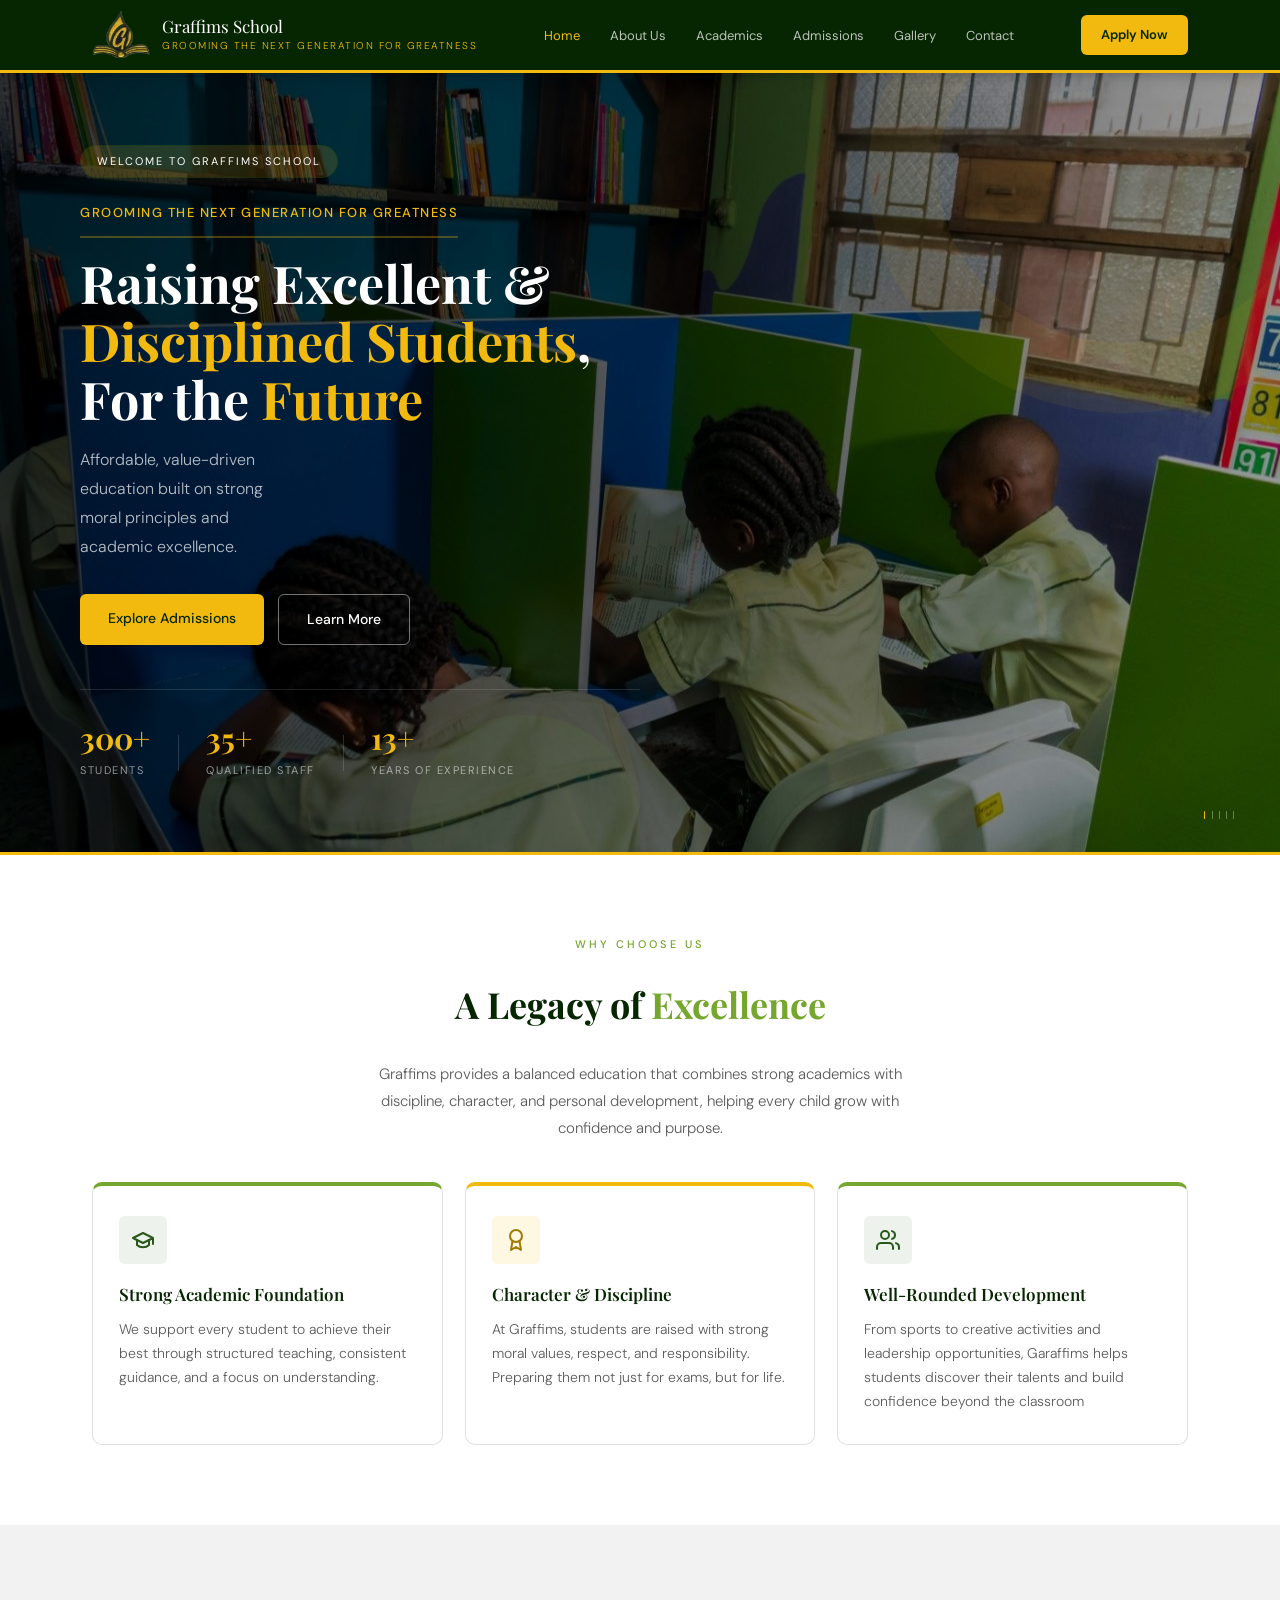
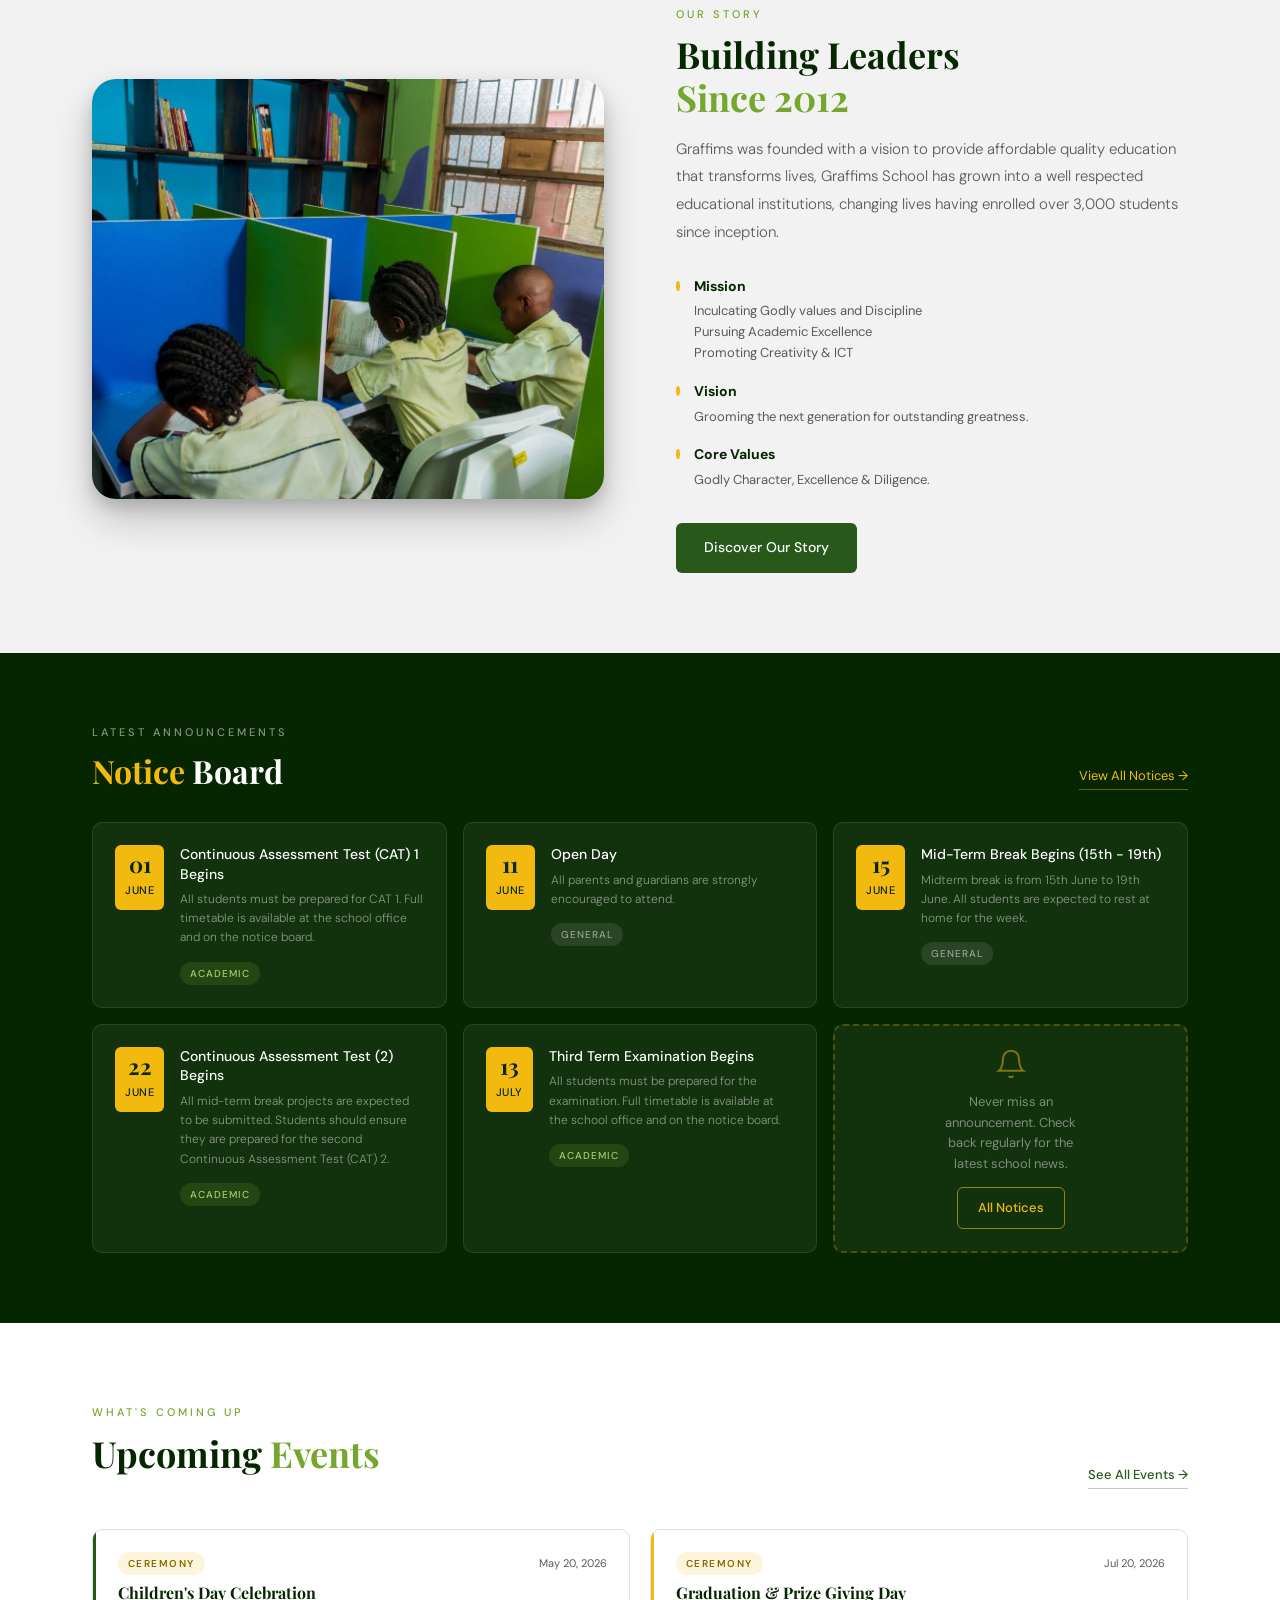
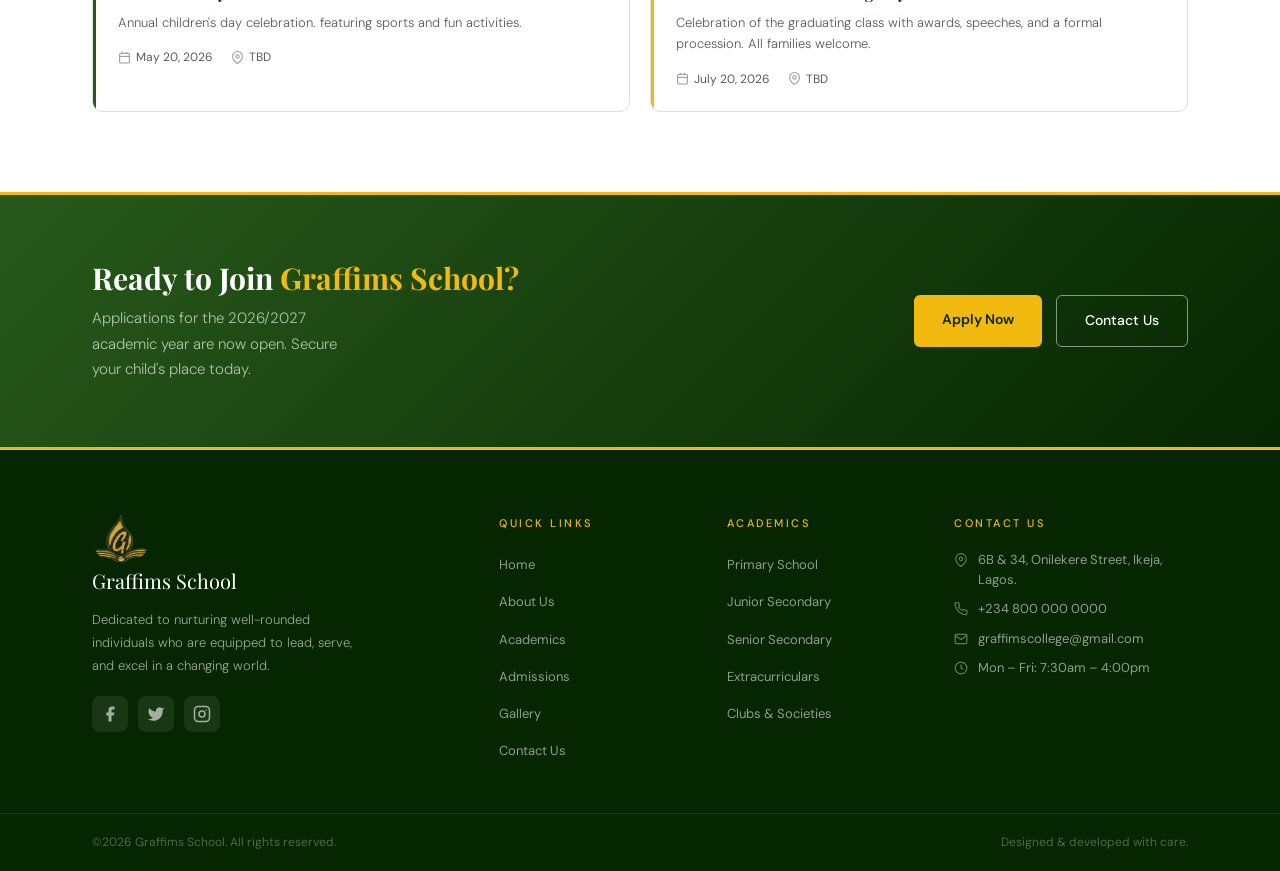
<file: index.html>
<!DOCTYPE html>
<html lang="en">

<head>
    <meta charset="UTF-8" />
    <meta name="viewport" content="width=device-width, initial-scale=1.0" />
    <meta name="description"
        content="Graffims School – Nurturing Minds, Building Futures. A premier school dedicated to academic excellence and holistic development." />
    <title>Graffims Schools| Home</title>

    <!-- Google Fonts -->
    <link rel="preconnect" href="https://fonts.googleapis.com" />
    <link rel="preconnect" href="https://fonts.gstatic.com" crossorigin />
    <link
        href="https://fonts.googleapis.com/css2?family=Playfair+Display:wght@600;700&family=DM+Sans:ital,wght@0,300;0,400;0,500;1,300&display=swap"
        rel="stylesheet" />

    <!-- Stylesheet -->
    <link rel="stylesheet" href="css/style.css" />
    <link rel="stylesheet" href="css/home.css" />
    <link rel="icon" type="image/png" href="images/logo/logo.png">
</head>

<body>

    <!-- ========== NAVIGATION ========== -->
    <header class="site-header">
        <nav class="navbar">
            <div class="nav-logo">
                <img src="images/logo/logo.png" alt="Graffims School Logo" class="logo-img" />
                <div class="logo-text">
                    <span class="logo-name">Graffims School</span>
                    <span class="logo-tagline">grooming the next generation for greatness</span>
                </div>
            </div>

            <ul class="nav-links" id="navLinks">
                <li><a href="index.html" class="active">Home</a></li>
                <li><a href="about.html">About Us</a></li>
                <li><a href="academics.html">Academics</a></li>
                <li><a href="admissions.html">Admissions</a></li>
                <li><a href="gallery.html">Gallery</a></li>
                <li><a href="contact.html">Contact</a></li>
            </ul>

            <a href="admissions.html" class="nav-cta">Apply Now</a>

            <!-- Hamburger for mobile -->
            <button class="hamburger" id="hamburger" aria-label="Toggle navigation">
                <span></span><span></span><span></span>
            </button>
        </nav>
    </header>


    <!-- ========== HERO SECTION ========== -->
    <!-- ========== HERO SECTION ========== -->
    <section class="hero" id="hero">

        <!-- ---- SLIDESHOW BACKGROUND ---- -->
        <!-- Add your own photos by replacing the src values below.
         Recommended size: 1600×900px or wider. 5 slides shown by default.
         You can add or remove slides freely — the JS handles any count. -->
        <div class="hero-slideshow" id="heroSlideshow" aria-hidden="true">
            <div class="hero-slide active" style="background-image: url('images/hero/slide-1.jpg');"></div>
            <div class="hero-slide" style="background-image: url('images/hero/slide-2.jpg');"></div>
            <div class="hero-slide" style="background-image: url('images/hero/slide-3.jpg');"></div>
            <div class="hero-slide" style="background-image: url('images/hero/slide-4.jpg');"></div>
            <div class="hero-slide" style="background-image: url('images/hero/slide-5.jpg');"></div>
        </div>

        <!-- Dark overlay so text stays readable over any photo -->
        <div class="hero-overlay" aria-hidden="true"></div>

        <!-- Decorative circles (sit above overlay, below content) -->
        <div class="hero-bg-circle hero-circle-1"></div>
        <div class="hero-bg-circle hero-circle-2"></div>

        <!-- ---- HERO CONTENT ---- -->
        <div class="hero-content">
            <div class="hero-badge">Welcome to Graffims School</div>
            <div class="hero-motto">grooming the next generation for greatness</div>
            <h1 class="hero-title">
                Raising Excellent & <span class="highlight">Disciplined Students</span>,<br />
                For the <span class="highlight">Future</span>
            </h1>
            <p class="hero-desc">
                Affordable, value-driven education built on strong moral principles and academic excellence.
            </p>
            <div class="hero-buttons">
                <a href="admissions.html" class="btn btn-primary">Explore Admissions</a>
                <a href="about.html" class="btn btn-outline">Learn More</a>
            </div>
            <div class="hero-stats">
                <div class="stat">
                    <strong>300+</strong>
                    <span>Students</span>
                </div>
                <div class="stat-divider"></div>
                <div class="stat">
                    <strong>35+</strong>
                    <span>Qualified Staff</span>
                </div>
                <div class="stat-divider"></div>
                <div class="stat">
                    <strong>13+</strong>
                    <span>Years of Experience</span>
                </div>
            </div>
        </div>

        <!-- ---- SLIDESHOW CONTROLS ---- -->
        <div class="hero-controls" aria-label="Slideshow controls">

            <!-- Prev / Next arrows -->
            <button class="hero-arrow hero-prev" id="heroPrev" aria-label="Previous slide">
                <svg width="20" height="20" viewBox="0 0 24 24" fill="none" stroke="currentColor" stroke-width="2.5">
                    <polyline points="15 18 9 12 15 6" />
                </svg>
            </button>
            <button class="hero-arrow hero-next" id="heroNext" aria-label="Next slide">
                <svg width="20" height="20" viewBox="0 0 24 24" fill="none" stroke="currentColor" stroke-width="2.5">
                    <polyline points="9 18 15 12 9 6" />
                </svg>
            </button>

            <!-- Dot indicators -->
            <div class="hero-dots" id="heroDots" role="tablist" aria-label="Slide indicators"></div>

            <!-- Play / Pause -->
            <button class="hero-playpause" id="heroPlayPause" aria-label="Pause slideshow">
                <!-- Pause icon (shown when playing) -->
                <svg class="icon-pause" width="16" height="16" viewBox="0 0 24 24" fill="currentColor">
                    <rect x="6" y="4" width="4" height="16" rx="1" />
                    <rect x="14" y="4" width="4" height="16" rx="1" />
                </svg>
                <!-- Play icon (shown when paused) -->
                <svg class="icon-play" width="16" height="16" viewBox="0 0 24 24" fill="currentColor"
                    style="display:none;">
                    <polygon points="5 3 19 12 5 21 5 3" />
                </svg>
            </button>

        </div>

        <!-- Progress bar at bottom of hero -->
        <div class="hero-progress-bar" aria-hidden="true">
            <div class="hero-progress-fill" id="heroProgressFill"></div>
        </div>

    </section>


    <!-- ========== WHY CHOOSE US ========== -->
    <section class="section section-light" id="why-us">
        <div class="container">
            <div class="section-header centered">
                <p class="section-label">Why Choose Us</p>
                <h2 class="section-title">A Legacy of <span class="text-green">Excellence</span></h2>
                <p class="section-sub">
                    Graffims provides a balanced education that combines strong academics with discipline, character, and personal development, helping every child grow with confidence and purpose.
                </p>
            </div>

            <div class="cards-grid three-col">

                <div class="feature-card">
                    <div class="feature-icon green-icon">
                        <svg width="24" height="24" viewBox="0 0 24 24" fill="none" stroke="currentColor"
                            stroke-width="2" stroke-linecap="round" stroke-linejoin="round">
                            <path d="M22 10v6M2 10l10-5 10 5-10 5z" />
                            <path d="M6 12v5c3 3 9 3 12 0v-5" />
                        </svg>
                    </div>
                    <h3>Strong Academic Foundation</h3>
                    <p>We support every student to achieve their best through structured teaching, consistent guidance, and a focus on understanding.</p>
                </div>

                <div class="feature-card featured">
                    <div class="feature-icon gold-icon">
                        <svg width="24" height="24" viewBox="0 0 24 24" fill="none" stroke="currentColor"
                            stroke-width="2" stroke-linecap="round" stroke-linejoin="round">
                            <circle cx="12" cy="8" r="6" />
                            <path d="M15.477 12.89L17 22l-5-3-5 3 1.523-9.11" />
                        </svg>
                    </div>
                    <h3>Character & Discipline</h3>
                    <p>At Graffims, students are raised with strong moral values, respect, and responsibility. Preparing them not just for exams, but for life.</p>
                </div>

                <div class="feature-card">
                    <div class="feature-icon green-icon">
                        <svg width="24" height="24" viewBox="0 0 24 24" fill="none" stroke="currentColor"
                            stroke-width="2" stroke-linecap="round" stroke-linejoin="round">
                            <path d="M17 21v-2a4 4 0 0 0-4-4H5a4 4 0 0 0-4 4v2" />
                            <circle cx="9" cy="7" r="4" />
                            <path d="M23 21v-2a4 4 0 0 0-3-3.87M16 3.13a4 4 0 0 1 0 7.75" />
                        </svg>
                    </div>
                    <h3>Well-Rounded Development</h3>
                    <p>From sports to creative activities and leadership opportunities, Garaffims helps students discover their talents and build confidence beyond the classroom</p>
                </div>

            </div>
        </div>
    </section>


    <!-- ========== ABOUT STRIP ========== -->
    <section class="section about-strip">
        <div class="container about-split">
            <div class="about-image-side">
                <img src="images/hero/about-strip.jpg" alt="Students at Graffims School" class="about-img" />
            </div>
            <div class="about-text-side">
                <p class="section-label">Our Story</p>
                <h2 class="section-title">Building Leaders<br /><span class="text-green">Since 2012</span></h2>
                <p class="about-desc">
                    Graffims was founded with a vision to provide affordable quality education that transforms lives, 
                    Graffims School has grown into a well respected educational institutions,
                    changing lives having enrolled over 3,000 students since inception.
                </p>
                <ul class="about-values">
                    <li>
                        <div class="value-dot"></div>
                        <div>
                            <strong>Mission</strong>
                            <p>
                                Inculcating Godly values and Discipline <br>
                                Pursuing Academic Excellence <br>
                                Promoting Creativity & ICT <br>
                            </p>
                        </div>
                    </li>
                    <li>
                        <div class="value-dot"></div>
                        <div>
                            <strong>Vision</strong>
                            <p>Grooming the next generation for outstanding greatness.</p>
                        </div>
                    </li>
                    <li>
                        <div class="value-dot"></div>
                        <div>
                            <strong>Core Values</strong>
                            <p>Godly Character, Excellence & Diligence.</p>
                        </div>
                    </li>
                </ul>
                <a href="about.html" class="btn btn-green">Discover Our Story</a>
            </div>
        </div>
    </section>


    <!-- ========== NOTICE BOARD ========== -->
    <section class="notice-board" id="notices">
        <div class="container">
            <div class="notice-header">
                <div>
                    <p class="section-label light-label">Latest Announcements</p>
                    <h2 class="notice-title"><span class="text-gold">Notice</span> Board</h2>
                </div>
                <a href="#notices" class="view-all-link">View All Notices &rarr;</a>
            </div>

            <div class="notices-grid">

                <div class="notice-item">
                    <div class="notice-date">
                        <strong>01</strong>
                        <span>June</span>
                    </div>
                    <div class="notice-body">
                        <h4>Continuous Assessment Test (CAT) 1 Begins </h4>
                        <p>
                            All students must be prepared for CAT 1. Full timetable is available at the school
                            office and on the notice board.
                        </p>
                        <span class="notice-tag academic-tag">Academic</span>
                    </div>
                </div>

                <div class="notice-item">
                    <div class="notice-date">
                        <strong>11</strong>
                        <span>June</span>
                    </div>
                    <div class="notice-body">
                        <h4>Open Day</h4>
                        <p> 
                            All parents and guardians are strongly
                            encouraged to attend.
                        </p>
                        <span class="notice-tag general-tag">General</span>
                    </div>
                </div>

                <div class="notice-item">
                    <div class="notice-date">
                        <strong>15</strong>
                        <span>June</span>
                    </div>
                    <div class="notice-body">
                        <h4> Mid-Term Break Begins (15th - 19th)</h4>
                        <p>
                            Midterm break is from 15th June to 19th June. All students are expected to rest
                            at home for the week.
                        </p>
                        <span class="notice-tag general-tag">General</span>
                    </div>
                </div>

                <div class="notice-item">
                    <div class="notice-date">
                        <strong>22</strong>
                        <span>June</span>
                    </div>
                    <div class="notice-body">
                        <h4>Continuous Assessment Test (2) Begins</h4>
                        <p>
                            All mid-term break projects are expected to be submitted.
                            Students should ensure they are prepared for the second Continuous Assessment Test (CAT) 2.
                        </p>
                        <span class="notice-tag academic-tag">Academic</span>
                    </div>
                </div>

                <div class="notice-item">
                    <div class="notice-date">
                        <strong>13</strong>
                        <span>July</span>
                    </div>
                    <div class="notice-body">
                        <h4>Third Term Examination Begins </h4>
                        <p>
                            All students must be prepared for the examination. Full timetable is available at the school
                            office and on the notice board.
                        </p>
                        <span class="notice-tag academic-tag">Academic</span>
                    </div>
                </div>

                <div class="notice-item notice-cta">
                    <div class="notice-cta-inner">
                        <div class="cta-bell">
                            <svg width="32" height="32" viewBox="0 0 24 24" fill="none" stroke="currentColor"
                                stroke-width="1.5">
                                <path d="M18 8A6 6 0 0 0 6 8c0 7-3 9-3 9h18s-3-2-3-9" />
                                <path d="M13.73 21a2 2 0 0 1-3.46 0" />
                            </svg>
                        </div>
                        <p>Never miss an announcement. Check back regularly for the latest school news.</p>
                        <a href="#" class="btn btn-gold-outline">All Notices</a>
                    </div>
                </div>

            </div>
        </div>
    </section>


    <!-- ========== UPCOMING EVENTS ========== -->
    <section class="section section-light" id="events">
        <div class="container">
            <div class="section-header">
                <div>
                    <p class="section-label">What's Coming Up</p>
                    <h2 class="section-title">Upcoming <span class="text-green">Events</span></h2>
                </div>
                <a href="#" class="view-all-btn">See All Events &rarr;</a>
            </div>

            <div class="events-grid">

                <div class="event-card">
                    <div class="event-stripe green-stripe"></div>
                    <div class="event-body">
                        <div class="event-top">
                            <span class="event-tag ceremony-tag">CEREMONY</span>
                            <span class="event-date-label">May 20, 2026</span>
                        </div>
                        <h4>Children's Day Celebration</h4>
                        <p>
                            Annual children's day celebration. featuring sports and fun activities.
                        </p>
                        <div class="event-meta">
                            <span>
                                <svg width="13" height="13" viewBox="0 0 24 24" fill="none" stroke="currentColor"
                                    stroke-width="2">
                                    <rect x="3" y="4" width="18" height="18" rx="2" />
                                    <line x1="16" y1="2" x2="16" y2="6" />
                                    <line x1="8" y1="2" x2="8" y2="6" />
                                    <line x1="3" y1="10" x2="21" y2="10" />
                                </svg>
                                May 20, 2026
                            </span>
                            <span>
                                <svg width="13" height="13" viewBox="0 0 24 24" fill="none" stroke="currentColor"
                                    stroke-width="2">
                                    <path d="M21 10c0 7-9 13-9 13s-9-6-9-13a9 9 0 0 1 18 0z" />
                                    <circle cx="12" cy="10" r="3" />
                                </svg>
                                TBD
                            </span>
                        </div>
                    </div>
                </div>

                <div class="event-card">
                    <div class="event-stripe gold-stripe"></div>
                    <div class="event-body">
                        <div class="event-top">
                            <span class="event-tag ceremony-tag">Ceremony</span>
                            <span class="event-date-label">Jul 20, 2026</span>
                        </div>
                        <h4>Graduation &amp; Prize Giving Day</h4>
                        <p>Celebration of the graduating class with awards, speeches, and a formal procession. All
                            families welcome.</p>
                        <div class="event-meta">
                            <span>
                                <svg width="13" height="13" viewBox="0 0 24 24" fill="none" stroke="currentColor"
                                    stroke-width="2">
                                    <rect x="3" y="4" width="18" height="18" rx="2" />
                                    <line x1="16" y1="2" x2="16" y2="6" />
                                    <line x1="8" y1="2" x2="8" y2="6" />
                                    <line x1="3" y1="10" x2="21" y2="10" />
                                </svg>
                                July 20, 2026
                            </span>
                            <span>
                                <svg width="13" height="13" viewBox="0 0 24 24" fill="none" stroke="currentColor"
                                    stroke-width="2">
                                    <path d="M21 10c0 7-9 13-9 13s-9-6-9-13a9 9 0 0 1 18 0z" />
                                    <circle cx="12" cy="10" r="3" />
                                </svg>
                                TBD
                            </span>
                        </div>
                    </div>
                </div>

            </div>
        </div>
    </section>


    <!-- ========== QUICK LINKS / CTA STRIP ========== -->
    <section class="cta-strip">
        <div class="container cta-inner">
            <div class="cta-text">
                <h2>Ready to Join <span>Graffims School?</span></h2>
                <p>Applications for the 2026/2027 academic year are now open. Secure your child's place today.</p>
            </div>
            <div class="cta-buttons">
                <a href="admissions.html" class="btn btn-gold">Apply Now</a>
                <a href="contact.html" class="btn btn-white-outline">Contact Us</a>
            </div>
        </div>
    </section>


    <!-- ========== FOOTER ========== -->
    <footer class="site-footer">
        <div class="container footer-grid">

            <div class="footer-brand">
                <img src="images/logo/logo.png" alt="Graffims School" class="footer-logo" />
                <div class="footer-school-name">Graffims School</div>
                <p>Dedicated to nurturing well-rounded individuals who are equipped to lead, serve, and excel in a
                    changing world.</p>
                <div class="footer-socials">
                    <!-- Replace # with real social media links -->
                    <a href="https://www.facebook.com/graffimsschoolinteernational" aria-label="Facebook" class="social-icon">
                        <svg width="18" height="18" viewBox="0 0 24 24" fill="currentColor">
                            <path d="M18 2h-3a5 5 0 0 0-5 5v3H7v4h3v8h4v-8h3l1-4h-4V7a1 1 0 0 1 1-1h3z" />
                        </svg>
                    </a>
                    <a href="" aria-label="Twitter" class="social-icon">
                        <svg width="18" height="18" viewBox="0 0 24 24" fill="currentColor">
                            <path
                                d="M23 3a10.9 10.9 0 0 1-3.14 1.53 4.48 4.48 0 0 0-7.86 3v1A10.66 10.66 0 0 1 3 4s-4 9 5 13a11.64 11.64 0 0 1-7 2c9 5 20 0 20-11.5a4.5 4.5 0 0 0-.08-.83A7.72 7.72 0 0 0 23 3z" />
                        </svg>
                    </a>
                    <a href="https://www.instagram.com/graffims_schools" aria-label="Instagram" class="social-icon">
                        <svg width="18" height="18" viewBox="0 0 24 24" fill="none" stroke="currentColor"
                            stroke-width="2">
                            <rect x="2" y="2" width="20" height="20" rx="5" />
                            <circle cx="12" cy="12" r="4" />
                            <circle cx="17.5" cy="6.5" r="1" fill="currentColor" stroke="none" />
                        </svg>
                    </a>
                </div>
            </div>

            <div class="footer-col">
                <h4>Quick Links</h4>
                <ul>
                    <li><a href="index.html">Home</a></li>
                    <li><a href="about.html">About Us</a></li>
                    <li><a href="academics.html">Academics</a></li>
                    <li><a href="admissions.html">Admissions</a></li>
                    <li><a href="gallery.html">Gallery</a></li>
                    <li><a href="contact.html">Contact Us</a></li>
                </ul>
            </div>

            <div class="footer-col">
                <h4>Academics</h4>
                <ul>
                    <li><a href="academics.html">Primary School</a></li>
                    <li><a href="academics.html">Junior Secondary</a></li>
                    <li><a href="academics.html">Senior Secondary</a></li>
                    <li><a href="academics.html">Extracurriculars</a></li>
                    <li><a href="academics.html">Clubs &amp; Societies</a></li>
                </ul>
            </div>

            <div class="footer-col">
                <h4>Contact Us</h4>
                <ul class="footer-contact-list">
                    <li>
                        <svg width="14" height="14" viewBox="0 0 24 24" fill="none" stroke="currentColor"
                            stroke-width="2">
                            <path d="M21 10c0 7-9 13-9 13s-9-6-9-13a9 9 0 0 1 18 0z" />
                            <circle cx="12" cy="10" r="3" />
                        </svg>
                        6B & 34, Onilekere Street, Ikeja, Lagos.
                    </li>
                    <li>
                        <svg width="14" height="14" viewBox="0 0 24 24" fill="none" stroke="currentColor"
                            stroke-width="2">
                            <path
                                d="M22 16.92v3a2 2 0 0 1-2.18 2 19.79 19.79 0 0 1-8.63-3.07A19.5 19.5 0 0 1 4.69 12 19.79 19.79 0 0 1 1.61 3.18 2 2 0 0 1 3.6 1h3a2 2 0 0 1 2 1.72c.127.96.361 1.903.7 2.81a2 2 0 0 1-.45 2.11L7.91 8.6a16 16 0 0 0 6.09 6.09l.97-.97a2 2 0 0 1 2.11-.45c.907.339 1.85.573 2.81.7A2 2 0 0 1 22 16.92z" />
                        </svg>
                        +234 800 000 0000
                    </li>
                    <li>
                        <svg width="14" height="14" viewBox="0 0 24 24" fill="none" stroke="currentColor"
                            stroke-width="2">
                            <path d="M4 4h16c1.1 0 2 .9 2 2v12c0 1.1-.9 2-2 2H4c-1.1 0-2-.9-2-2V6c0-1.1.9-2 2-2z" />
                            <polyline points="22,6 12,13 2,6" />
                        </svg>
                        graffimscollege@gmail.com
                    </li>
                    <li>
                        <svg width="14" height="14" viewBox="0 0 24 24" fill="none" stroke="currentColor"
                            stroke-width="2">
                            <circle cx="12" cy="12" r="10" />
                            <polyline points="12 6 12 12 16 14" />
                        </svg>
                        Mon – Fri: 7:30am – 4:00pm
                    </li>
                </ul>
            </div>

        </div>

        <div class="footer-bottom">
            <div class="container footer-bottom-inner">
                <p>&copy;2026 Graffims School. All rights reserved.</p>
                <p>Designed &amp; developed with care.</p>
            </div>
        </div>
    </footer>


    <!-- ========== JAVASCRIPT ========== -->
    <script src="javascript/main.js"></script>
</body>

</html>
</file>
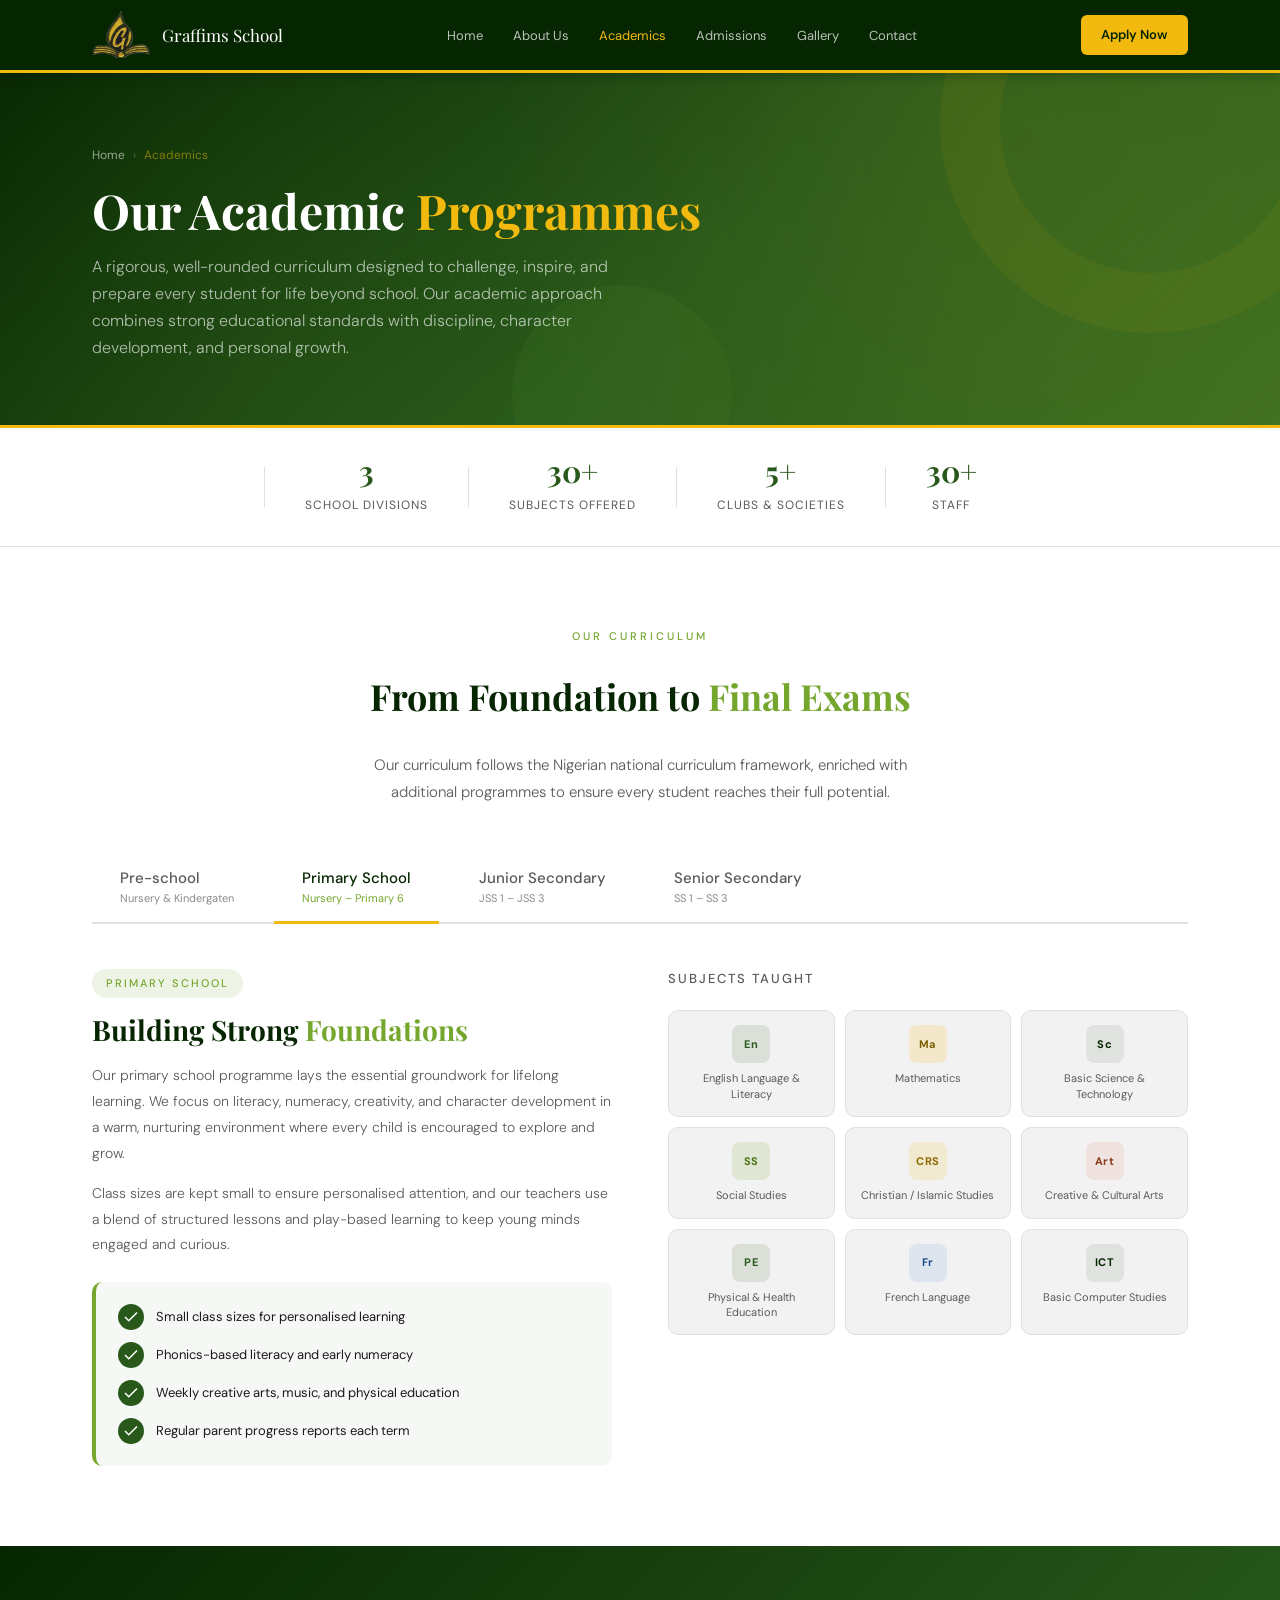
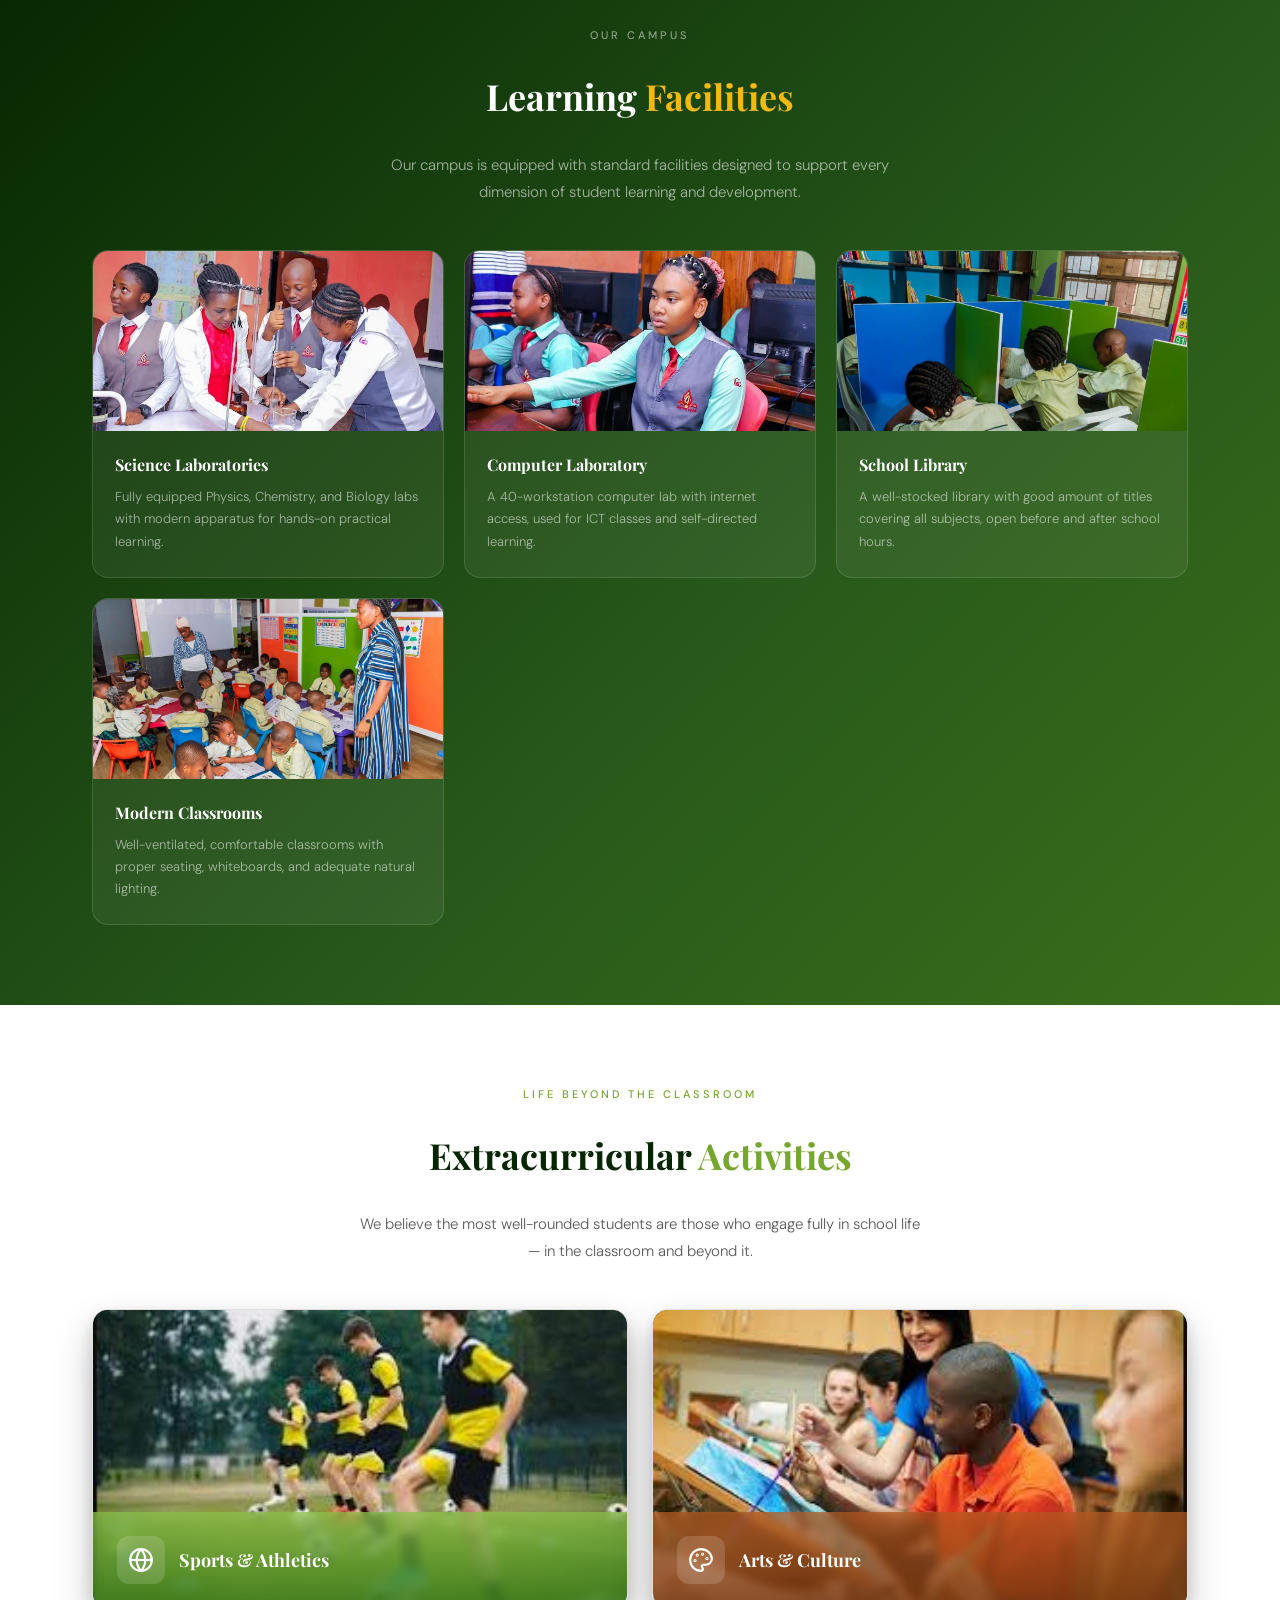
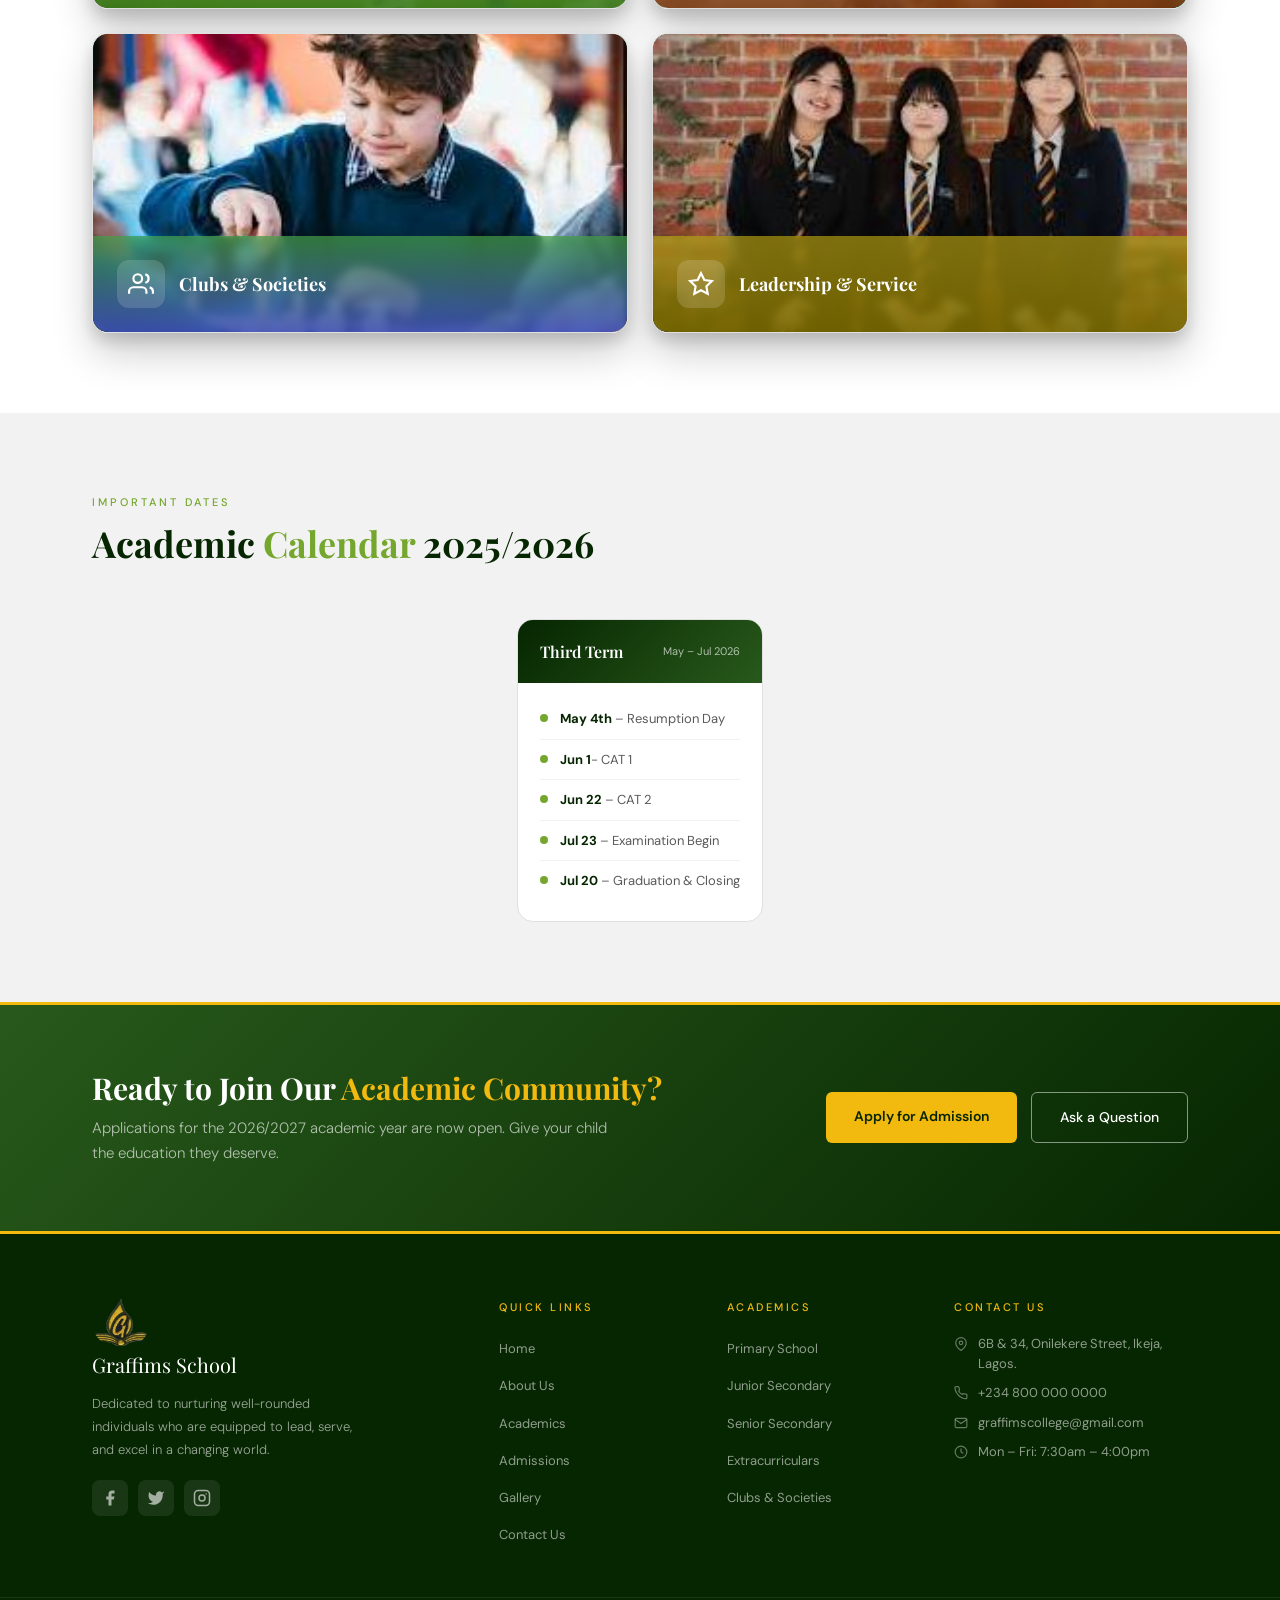
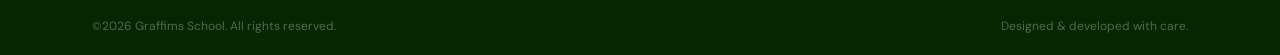
<file: academics.html>
<!DOCTYPE html>
<html lang="en">

<head>
    <meta charset="UTF-8" />
    <meta name="viewport" content="width=device-width, initial-scale=1.0" />
    <meta name="description"
        content="Explore Graffims School's academic programmes – Primary, Junior Secondary, Senior Secondary, and a rich range of extracurricular activities." />
    <title>Academics | Graffims School</title>

    <!-- Google Fonts -->
    <link rel="preconnect" href="https://fonts.googleapis.com" />
    <link rel="preconnect" href="https://fonts.gstatic.com" crossorigin />
    <link
        href="https://fonts.googleapis.com/css2?family=Playfair+Display:wght@600;700&family=DM+Sans:ital,wght@0,300;0,400;0,500;1,300&display=swap"
        rel="stylesheet" />

    <!-- Stylesheets -->
    <link rel="stylesheet" href="css/style.css" />
    <link rel="stylesheet" href="css/academics.css" />
    <link rel="icon" type="image/png" href="images/logo/logo.png">
</head>

<body>

    <!-- ========== NAVIGATION ========== -->
    <header class="site-header">
        <nav class="navbar">
            <div class="nav-logo">
                <img src="images/logo/logo.png" alt="Graffims School Logo" class="logo-img" />
                <div class="logo-text">
                    <span class="logo-name">Graffims School</span>
                </div>
            </div>

            <ul class="nav-links" id="navLinks">
                <li><a href="index.html">Home</a></li>
                <li><a href="about.html">About Us</a></li>
                <li><a href="academics.html" class="active">Academics</a></li>
                <li><a href="admissions.html">Admissions</a></li>
                <li><a href="gallery.html">Gallery</a></li>
                <li><a href="contact.html">Contact</a></li>
            </ul>

            <a href="admissions.html" class="nav-cta">Apply Now</a>

            <!-- Hamburger for mobile -->
            <button class="hamburger" id="hamburger" aria-label="Toggle navigation">
                <span></span><span></span><span></span>
            </button>
        </nav>
    </header>


    <!-- ========== PAGE HERO ========== -->
    <section class="page-hero">
        <div class="page-hero-bg"></div>
        <div class="container page-hero-content">
            <div class="breadcrumb">
                <a href="index.html">Home</a>
                <span>&rsaquo;</span>
                <span class="current">Academics</span>
            </div>
            <h1>Our Academic <span class="highlight">Programmes</span></h1>
            <p>A rigorous, well-rounded curriculum designed to challenge, inspire, and prepare every student for life beyond school.
               Our academic approach combines strong educational standards with discipline, character development, and personal growth.
            </p>
        </div>
        <div class="hero-deco-circle deco-1"></div>
        <div class="hero-deco-circle deco-2"></div>
    </section>


    <!-- ========== ACADEMICS OVERVIEW STATS ========== -->
    <section class="academics-stats-bar">
        <div class="container stats-bar-inner">
            <div class="astat-divider"></div>
            <div class="astat">
                <strong>3</strong>
                <span>School Divisions</span>
            </div>
            <div class="astat-divider"></div>
            <div class="astat">
                <strong>30+</strong>
                <span>Subjects Offered</span>
            </div>
            <div class="astat-divider"></div>
            <div class="astat">
                <strong>5+</strong>
                <span>Clubs &amp; Societies</span>
            </div>
            <div class="astat-divider"></div>
            <div class="astat">
                <strong>30+</strong>
                <span>Staff</span>
            </div>
        </div>
    </section>


    <!-- ========== CURRICULUM OVERVIEW ========== -->
    <section class="section section-light" id="curriculum">
        <div class="container">
            <div class="section-header centered">
                <p class="section-label">Our Curriculum</p>
                <h2 class="section-title">From Foundation to <span class="text-green">Final Exams</span></h2>
                <p class="section-sub">Our curriculum follows the Nigerian national curriculum framework, enriched with
                    additional programmes to ensure every student reaches their full potential.</p>
            </div>

            <!-- Programme Tabs -->
            <div class="prog-tabs" id="progTabs">
                <button class="prog-tab" data-target="preschool">
                    <span class="tab-label">Pre-school</span>
                    <span class="tab-sub">Nursery & Kindergaten</span>
                </button>
                <button class="prog-tab active" data-target="primary">
                    <span class="tab-label">Primary School</span>
                    <span class="tab-sub">Nursery – Primary 6</span>
                </button>
                <button class="prog-tab" data-target="junior">
                    <span class="tab-label">Junior Secondary</span>
                    <span class="tab-sub">JSS 1 – JSS 3</span>
                </button>
                <button class="prog-tab" data-target="senior">
                    <span class="tab-label">Senior Secondary</span>
                    <span class="tab-sub">SS 1 – SS 3</span>
                </button>
            </div>

            <!-- PRIMARY -->
            <div class="prog-panel active" id="prog-primary">
                <div class="prog-split">
                    <div class="prog-info">
                        <div class="prog-badge primary-badge">Primary School</div>
                        <h3>Building Strong <span class="text-green">Foundations</span></h3>
                        <p class="prog-desc">Our primary school programme lays the essential groundwork for lifelong
                            learning. We focus on literacy, numeracy, creativity, and character development in a warm,
                            nurturing environment where every child is encouraged to explore and grow.</p>
                        <p class="prog-desc">Class sizes are kept small to ensure personalised attention, and our
                            teachers use a blend of structured lessons and play-based learning to keep young minds
                            engaged and curious.</p>
                        <div class="prog-highlights">
                            <div class="prog-highlight-item">
                                <div class="phi-icon">
                                    <svg width="18" height="18" viewBox="0 0 24 24" fill="none" stroke="currentColor"
                                        stroke-width="2">
                                        <polyline points="20 6 9 17 4 12" />
                                    </svg>
                                </div>
                                <span>Small class sizes for personalised learning</span>
                            </div>
                            <div class="prog-highlight-item">
                                <div class="phi-icon">
                                    <svg width="18" height="18" viewBox="0 0 24 24" fill="none" stroke="currentColor"
                                        stroke-width="2">
                                        <polyline points="20 6 9 17 4 12" />
                                    </svg>
                                </div>
                                <span>Phonics-based literacy and early numeracy</span>
                            </div>
                            <div class="prog-highlight-item">
                                <div class="phi-icon">
                                    <svg width="18" height="18" viewBox="0 0 24 24" fill="none" stroke="currentColor"
                                        stroke-width="2">
                                        <polyline points="20 6 9 17 4 12" />
                                    </svg>
                                </div>
                                <span>Weekly creative arts, music, and physical education</span>
                            </div>
                            <div class="prog-highlight-item">
                                <div class="phi-icon">
                                    <svg width="18" height="18" viewBox="0 0 24 24" fill="none" stroke="currentColor"
                                        stroke-width="2">
                                        <polyline points="20 6 9 17 4 12" />
                                    </svg>
                                </div>
                                <span>Regular parent progress reports each term</span>
                            </div>
                        </div>
                    </div>
                    <div class="prog-subjects">
                        <h4>Subjects Taught</h4>
                        <div class="subjects-grid">
                            <div class="subject-card">
                                <div class="subj-icon eng-icon">En</div>
                                <span>English Language &amp; Literacy</span>
                            </div>
                            <div class="subject-card">
                                <div class="subj-icon math-icon">Ma</div>
                                <span>Mathematics</span>
                            </div>
                            <div class="subject-card">
                                <div class="subj-icon sci-icon">Sc</div>
                                <span>Basic Science &amp; Technology</span>
                            </div>
                            <div class="subject-card">
                                <div class="subj-icon soc-icon">SS</div>
                                <span>Social Studies</span>
                            </div>
                            <div class="subject-card">
                                <div class="subj-icon rel-icon">CRS</div>
                                <span>Christian / Islamic Studies</span>
                            </div>
                            <div class="subject-card">
                                <div class="subj-icon art-icon">Art</div>
                                <span>Creative &amp; Cultural Arts</span>
                            </div>
                            <div class="subject-card">
                                <div class="subj-icon pe-icon">PE</div>
                                <span>Physical &amp; Health Education</span>
                            </div>
                            <div class="subject-card">
                                <div class="subj-icon lang-icon">Fr</div>
                                <span>French Language</span>
                            </div>
                            <div class="subject-card">
                                <div class="subj-icon comp-icon">ICT</div>
                                <span>Basic Computer Studies</span>
                            </div>
                        </div>
                    </div>
                </div>
            </div>

            <!-- PRESCHOOL -->
            <div class="prog-panel" id="prog-preschool">
                <div class="prog-split">
                    <div class="prog-info">
                        <div class="prog-badge primary-badge">Pre-school</div>
                        <h3>Where Every <span class="text-green">Journey Begins </span></h3>
                        <p class="prog-desc">
                           Our Preschool programme creates a warm, joyful first experience of school life. We focus on nurturing curiosity, 
                           building confidence, and developing early social skills in a safe, play-centred environment where every child feels seen,
                           valued, and ready to learn.
                        </p>
                        <p class="prog-desc">
                            Our caregivers and teachers work closely with families to ensure a smooth transition
                            into school life, blending gentle structure
                            with imaginative, hands-on exploration to spark a lifelong love of learning.
                        </p>
                        <div class="prog-highlights">
                            <div class="prog-highlight-item">
                                <div class="phi-icon">
                                    <svg width="18" height="18" viewBox="0 0 24 24" fill="none" stroke="currentColor"
                                        stroke-width="2">
                                        <polyline points="20 6 9 17 4 12" />
                                    </svg>
                                </div>
                                <span>Play-based learning rooted in child development principles.</span>
                            </div>
                            <div class="prog-highlight-item">
                                <div class="phi-icon">
                                    <svg width="18" height="18" viewBox="0 0 24 24" fill="none" stroke="currentColor"
                                        stroke-width="2">
                                        <polyline points="20 6 9 17 4 12" />
                                    </svg>
                                </div>
                                <span>Early language, communication, and pre-literacy skills</span>
                            </div>
                            <div class="prog-highlight-item">
                                <div class="phi-icon">
                                    <svg width="18" height="18" viewBox="0 0 24 24" fill="none" stroke="currentColor"
                                        stroke-width="2">
                                        <polyline points="20 6 9 17 4 12" />
                                    </svg>
                                </div>
                                <span>Regular parent communication and developmental updates.</span>
                            </div>
                            <div class="prog-highlight-item">
                                <div class="phi-icon">
                                    <svg width="18" height="18" viewBox="0 0 24 24" fill="none" stroke="currentColor"
                                        stroke-width="2">
                                        <polyline points="20 6 9 17 4 12" />
                                    </svg>
                                </div>
                                <span>Creative arts, storytelling, music, and movement activities</span>
                            </div>
                        </div>
                    </div>
                    <div class="prog-subjects">
                        <h4>Subjects Taught</h4>
                        <div class="subjects-grid">
                            <div class="subject-card">
                                <div class="subj-icon eng-icon">LW</div>
                                <span>Letter Work</span>
                            </div>
                            <div class="subject-card">
                                <div class="subj-icon math-icon">NW</div>
                                <span>Number Work</span>
                            </div>
                            <div class="subject-card">
                                <div class="subj-icon sci-icon">S & R</div>
                                <span>Songs &amp; Rhymes</span>
                            </div>
                            <div class="subject-card">
                                <div class="subj-icon soc-icon">Sc</div>
                                <span>Science</span>
                            </div>
                            <div class="subject-card">
                                <div class="subj-icon rel-icon">CA</div>
                                <span>Creative Arts & Crafts</span>
                            </div>
                            <div class="subject-card">
                                <div class="subj-icon art-icon">HW</div>
                                <span>Hand Writing</span>
                            </div>
                        </div>
                    </div>
                </div>
            </div>

            <!-- JUNIOR SECONDARY -->
            <div class="prog-panel" id="prog-junior">
                <div class="prog-split">
                    <div class="prog-info">
                        <div class="prog-badge junior-badge">Junior Secondary</div>
                        <h3>Broadening <span class="text-green">Horizons</span></h3>
                        <p class="prog-desc">JSS builds on primary foundations with a broader, more structured
                            curriculum. Students begin to explore a wider range of subjects and develop the study
                            habits, critical thinking, and academic discipline that will carry them through senior
                            school.</p>
                        <p class="prog-desc">The three-year JSS programme culminates in the Basic Education Certificate
                            Examination (BECE), for which our students are rigorously prepared by experienced subject
                            specialists.</p>
                        <div class="prog-highlights">
                            <div class="prog-highlight-item">
                                <div class="phi-icon">
                                    <svg width="18" height="18" viewBox="0 0 24 24" fill="none" stroke="currentColor"
                                        stroke-width="2">
                                        <polyline points="20 6 9 17 4 12" />
                                    </svg>
                                </div>
                                <span>Subject specialist teachers for all core subjects</span>
                            </div>
                            <div class="prog-highlight-item">
                                <div class="phi-icon">
                                    <svg width="18" height="18" viewBox="0 0 24 24" fill="none" stroke="currentColor"
                                        stroke-width="2">
                                        <polyline points="20 6 9 17 4 12" />
                                    </svg>
                                </div>
                                <span>BECE preparation from JSS 2 onward</span>
                            </div>
                            <div class="prog-highlight-item">
                                <div class="phi-icon">
                                    <svg width="18" height="18" viewBox="0 0 24 24" fill="none" stroke="currentColor"
                                        stroke-width="2">
                                        <polyline points="20 6 9 17 4 12" />
                                    </svg>
                                </div>
                                <span>Introduction to laboratory science and ICT</span>
                            </div>
                            <div class="prog-highlight-item">
                                <div class="phi-icon">
                                    <svg width="18" height="18" viewBox="0 0 24 24" fill="none" stroke="currentColor"
                                        stroke-width="2">
                                        <polyline points="20 6 9 17 4 12" />
                                    </svg>
                                </div>
                                <span>Guided career exploration and subject counselling</span>
                            </div>
                        </div>
                    </div>
                    <div class="prog-subjects">
                        <h4>Subjects Taught</h4>
                        <div class="subjects-grid">
                            <div class="subject-card">
                                <div class="subj-icon eng-icon">En</div>
                                <span>English Language</span>
                            </div>
                            <div class="subject-card">
                                <div class="subj-icon math-icon">Ma</div>
                                <span>Mathematics</span>
                            </div>
                            <div class="subject-card">
                                <div class="subj-icon sci-icon">ISc</div>
                                <span>Integrated Science</span>
                            </div>
                            <div class="subject-card">
                                <div class="subj-icon soc-icon">SS</div>
                                <span>Social Studies</span>
                            </div>
                            <div class="subject-card">
                                <div class="subj-icon rel-icon">CRS</div>
                                <span>Christian / Islamic Studies</span>
                            </div>
                            <div class="subject-card">
                                <div class="subj-icon lang-icon">Fr</div>
                                <span>French Language</span>
                            </div>
                            <div class="subject-card">
                                <div class="subj-icon bus-icon">BS</div>
                                <span>Business Studies</span>
                            </div>
                            <div class="subject-card">
                                <div class="subj-icon art-icon">Art</div>
                                <span>Creative &amp; Cultural Arts</span>
                            </div>
                            <div class="subject-card">
                                <div class="subj-icon comp-icon">ICT</div>
                                <span>Computer Studies</span>
                            </div>
                            <div class="subject-card">
                                <div class="subj-icon civic-icon">Civ</div>
                                <span>Civic Education</span>
                            </div>
                            <div class="subject-card">
                                <div class="subj-icon pe-icon">PE</div>
                                <span>Physical Education</span>
                            </div>
                            <div class="subject-card">
                                <div class="subj-icon agric-icon">Ag</div>
                                <span>Agricultural Science</span>
                            </div>
                        </div>
                    </div>
                </div>
            </div>

            <!-- SENIOR SECONDARY -->
            <div class="prog-panel" id="prog-senior">
                <div class="prog-split">
                    <div class="prog-info">
                        <div class="prog-badge senior-badge">Senior Secondary</div>
                        <h3>Preparing for <span class="text-green">the World</span></h3>
                        <p class="prog-desc">Our SS programme is the most academically intensive phase of school life at
                            Graffims. Students choose from three specialisation tracks — Sciences, Arts, or
                            Commercials — and are prepared comprehensively for WAEC and NECO examinations.</p>
                        <p class="prog-desc">Our dedicated SS teachers focus on exam technique, deep subject mastery,
                            and university entrance preparation. Regular mock exams and personalised coaching ensure no
                            student is left behind.</p>
                        <div class="prog-highlights">
                            <div class="prog-highlight-item">
                                <div class="phi-icon">
                                    <svg width="18" height="18" viewBox="0 0 24 24" fill="none" stroke="currentColor"
                                        stroke-width="2">
                                        <polyline points="20 6 9 17 4 12" />
                                    </svg>
                                </div>
                                <span>Three specialisation tracks: Sciences, Arts, Commercials</span>
                            </div>
                            <div class="prog-highlight-item">
                                <div class="phi-icon">
                                    <svg width="18" height="18" viewBox="0 0 24 24" fill="none" stroke="currentColor"
                                        stroke-width="2">
                                        <polyline points="20 6 9 17 4 12" />
                                    </svg>
                                </div>
                                <span>Full WAEC &amp; NECO preparation and mock exams</span>
                            </div>
                            <div class="prog-highlight-item">
                                <div class="phi-icon">
                                    <svg width="18" height="18" viewBox="0 0 24 24" fill="none" stroke="currentColor"
                                        stroke-width="2">
                                        <polyline points="20 6 9 17 4 12" />
                                    </svg>
                                </div>
                                <span>University entrance (JAMB/UTME) coaching programme</span>
                            </div>
                            <div class="prog-highlight-item">
                                <div class="phi-icon">
                                    <svg width="18" height="18" viewBox="0 0 24 24" fill="none" stroke="currentColor"
                                        stroke-width="2">
                                        <polyline points="20 6 9 17 4 12" />
                                    </svg>
                                </div>
                                <span>Career counselling and post-school guidance</span>
                            </div>
                        </div>
                    </div>
                    <div class="prog-subjects">
                        <h4>Subjects by Track</h4>
                        <div class="track-tabs">
                            <button class="track-btn active" data-track="sciences">Sciences</button>
                            <button class="track-btn" data-track="arts">Arts</button>
                            <button class="track-btn" data-track="commercials">Commercials</button>
                        </div>
                        <div class="track-panel active" id="track-sciences">
                            <div class="subjects-grid">
                                <div class="subject-card">
                                    <div class="subj-icon eng-icon">En</div><span>English Language</span>
                                </div>
                                <div class="subject-card">
                                    <div class="subj-icon math-icon">Ma</div><span>Mathematics</span>
                                </div>
                                <div class="subject-card">
                                    <div class="subj-icon sci-icon">Phy</div><span>Physics</span>
                                </div>
                                <div class="subject-card">
                                    <div class="subj-icon sci-icon">Chem</div><span>Chemistry</span>
                                </div>
                                <div class="subject-card">
                                    <div class="subj-icon sci-icon">Bio</div><span>Biology</span>
                                </div>
                                <div class="subject-card">
                                    <div class="subj-icon comp-icon">ICT</div><span>Computer Science</span>
                                </div>
                                <div class="subject-card">
                                    <div class="subj-icon agric-icon">Ag</div><span>Agricultural Science</span>
                                </div>
                                <div class="subject-card">
                                    <div class="subj-icon soc-icon">Geo</div><span>Geography</span>
                                </div>
                            </div>
                        </div>
                        <div class="track-panel" id="track-arts">
                            <div class="subjects-grid">
                                <div class="subject-card">
                                    <div class="subj-icon eng-icon">En</div><span>English Language</span>
                                </div>
                                <div class="subject-card">
                                    <div class="subj-icon math-icon">Ma</div><span>Mathematics</span>
                                </div>
                                <div class="subject-card">
                                    <div class="subj-icon art-icon">Lit</div><span>Literature in English</span>
                                </div>
                                <div class="subject-card">
                                    <div class="subj-icon soc-icon">Hist</div><span>History</span>
                                </div>
                                <div class="subject-card">
                                    <div class="subj-icon civic-icon">Gov</div><span>Government</span>
                                </div>
                                <div class="subject-card">
                                    <div class="subj-icon lang-icon">Fr</div><span>French Language</span>
                                </div>
                                <div class="subject-card">
                                    <div class="subj-icon rel-icon">CRS</div><span>Christian / Islamic Studies</span>
                                </div>
                                <div class="subject-card">
                                    <div class="subj-icon art-icon">FA</div><span>Fine Art</span>
                                </div>
                            </div>
                        </div>
                        <div class="track-panel" id="track-commercials">
                            <div class="subjects-grid">
                                <div class="subject-card">
                                    <div class="subj-icon eng-icon">En</div><span>English Language</span>
                                </div>
                                <div class="subject-card">
                                    <div class="subj-icon math-icon">Ma</div><span>Mathematics</span>
                                </div>
                                <div class="subject-card">
                                    <div class="subj-icon bus-icon">Econ</div><span>Economics</span>
                                </div>
                                <div class="subject-card">
                                    <div class="subj-icon bus-icon">Acct</div><span>Financial Accounting</span>
                                </div>
                                <div class="subject-card">
                                    <div class="subj-icon bus-icon">Com</div><span>Commerce</span>
                                </div>
                                <div class="subject-card">
                                    <div class="subj-icon civic-icon">Gov</div><span>Government</span>
                                </div>
                                <div class="subject-card">
                                    <div class="subj-icon comp-icon">ICT</div><span>Computer Studies</span>
                                </div>
                                <div class="subject-card">
                                    <div class="subj-icon bus-icon">BS</div><span>Business Studies</span>
                                </div>
                            </div>
                        </div>
                    </div>
                </div>
            </div>

        </div>
    </section>


    <!-- ========== FACILITIES ========== -->
    <section class="section facilities-section" id="facilities">
        <div class="container">
            <div class="section-header centered">
                <p class="section-label light-label">Our Campus</p>
                <h2 class="section-title" style="color:var(--white);">Learning <span class="text-gold">Facilities</span>
                </h2>
                <p class="section-sub" style="color:rgba(255,255,255,0.6); margin: 0 auto;">Our campus is equipped with
                    standard facilities designed to support every dimension of student learning and development.</p>
            </div>
            <div class="facilities-grid">

                <div class="facility-card">
                    <div class="facility-img-wrap">
                        <img src="images/facilities/science-lab.JPG" alt="Science Laboratory" class="facility-img" />
                        <div class="facility-img-fallback">
                            <svg width="36" height="36" viewBox="0 0 24 24" fill="none" stroke="currentColor"
                                stroke-width="1.5">
                                <path
                                    d="M9 3H5a2 2 0 0 0-2 2v4m6-6h10a2 2 0 0 1 2 2v4M9 3v18m0 0h10a2 2 0 0 0 2-2V9M9 21H5a2 2 0 0 1-2-2V9m0 0h18" />
                            </svg>
                        </div>
                    </div>
                    <div class="facility-info">
                        <h4>Science Laboratories</h4>
                        <p>Fully equipped Physics, Chemistry, and Biology labs with modern apparatus for hands-on
                            practical learning.</p>
                    </div>
                </div>

                <div class="facility-card">
                    <div class="facility-img-wrap">
                        <img src="images/facilities/computer-lab.JPG" alt="Computer Laboratory" class="facility-img" />
                        <div class="facility-img-fallback">
                            <svg width="36" height="36" viewBox="0 0 24 24" fill="none" stroke="currentColor"
                                stroke-width="1.5">
                                <rect x="2" y="3" width="20" height="14" rx="2" />
                                <line x1="8" y1="21" x2="16" y2="21" />
                                <line x1="12" y1="17" x2="12" y2="21" />
                            </svg>
                        </div>
                    </div>
                    <div class="facility-info">
                        <h4>Computer Laboratory</h4>
                        <p>A 40-workstation computer lab with internet access, used for ICT classes and self-directed
                            learning.</p>
                    </div>
                </div>

                <div class="facility-card">
                    <div class="facility-img-wrap">
                        <img src="images/facilities/library.jpg" alt="School Library" class="facility-img" />
                        <div class="facility-img-fallback">
                            <svg width="36" height="36" viewBox="0 0 24 24" fill="none" stroke="currentColor"
                                stroke-width="1.5">
                                <path d="M4 19.5A2.5 2.5 0 0 1 6.5 17H20" />
                                <path d="M6.5 2H20v20H6.5A2.5 2.5 0 0 1 4 19.5v-15A2.5 2.5 0 0 1 6.5 2z" />
                            </svg>
                        </div>
                    </div>
                    <div class="facility-info">
                        <h4>School Library</h4>
                        <p>A well-stocked library with good amount of titles covering all subjects, open before and after
                            school hours.</p>
                    </div>
                </div>

                
                <div class="facility-card">
                    <div class="facility-img-wrap">
                        <img src="images/facilities/classrooms.jpg" alt="Classrooms" class="facility-img" />
                        <div class="facility-img-fallback">
                            <svg width="36" height="36" viewBox="0 0 24 24" fill="none" stroke="currentColor"
                                stroke-width="1.5">
                                <path d="M2 3h6a4 4 0 0 1 4 4v14a3 3 0 0 0-3-3H2z" />
                                <path d="M22 3h-6a4 4 0 0 0-4 4v14a3 3 0 0 1 3-3h7z" />
                            </svg>
                        </div>
                    </div>
                    <div class="facility-info">
                        <h4>Modern Classrooms</h4>
                        <p>Well-ventilated, comfortable classrooms with proper seating, whiteboards, and adequate
                            natural lighting.</p>
                    </div>
                </div>

            </div>
        </div>
    </section>


    <!-- ========== EXTRACURRICULARS ========== -->
    <section class="section section-light" id="extracurricular">
        <div class="container">
            <div class="section-header centered">
                <p class="section-label">Life Beyond the Classroom</p>
                <h2 class="section-title">Extracurricular <span class="text-green">Activities</span></h2>
                <p class="section-sub">We believe the most well-rounded students are those who engage fully in school
                    life — in the classroom and beyond it.</p>
            </div>

            <div class="extra-grid">

                <div class="extra-category">
                    <div class="extra-cat-header sports-header">
                        <div class="extra-cat-icon">
                            <svg width="26" height="26" viewBox="0 0 24 24" fill="none" stroke="currentColor"
                                stroke-width="2">
                                <circle cx="12" cy="12" r="10" />
                                <path
                                    d="M12 2a15.3 15.3 0 0 1 4 10 15.3 15.3 0 0 1-4 10 15.3 15.3 0 0 1-4-10 15.3 15.3 0 0 1 4-10z" />
                                <line x1="2" y1="12" x2="22" y2="12" />
                            </svg>
                        </div>
                        <h3>Sports &amp; Athletics</h3>
                    </div>
                </div>

                <div class="extra-category">
                    <div class="extra-cat-header arts-header">
                        <div class="extra-cat-icon">
                            <svg width="26" height="26" viewBox="0 0 24 24" fill="none" stroke="currentColor"
                                stroke-width="2">
                                <circle cx="13.5" cy="6.5" r=".5" />
                                <circle cx="17.5" cy="10.5" r=".5" />
                                <circle cx="8.5" cy="7.5" r=".5" />
                                <circle cx="6.5" cy="12.5" r=".5" />
                                <path
                                    d="M12 2C6.5 2 2 6.5 2 12s4.5 10 10 10c.926 0 1.648-.746 1.648-1.688 0-.437-.18-.835-.437-1.125-.29-.289-.438-.652-.438-1.125a1.64 1.64 0 0 1 1.668-1.668h1.996c3.051 0 5.555-2.503 5.555-5.554C21.965 6.012 17.461 2 12 2z" />
                            </svg>
                        </div>
                        <h3>Arts &amp; Culture</h3>
                    </div>
                </div>

                <div class="extra-category">
                    <div class="extra-cat-header clubs-header">
                        <div class="extra-cat-icon">
                            <svg width="26" height="26" viewBox="0 0 24 24" fill="none" stroke="currentColor"
                                stroke-width="2">
                                <path d="M17 21v-2a4 4 0 0 0-4-4H5a4 4 0 0 0-4 4v2" />
                                <circle cx="9" cy="7" r="4" />
                                <path d="M23 21v-2a4 4 0 0 0-3-3.87" />
                                <path d="M16 3.13a4 4 0 0 1 0 7.75" />
                            </svg>
                        </div>
                        <h3>Clubs &amp; Societies</h3>
                    </div>
                </div>

                <div class="extra-category">
                    <div class="extra-cat-header leadership-header">
                        <div class="extra-cat-icon">
                            <svg width="26" height="26" viewBox="0 0 24 24" fill="none" stroke="currentColor"
                                stroke-width="2">
                                <polygon
                                    points="12 2 15.09 8.26 22 9.27 17 14.14 18.18 21.02 12 17.77 5.82 21.02 7 14.14 2 9.27 8.91 8.26 12 2" />
                            </svg>
                        </div>
                        <h3>Leadership &amp; Service</h3>
                    </div>
                </div>

            </div>
        </div>
    </section>


    <!-- ========== ACADEMIC CALENDAR STRIP ========== -->
    <section class="section calendar-section" id="calendar">
        <div class="container">
            <div class="section-header">
                <div>
                    <p class="section-label">Important Dates</p>
                    <h2 class="section-title">Academic <span class="text-green">Calendar</span> 2025/2026</h2>
                </div>
            </div>
            <div class="calendar-grid">
                <div class="term-card term-3">
                    <div class="term-header">
                        <span class="term-label">Third Term</span>
                        <span class="term-dates">May – Jul 2026</span>
                    </div>
                    <ul class="term-events">
                        <li><span class="te-dot leaf-dot"></span>
                            <div><strong>May 4th</strong> – Resumption Day</div>
                        </li>
                        <li><span class="te-dot leaf-dot"></span>
                            <div><strong>Jun 1</strong>- CAT 1</div>
                        </li>
                        <li><span class="te-dot leaf-dot"></span>
                            <div><strong>Jun 22</strong> – CAT 2 </div>
                        </li>
                        <li><span class="te-dot leaf-dot"></span>
                            <div><strong>Jul 23</strong> – Examination Begin</div>
                        </li>
                        <li><span class="te-dot leaf-dot"></span>
                            <div><strong>Jul 20</strong> – Graduation &amp; Closing</div>
                        </li>
                    </ul>
                </div>

            </div>
        </div>
    </section>


    <!-- ========== CTA STRIP ========== -->
    <section class="cta-strip">
        <div class="container cta-inner">
            <div class="cta-text">
                <h2>Ready to Join Our <span>Academic Community?</span></h2>
                <p>Applications for the 2026/2027 academic year are now open. Give your child the education they
                    deserve.</p>
            </div>
            <div class="cta-buttons">
                <a href="admissions.html" class="btn btn-gold">Apply for Admission</a>
                <a href="contact.html" class="btn btn-white-outline">Ask a Question</a>
            </div>
        </div>
    </section>


    <!-- ========== FOOTER ========== -->
    <footer class="site-footer">
        <div class="container footer-grid">

            <div class="footer-brand">
                <img src="images/logo/logo.png" alt="Graffims School" class="footer-logo" />
                <div class="footer-school-name">Graffims School</div>
                <p>Dedicated to nurturing well-rounded individuals who are equipped to lead, serve, and excel in a
                    changing world.</p>
                <div class="footer-socials">
                    <!-- Replace # with real social media links -->
                    <a href="https://www.facebook.com/graffimsschoolinteernational" aria-label="Facebook" class="social-icon">
                        <svg width="18" height="18" viewBox="0 0 24 24" fill="currentColor">
                            <path d="M18 2h-3a5 5 0 0 0-5 5v3H7v4h3v8h4v-8h3l1-4h-4V7a1 1 0 0 1 1-1h3z" />
                        </svg>
                    </a>
                    <a href="#" aria-label="Twitter" class="social-icon">
                        <svg width="18" height="18" viewBox="0 0 24 24" fill="currentColor">
                            <path
                                d="M23 3a10.9 10.9 0 0 1-3.14 1.53 4.48 4.48 0 0 0-7.86 3v1A10.66 10.66 0 0 1 3 4s-4 9 5 13a11.64 11.64 0 0 1-7 2c9 5 20 0 20-11.5a4.5 4.5 0 0 0-.08-.83A7.72 7.72 0 0 0 23 3z" />
                        </svg>
                    </a>
                    <a href="https://www.instagram.com/graffims_schools" aria-label="Instagram" class="social-icon">
                        <svg width="18" height="18" viewBox="0 0 24 24" fill="none" stroke="currentColor"
                            stroke-width="2">
                            <rect x="2" y="2" width="20" height="20" rx="5" />
                            <circle cx="12" cy="12" r="4" />
                            <circle cx="17.5" cy="6.5" r="1" fill="currentColor" stroke="none" />
                        </svg>
                    </a>
                </div>
            </div>

            <div class="footer-col">
                <h4>Quick Links</h4>
                <ul>
                    <li><a href="index.html">Home</a></li>
                    <li><a href="about.html">About Us</a></li>
                    <li><a href="academics.html">Academics</a></li>
                    <li><a href="admissions.html">Admissions</a></li>
                    <li><a href="gallery.html">Gallery</a></li>
                    <li><a href="contact.html">Contact Us</a></li>
                </ul>
            </div>

            <div class="footer-col">
                <h4>Academics</h4>
                <ul>
                    <li><a href="academics.html">Primary School</a></li>
                    <li><a href="academics.html">Junior Secondary</a></li>
                    <li><a href="academics.html">Senior Secondary</a></li>
                    <li><a href="academics.html">Extracurriculars</a></li>
                    <li><a href="academics.html">Clubs &amp; Societies</a></li>
                </ul>
            </div>

            <div class="footer-col">
                <h4>Contact Us</h4>
                <ul class="footer-contact-list">
                    <li>
                        <svg width="14" height="14" viewBox="0 0 24 24" fill="none" stroke="currentColor"
                            stroke-width="2">
                            <path d="M21 10c0 7-9 13-9 13s-9-6-9-13a9 9 0 0 1 18 0z" />
                            <circle cx="12" cy="10" r="3" />
                        </svg>
                        6B & 34, Onilekere Street, Ikeja, Lagos.
                    </li>
                    <li>
                        <svg width="14" height="14" viewBox="0 0 24 24" fill="none" stroke="currentColor"
                            stroke-width="2">
                            <path
                                d="M22 16.92v3a2 2 0 0 1-2.18 2 19.79 19.79 0 0 1-8.63-3.07A19.5 19.5 0 0 1 4.69 12 19.79 19.79 0 0 1 1.61 3.18 2 2 0 0 1 3.6 1h3a2 2 0 0 1 2 1.72c.127.96.361 1.903.7 2.81a2 2 0 0 1-.45 2.11L7.91 8.6a16 16 0 0 0 6.09 6.09l.97-.97a2 2 0 0 1 2.11-.45c.907.339 1.85.573 2.81.7A2 2 0 0 1 22 16.92z" />
                        </svg>
                        +234 800 000 0000
                    </li>
                    <li>
                        <svg width="14" height="14" viewBox="0 0 24 24" fill="none" stroke="currentColor"
                            stroke-width="2">
                            <path d="M4 4h16c1.1 0 2 .9 2 2v12c0 1.1-.9 2-2 2H4c-1.1 0-2-.9-2-2V6c0-1.1.9-2 2-2z" />
                            <polyline points="22,6 12,13 2,6" />
                        </svg>
                        graffimscollege@gmail.com
                    </li>
                    <li>
                        <svg width="14" height="14" viewBox="0 0 24 24" fill="none" stroke="currentColor"
                            stroke-width="2">
                            <circle cx="12" cy="12" r="10" />
                            <polyline points="12 6 12 12 16 14" />
                        </svg>
                        Mon – Fri: 7:30am – 4:00pm
                    </li>
                </ul>
            </div>

        </div>

        <div class="footer-bottom">
            <div class="container footer-bottom-inner">
                <p>&copy;2026 Graffims School. All rights reserved.</p>
                <p>Designed &amp; developed with care.</p>
            </div>
        </div>
    </footer>


    <!-- ========== JAVASCRIPT ========== -->
    <script src="javascript/main.js"></script>
    <script src="javascript/academics.js"></script>

</body>

</html>
</file>
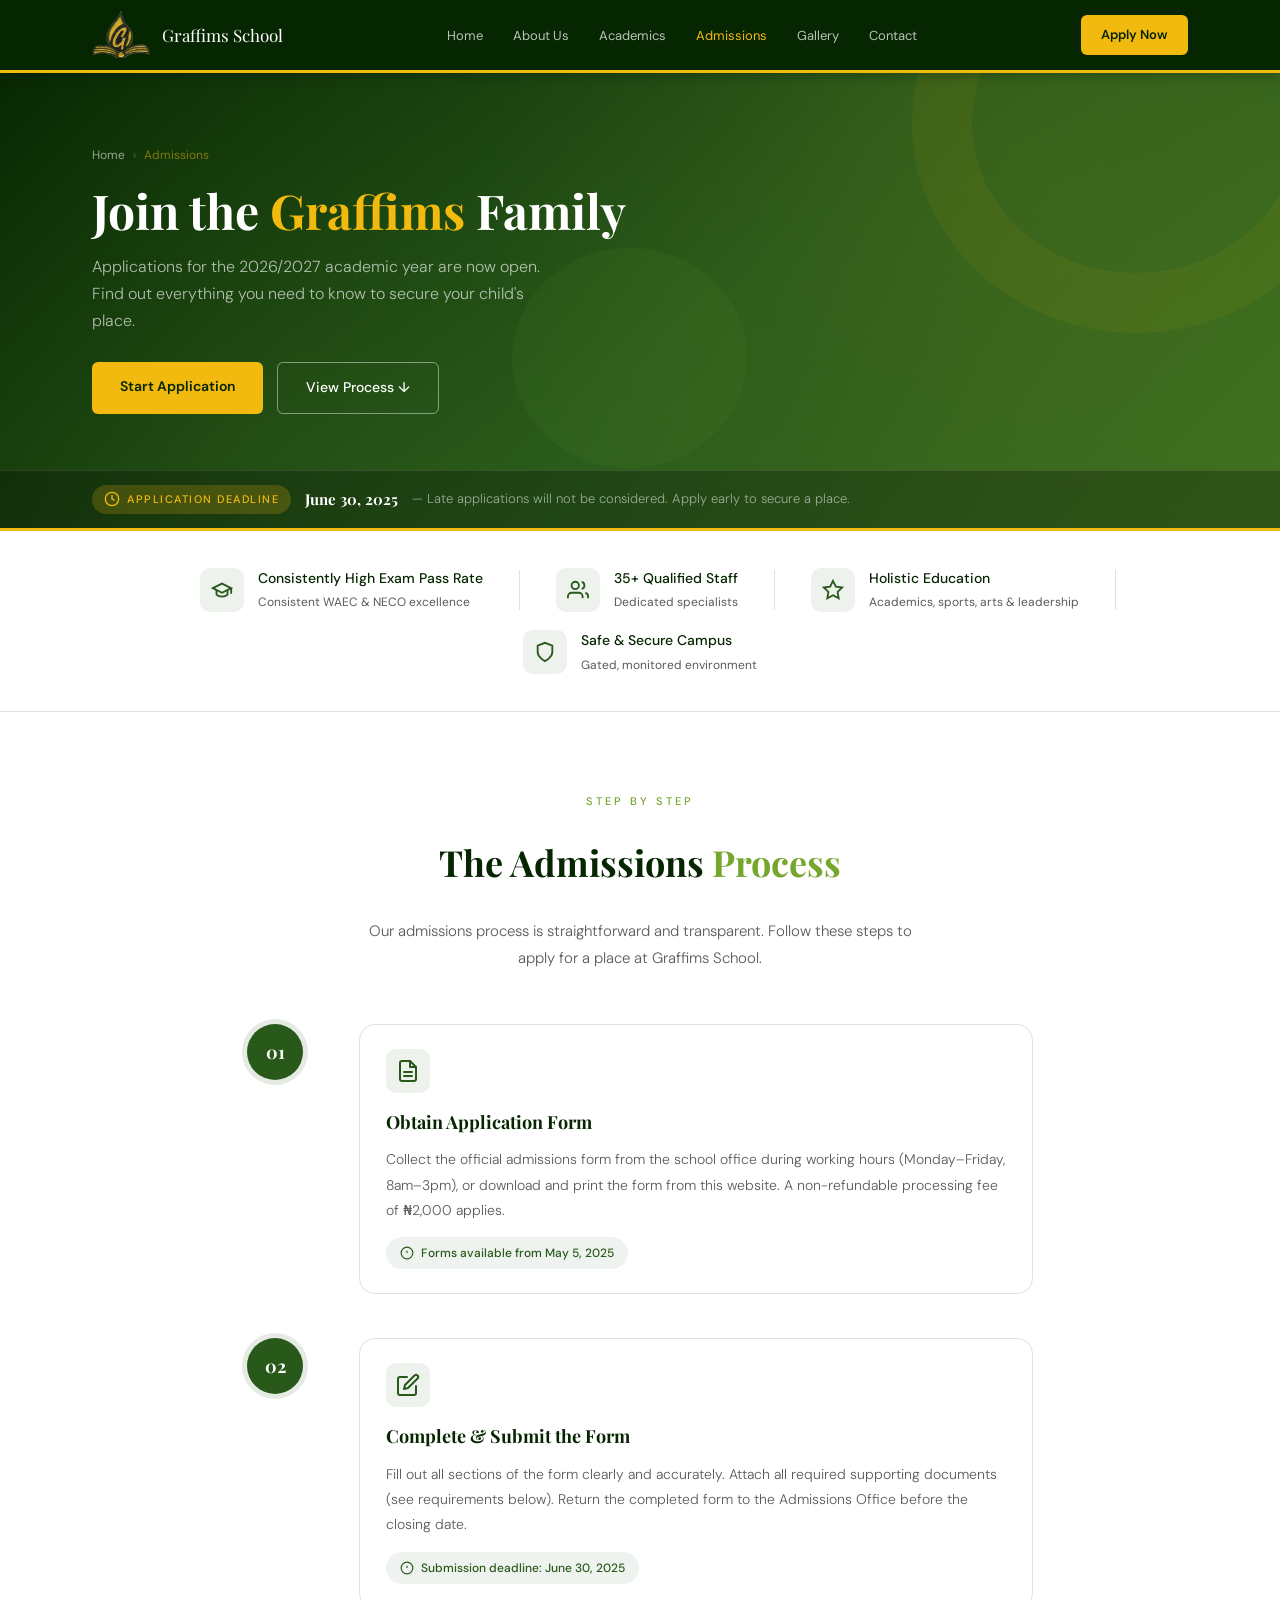
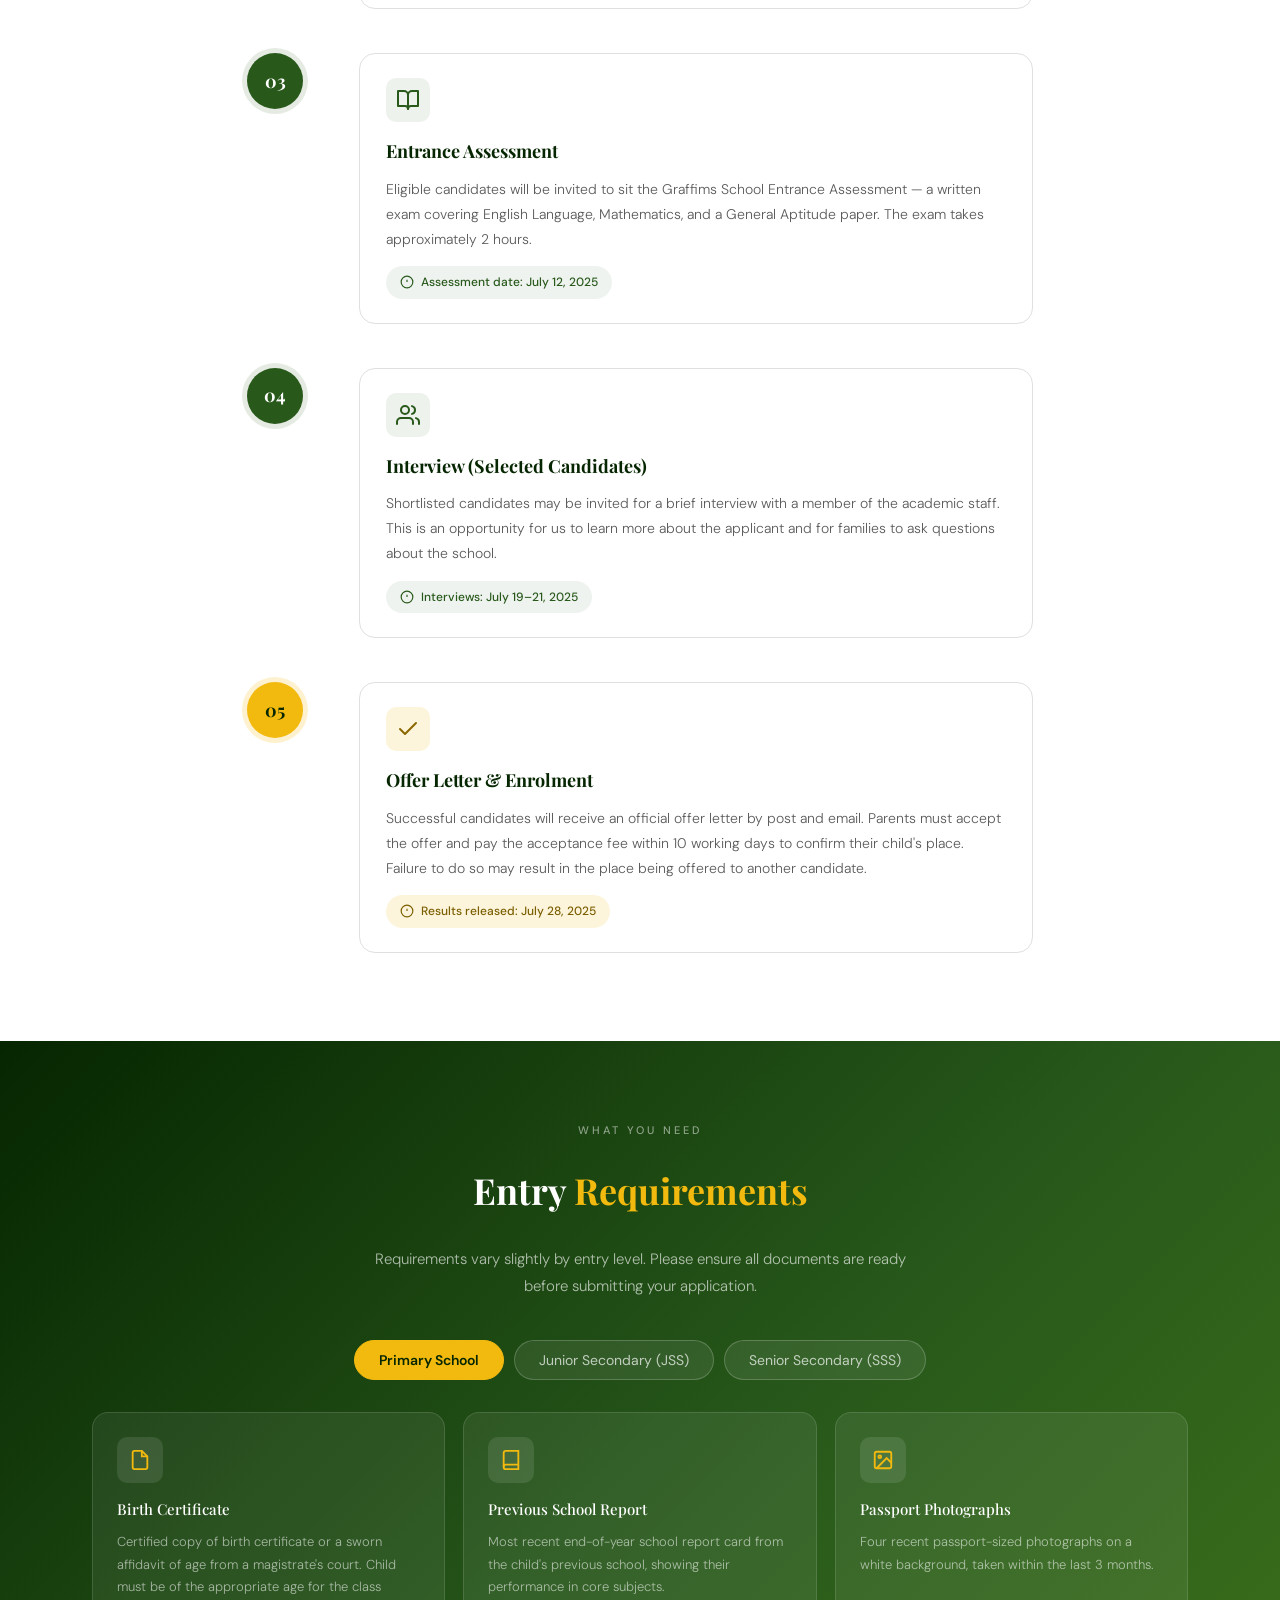
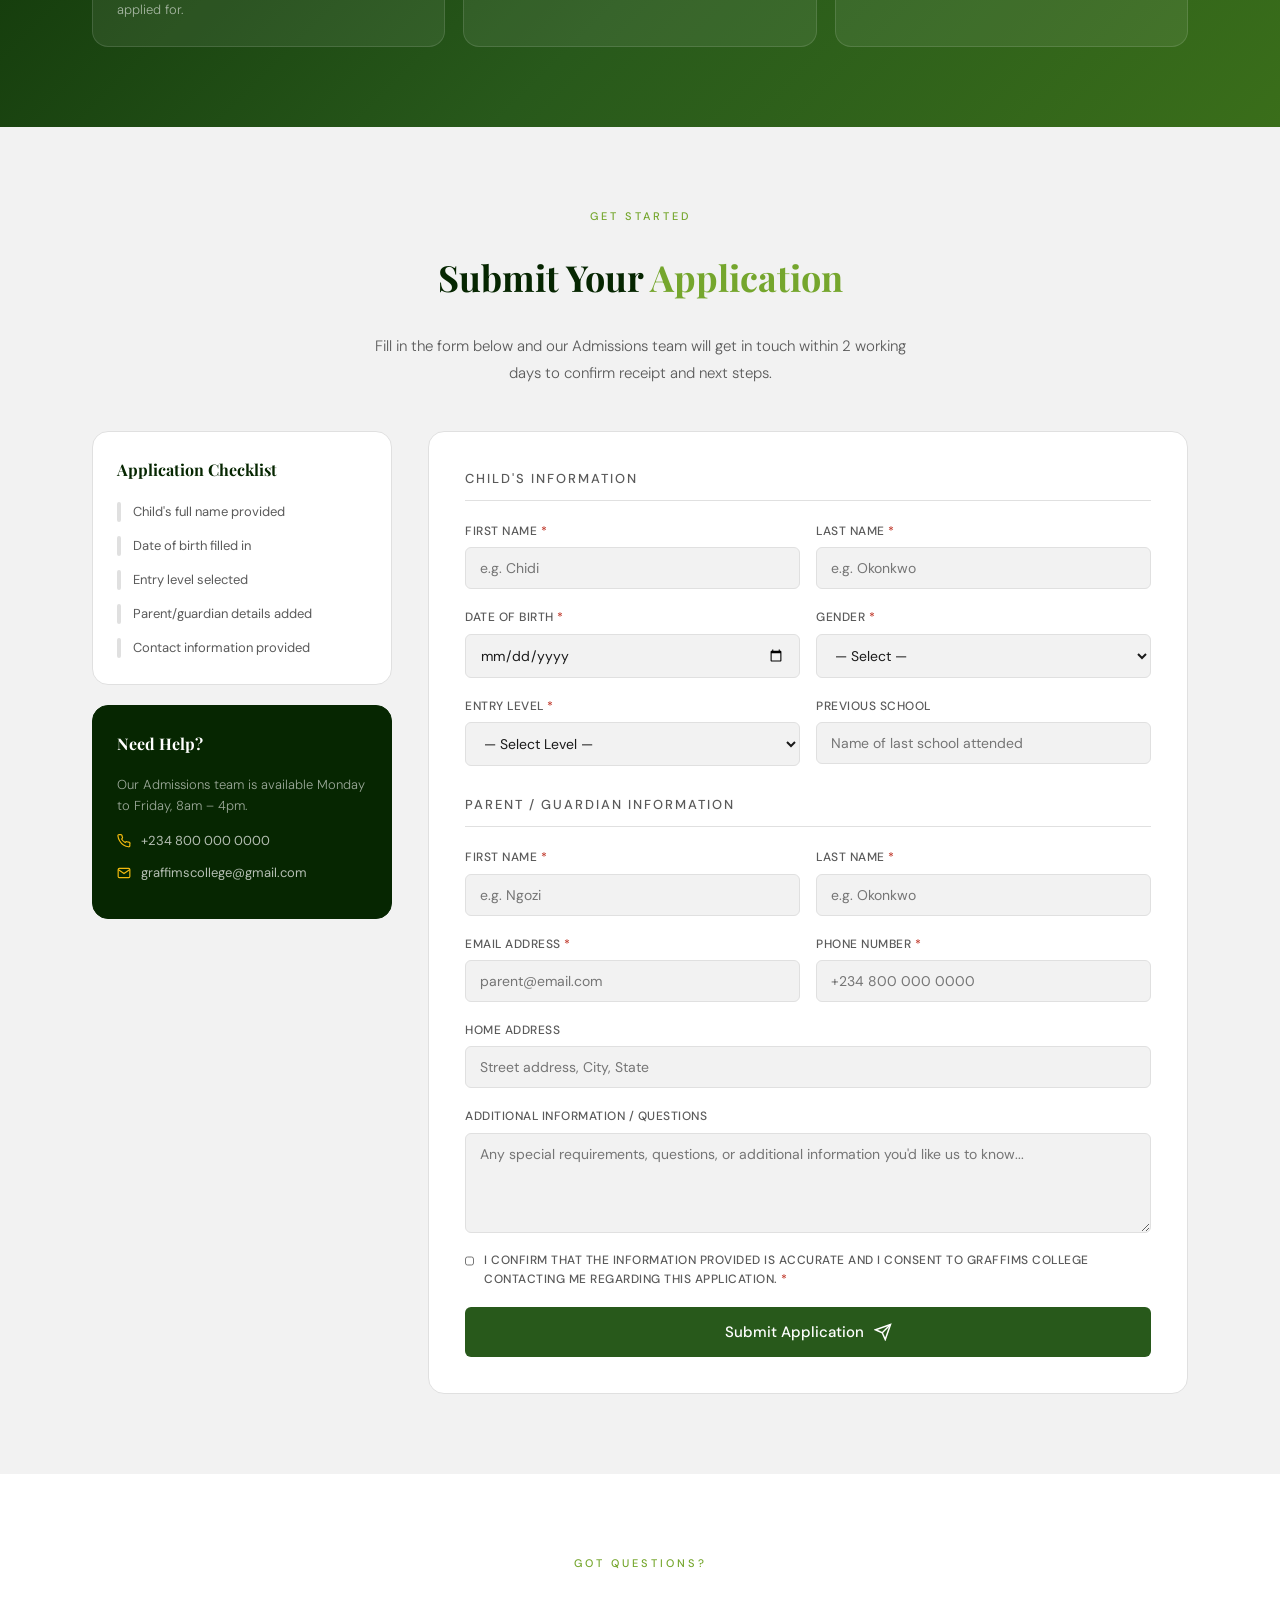
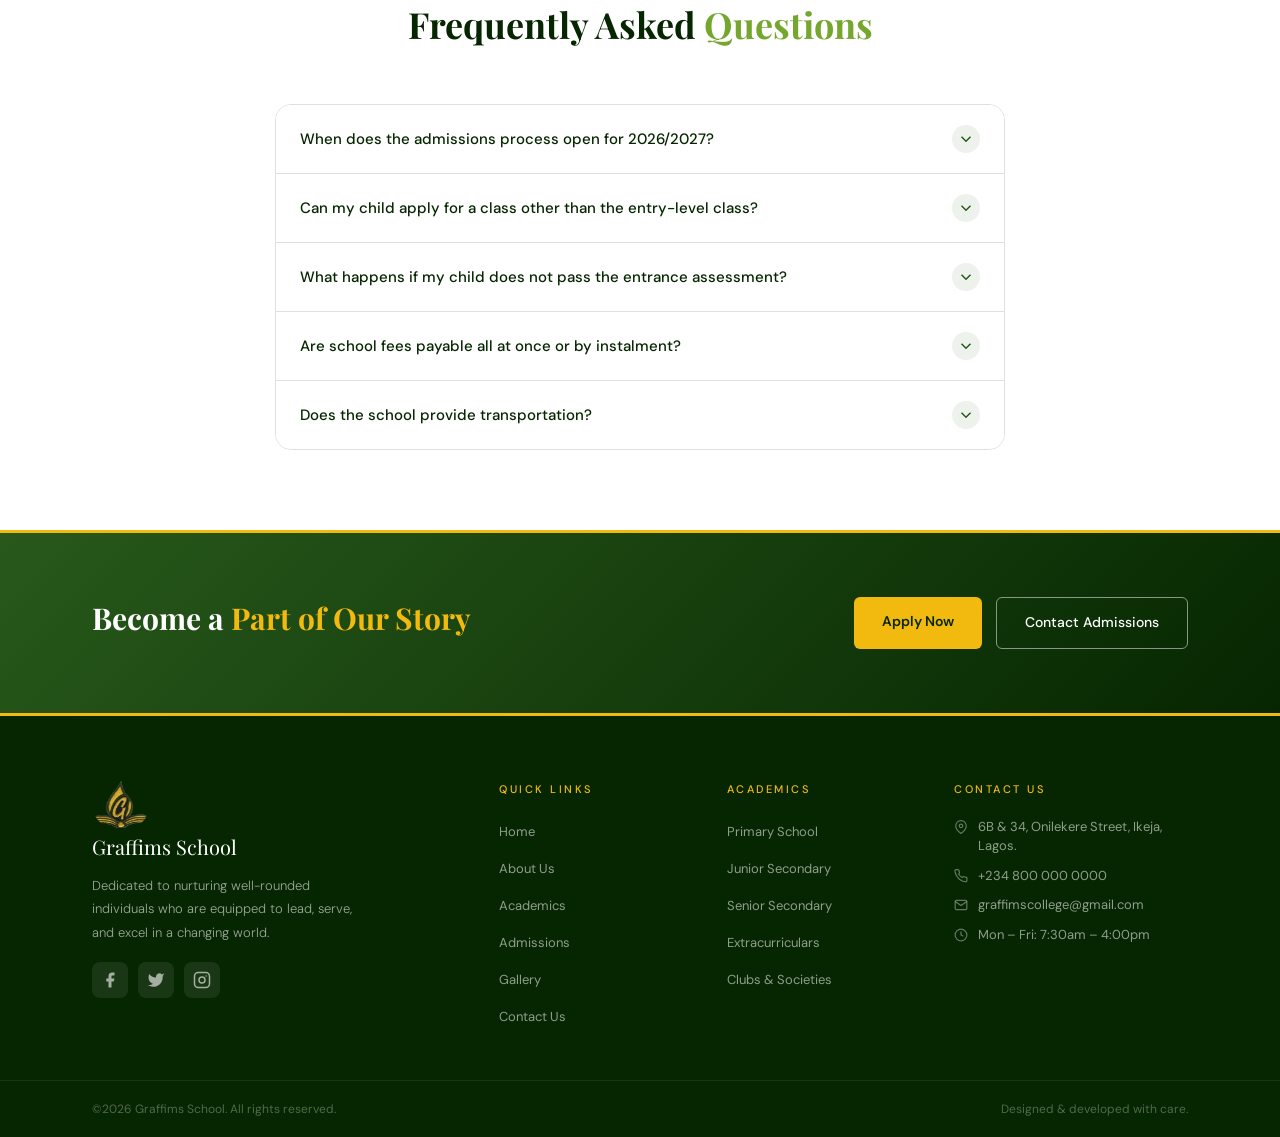
<file: admissions.html>
<!DOCTYPE html>
<html lang="en">

<head>
    <meta charset="UTF-8" />
    <meta name="viewport" content="width=device-width, initial-scale=1.0" />
    <meta name="description"
        content="Apply to Graffims School for the 2026/2027 academic year. Learn about our admissions process, requirements, fees, and important deadlines." />
    <title>Admissions | Graffims School</title>

    <!-- Google Fonts -->
    <link rel="preconnect" href="https://fonts.googleapis.com" />
    <link rel="preconnect" href="https://fonts.gstatic.com" crossorigin />
    <link
        href="https://fonts.googleapis.com/css2?family=Playfair+Display:wght@600;700&family=DM+Sans:ital,wght@0,300;0,400;0,500;1,300&display=swap"
        rel="stylesheet" />

    <!-- Stylesheets -->
    <link rel="stylesheet" href="css/style.css" />
    <link rel="stylesheet" href="css/admissions.css" />
    <link rel="icon" type="image/png" href="images/logo/logo.png">
</head>

<body>

    <!-- ========== NAVIGATION ========== -->
    <header class="site-header">
        <nav class="navbar">
            <div class="nav-logo">
                <img src="images/logo/logo.png" alt="Graffims School Logo" class="logo-img" />
                <div class="logo-text">
                    <span class="logo-name">Graffims School</span>
                </div>
            </div>

            <ul class="nav-links" id="navLinks">
                <li><a href="index.html">Home</a></li>
                <li><a href="about.html">About Us</a></li>
                <li><a href="academics.html">Academics</a></li>
                <li><a href="admissions.html" class="active">Admissions</a></li>
                <li><a href="gallery.html">Gallery</a></li>
                <li><a href="contact.html">Contact</a></li>
            </ul>

            <a href="admissions.html" class="nav-cta">Apply Now</a>

            <!-- Hamburger for mobile -->
            <button class="hamburger" id="hamburger" aria-label="Toggle navigation">
                <span></span><span></span><span></span>
            </button>
        </nav>
    </header>


    <!-- ========== PAGE HERO ========== -->
    <section class="page-hero">
        <div class="page-hero-bg"></div>
        <div class="container page-hero-content">
            <div class="breadcrumb">
                <a href="index.html">Home</a>
                <span>&rsaquo;</span>
                <span class="current">Admissions</span>
            </div>
            <h1>Join the <span class="highlight">Graffims</span> Family</h1>
            <p>Applications for the 2026/2027 academic year are now open. Find out everything you need to know to secure
                your child's place.</p>
            <div class="hero-actions">
                <a href="#apply-now" class="btn btn-gold">Start Application</a>
                <a href="#process" class="btn btn-outline">View Process &darr;</a>
            </div>
        </div>
        <div class="hero-deco-circle deco-1"></div>
        <div class="hero-deco-circle deco-2"></div>

        <!-- Deadline ticker -->
        <div class="deadline-ticker">
            <div class="container deadline-inner">
                <div class="deadline-badge">
                    <svg width="16" height="16" viewBox="0 0 24 24" fill="none" stroke="currentColor" stroke-width="2">
                        <circle cx="12" cy="12" r="10" />
                        <polyline points="12 6 12 12 16 14" />
                    </svg>
                    Application Deadline
                </div>
                <strong>June 30, 2025</strong>
                <span class="deadline-note">— Late applications will not be considered. Apply early to secure a
                    place.</span>
            </div>
        </div>
    </section>


    <!-- ========== WHY APPLY STRIP ========== -->
    <section class="why-apply-strip">
        <div class="container why-apply-inner">

            <div class="why-apply-item">
                <div class="wai-icon">
                    <svg width="22" height="22" viewBox="0 0 24 24" fill="none" stroke="currentColor" stroke-width="2">
                        <path d="M22 10v6M2 10l10-5 10 5-10 5z" />
                        <path d="M6 12v5c3 3 9 3 12 0v-5" />
                    </svg>
                </div>
                <div>
                    <strong>Consistently High Exam Pass Rate</strong>
                    <span>Consistent WAEC &amp; NECO excellence</span>
                </div>
            </div>

            <div class="wai-divider"></div>

            <div class="why-apply-item">
                <div class="wai-icon">
                    <svg width="22" height="22" viewBox="0 0 24 24" fill="none" stroke="currentColor" stroke-width="2">
                        <path d="M17 21v-2a4 4 0 0 0-4-4H5a4 4 0 0 0-4 4v2" />
                        <circle cx="9" cy="7" r="4" />
                        <path d="M23 21v-2a4 4 0 0 0-3-3.87M16 3.13a4 4 0 0 1 0 7.75" />
                    </svg>
                </div>
                <div>
                    <strong>35+ Qualified Staff</strong>
                    <span>Dedicated specialists</span>
                </div>
            </div>

            <div class="wai-divider"></div>

            <div class="why-apply-item">
                <div class="wai-icon">
                    <svg width="22" height="22" viewBox="0 0 24 24" fill="none" stroke="currentColor" stroke-width="2">
                        <polygon
                            points="12 2 15.09 8.26 22 9.27 17 14.14 18.18 21.02 12 17.77 5.82 21.02 7 14.14 2 9.27 8.91 8.26 12 2" />
                    </svg>
                </div>
                <div>
                    <strong>Holistic Education</strong>
                    <span>Academics, sports, arts &amp; leadership</span>
                </div>
            </div>

            <div class="wai-divider"></div>

            <div class="why-apply-item">
                <div class="wai-icon">
                    <svg width="22" height="22" viewBox="0 0 24 24" fill="none" stroke="currentColor" stroke-width="2">
                        <path d="M12 22s8-4 8-10V5l-8-3-8 3v7c0 6 8 10 8 10z" />
                    </svg>
                </div>
                <div>
                    <strong>Safe &amp; Secure Campus</strong>
                    <span>Gated, monitored environment</span>
                </div>
            </div>

        </div>
    </section>


    <!-- ========== ADMISSIONS PROCESS ========== -->
    <section class="section section-light" id="process">
        <div class="container">
            <div class="section-header centered">
                <p class="section-label">Step by Step</p>
                <h2 class="section-title">The Admissions <span class="text-green">Process</span></h2>
                <p class="section-sub">Our admissions process is straightforward and transparent. Follow these steps to
                    apply for a place at Graffims School.</p>
            </div>

            <div class="process-steps">

                <div class="process-step">
                    <div class="step-connector top-connector"></div>
                    <div class="step-circle">
                        <span>01</span>
                    </div>
                    <div class="step-connector bottom-connector"></div>
                    <div class="step-content">
                        <div class="step-icon-box">
                            <svg width="24" height="24" viewBox="0 0 24 24" fill="none" stroke="currentColor"
                                stroke-width="2" stroke-linecap="round" stroke-linejoin="round">
                                <path d="M14 2H6a2 2 0 0 0-2 2v16a2 2 0 0 0 2 2h12a2 2 0 0 0 2-2V8z" />
                                <polyline points="14 2 14 8 20 8" />
                                <line x1="16" y1="13" x2="8" y2="13" />
                                <line x1="16" y1="17" x2="8" y2="17" />
                            </svg>
                        </div>
                        <h4>Obtain Application Form</h4>
                        <p>Collect the official admissions form from the school office during working hours
                            (Monday–Friday, 8am–3pm), or download and print the form from this website. A non-refundable
                            processing fee of ₦2,000 applies.</p>
                        <div class="step-note">
                            <svg width="14" height="14" viewBox="0 0 24 24" fill="none" stroke="currentColor"
                                stroke-width="2">
                                <circle cx="12" cy="12" r="10" />
                                <line x1="12" y1="8" x2="12" y2="12" />
                                <line x1="12" y1="16" x2="12.01" y2="16" />
                            </svg>
                            Forms available from May 5, 2025
                        </div>
                    </div>
                </div>

                <div class="process-step">
                    <div class="step-connector top-connector"></div>
                    <div class="step-circle">
                        <span>02</span>
                    </div>
                    <div class="step-connector bottom-connector"></div>
                    <div class="step-content">
                        <div class="step-icon-box">
                            <svg width="24" height="24" viewBox="0 0 24 24" fill="none" stroke="currentColor"
                                stroke-width="2" stroke-linecap="round" stroke-linejoin="round">
                                <path d="M11 4H4a2 2 0 0 0-2 2v14a2 2 0 0 0 2 2h14a2 2 0 0 0 2-2v-7" />
                                <path d="M18.5 2.5a2.121 2.121 0 0 1 3 3L12 15l-4 1 1-4 9.5-9.5z" />
                            </svg>
                        </div>
                        <h4>Complete &amp; Submit the Form</h4>
                        <p>Fill out all sections of the form clearly and accurately. Attach all required supporting
                            documents (see requirements below). Return the completed form to the Admissions Office
                            before the closing date.</p>
                        <div class="step-note">
                            <svg width="14" height="14" viewBox="0 0 24 24" fill="none" stroke="currentColor"
                                stroke-width="2">
                                <circle cx="12" cy="12" r="10" />
                                <line x1="12" y1="8" x2="12" y2="12" />
                                <line x1="12" y1="16" x2="12.01" y2="16" />
                            </svg>
                            Submission deadline: June 30, 2025
                        </div>
                    </div>
                </div>

                <div class="process-step">
                    <div class="step-connector top-connector"></div>
                    <div class="step-circle">
                        <span>03</span>
                    </div>
                    <div class="step-connector bottom-connector"></div>
                    <div class="step-content">
                        <div class="step-icon-box">
                            <svg width="24" height="24" viewBox="0 0 24 24" fill="none" stroke="currentColor"
                                stroke-width="2" stroke-linecap="round" stroke-linejoin="round">
                                <path d="M2 3h6a4 4 0 0 1 4 4v14a3 3 0 0 0-3-3H2z" />
                                <path d="M22 3h-6a4 4 0 0 0-4 4v14a3 3 0 0 1 3-3h7z" />
                            </svg>
                        </div>
                        <h4>Entrance Assessment</h4>
                        <p>Eligible candidates will be invited to sit the Graffims School Entrance Assessment — a
                            written exam covering English Language, Mathematics, and a General Aptitude paper. The exam
                            takes approximately 2 hours.</p>
                        <div class="step-note">
                            <svg width="14" height="14" viewBox="0 0 24 24" fill="none" stroke="currentColor"
                                stroke-width="2">
                                <circle cx="12" cy="12" r="10" />
                                <line x1="12" y1="8" x2="12" y2="12" />
                                <line x1="12" y1="16" x2="12.01" y2="16" />
                            </svg>
                            Assessment date: July 12, 2025
                        </div>
                    </div>
                </div>

                <div class="process-step">
                    <div class="step-connector top-connector"></div>
                    <div class="step-circle">
                        <span>04</span>
                    </div>
                    <div class="step-connector bottom-connector"></div>
                    <div class="step-content">
                        <div class="step-icon-box">
                            <svg width="24" height="24" viewBox="0 0 24 24" fill="none" stroke="currentColor"
                                stroke-width="2" stroke-linecap="round" stroke-linejoin="round">
                                <path d="M17 21v-2a4 4 0 0 0-4-4H5a4 4 0 0 0-4 4v2" />
                                <circle cx="9" cy="7" r="4" />
                                <path d="M23 21v-2a4 4 0 0 0-3-3.87M16 3.13a4 4 0 0 1 0 7.75" />
                            </svg>
                        </div>
                        <h4>Interview (Selected Candidates)</h4>
                        <p>Shortlisted candidates may be invited for a brief interview with a member of the academic
                            staff. This is an opportunity for us to learn more about the applicant and for families to
                            ask questions about the school.</p>
                        <div class="step-note">
                            <svg width="14" height="14" viewBox="0 0 24 24" fill="none" stroke="currentColor"
                                stroke-width="2">
                                <circle cx="12" cy="12" r="10" />
                                <line x1="12" y1="8" x2="12" y2="12" />
                                <line x1="12" y1="16" x2="12.01" y2="16" />
                            </svg>
                            Interviews: July 19–21, 2025
                        </div>
                    </div>
                </div>

                <div class="process-step">
                    <div class="step-connector top-connector"></div>
                    <div class="step-circle step-circle-gold">
                        <span>05</span>
                    </div>
                    <div class="step-connector"></div>
                    <div class="step-content">
                        <div class="step-icon-box step-icon-gold">
                            <svg width="24" height="24" viewBox="0 0 24 24" fill="none" stroke="currentColor"
                                stroke-width="2" stroke-linecap="round" stroke-linejoin="round">
                                <polyline points="20 6 9 17 4 12" />
                            </svg>
                        </div>
                        <h4>Offer Letter &amp; Enrolment</h4>
                        <p>Successful candidates will receive an official offer letter by post and email. Parents must
                            accept the offer and pay the acceptance fee within 10 working days to confirm their child's
                            place. Failure to do so may result in the place being offered to another candidate.</p>
                        <div class="step-note step-note-gold">
                            <svg width="14" height="14" viewBox="0 0 24 24" fill="none" stroke="currentColor"
                                stroke-width="2">
                                <circle cx="12" cy="12" r="10" />
                                <line x1="12" y1="8" x2="12" y2="12" />
                                <line x1="12" y1="16" x2="12.01" y2="16" />
                            </svg>
                            Results released: July 28, 2025
                        </div>
                    </div>
                </div>

            </div>
        </div>
    </section>


    <!-- ========== ENTRY REQUIREMENTS ========== -->
    <section class="section requirements-section" id="requirements">
        <div class="container">
            <div class="section-header centered">
                <p class="section-label light-label">What You Need</p>
                <h2 class="section-title" style="color:var(--white);">Entry <span class="text-gold">Requirements</span>
                </h2>
                <p class="section-sub" style="color:rgba(255,255,255,0.65); margin: 0 auto;">Requirements vary slightly
                    by entry level. Please ensure all documents are ready before submitting your application.</p>
            </div>

            <!-- Entry Level Switcher -->
            <div class="level-switcher">
                <button class="level-btn active" data-level="primary">Primary School</button>
                <button class="level-btn" data-level="jss">Junior Secondary (JSS)</button>
                <button class="level-btn" data-level="sss">Senior Secondary (SSS)</button>
            </div>

            <!-- Primary Requirements -->
            <div class="level-panel active" id="level-primary">
                <div class="req-grid">
                    <div class="req-card">
                        <div class="req-icon">
                            <svg width="22" height="22" viewBox="0 0 24 24" fill="none" stroke="currentColor"
                                stroke-width="2">
                                <path d="M14 2H6a2 2 0 0 0-2 2v16a2 2 0 0 0 2 2h12a2 2 0 0 0 2-2V8z" />
                                <polyline points="14 2 14 8 20 8" />
                            </svg>
                        </div>
                        <h4>Birth Certificate</h4>
                        <p>Certified copy of birth certificate or a sworn affidavit of age from a magistrate's court.
                            Child must be of the appropriate age for the class applied for.</p>
                    </div>
                    <div class="req-card">
                        <div class="req-icon">
                            <svg width="22" height="22" viewBox="0 0 24 24" fill="none" stroke="currentColor"
                                stroke-width="2">
                                <path d="M4 19.5A2.5 2.5 0 0 1 6.5 17H20" />
                                <path d="M6.5 2H20v20H6.5A2.5 2.5 0 0 1 4 19.5v-15A2.5 2.5 0 0 1 6.5 2z" />
                            </svg>
                        </div>
                        <h4>Previous School Report</h4>
                        <p>Most recent end-of-year school report card from the child's previous school, showing their
                            performance in core subjects.</p>
                    </div>
                    <div class="req-card">
                        <div class="req-icon"><svg width="22" height="22" viewBox="0 0 24 24" fill="none"
                                stroke="currentColor" stroke-width="2">
                                <rect x="3" y="3" width="18" height="18" rx="2" />
                                <circle cx="8.5" cy="8.5" r="1.5" />
                                <polyline points="21 15 16 10 5 21" />
                            </svg></div>
                        <h4>Passport Photographs</h4>
                        <p>Four recent passport-sized photographs on a white background, taken within the last 3 months.
                        </p>
                    </div>
                    
                    
                </div>
            </div>

            <!-- JSS Requirements -->
            <div class="level-panel" id="level-jss">
                <div class="req-grid">
                    <div class="req-card">
                        <div class="req-icon"><svg width="22" height="22" viewBox="0 0 24 24" fill="none"
                                stroke="currentColor" stroke-width="2">
                                <path d="M14 2H6a2 2 0 0 0-2 2v16a2 2 0 0 0 2 2h12a2 2 0 0 0 2-2V8z" />
                                <polyline points="14 2 14 8 20 8" />
                            </svg></div>
                        <h4>Birth Certificate</h4>
                        <p>Certified copy of birth certificate or sworn affidavit of age. Applicants for JSS 1 must be
                            between 10 and 13 years of age.</p>
                    </div>
                    <div class="req-card">
                        <div class="req-icon"><svg width="22" height="22" viewBox="0 0 24 24" fill="none"
                                stroke="currentColor" stroke-width="2">
                                <path d="M4 19.5A2.5 2.5 0 0 1 6.5 17H20" />
                                <path d="M6.5 2H20v20H6.5A2.5 2.5 0 0 1 4 19.5v-15A2.5 2.5 0 0 1 6.5 2z" />
                            </svg></div>
                        <h4>Primary School Leaving Certificate</h4>
                        <p>Official Primary School Leaving Certificate (PSLC) or equivalent proof of completion of
                            primary education.</p>
                    </div>
                    <div class="req-card">
                        <div class="req-icon"><svg width="22" height="22" viewBox="0 0 24 24" fill="none"
                                stroke="currentColor" stroke-width="2">
                                <path d="M4 19.5A2.5 2.5 0 0 1 6.5 17H20" />
                                <path d="M6.5 2H20v20H6.5A2.5 2.5 0 0 1 4 19.5v-15A2.5 2.5 0 0 1 6.5 2z" />
                            </svg></div>
                        <h4>Primary 6 Report Card</h4>
                        <p>Final Primary 6 school report card showing performance across all subjects, especially
                            English and Mathematics.</p>
                    </div>
                                   
                </div>
            </div>

            <!-- SSS Requirements -->
            <div class="level-panel" id="level-sss">
                <div class="req-grid">
                    <div class="req-card">
                        <div class="req-icon"><svg width="22" height="22" viewBox="0 0 24 24" fill="none"
                                stroke="currentColor" stroke-width="2">
                                <path d="M14 2H6a2 2 0 0 0-2 2v16a2 2 0 0 0 2 2h12a2 2 0 0 0 2-2V8z" />
                                <polyline points="14 2 14 8 20 8" />
                            </svg></div>
                        <h4>Birth Certificate</h4>
                        <p>Certified copy of birth certificate or sworn affidavit. Applicants for SS 1 should typically
                            be between 14 and 17 years of age.</p>
                    </div>
                    <div class="req-card">
                        <div class="req-icon"><svg width="22" height="22" viewBox="0 0 24 24" fill="none"
                                stroke="currentColor" stroke-width="2">
                                <path d="M4 19.5A2.5 2.5 0 0 1 6.5 17H20" />
                                <path d="M6.5 2H20v20H6.5A2.5 2.5 0 0 1 4 19.5v-15A2.5 2.5 0 0 1 6.5 2z" />
                            </svg></div>
                        <h4>BECE / JSS 3 Results</h4>
                        <p>Official Basic Education Certificate Examination (BECE) results or JSS 3 final report card. A
                            minimum of 5 credits is required for most tracks.</p>
                    </div>
                    <div class="req-card">
                        <div class="req-icon"><svg width="22" height="22" viewBox="0 0 24 24" fill="none"
                                stroke="currentColor" stroke-width="2">
                                <circle cx="12" cy="12" r="10" />
                                <line x1="12" y1="8" x2="12" y2="12" />
                                <line x1="12" y1="16" x2="12.01" y2="16" />
                            </svg></div>
                        <h4>Subject Track Preference</h4>
                        <p>A signed form indicating the applicant's preferred specialisation track — Sciences, Arts, or
                            Commercials — subject to eligibility based on BECE results.</p>
                    </div>
                    
                    
                    
                </div>
            </div>

        </div>
    </section>


    <!-- ========== FEES STRUCTURE ========== -->
    


    <!-- ========== APPLICATION FORM ========== -->
    <section class="section apply-section" id="apply-now">
        <div class="container">
            <div class="section-header centered">
                <p class="section-label">Get Started</p>
                <h2 class="section-title">Submit Your <span class="text-green">Application</span></h2>
                <p class="section-sub">Fill in the form below and our Admissions team will get in touch within 2 working
                    days to confirm receipt and next steps.</p>
            </div>

            <div class="apply-layout">

                <div class="apply-sidebar">
                    <div class="sidebar-card">
                        <h4>Application Checklist</h4>
                        <ul class="checklist">
                            <li>
                                <div class="check-box" id="chk-name"></div>
                                <span>Child's full name provided</span>
                            </li>
                            <li>
                                <div class="check-box" id="chk-dob"></div>
                                <span>Date of birth filled in</span>
                            </li>
                            <li>
                                <div class="check-box" id="chk-level"></div>
                                <span>Entry level selected</span>
                            </li>
                            <li>
                                <div class="check-box" id="chk-parent"></div>
                                <span>Parent/guardian details added</span>
                            </li>
                            <li>
                                <div class="check-box" id="chk-contact"></div>
                                <span>Contact information provided</span>
                            </li>
                        </ul>
                    </div>

                    <div class="sidebar-card contact-card">
                        <h4>Need Help?</h4>
                        <p>Our Admissions team is available Monday to Friday, 8am – 4pm.</p>
                        <div class="contact-line">
                            <svg width="14" height="14" viewBox="0 0 24 24" fill="none" stroke="currentColor"
                                stroke-width="2">
                                <path
                                    d="M22 16.92v3a2 2 0 0 1-2.18 2 19.79 19.79 0 0 1-8.63-3.07A19.5 19.5 0 0 1 4.69 12 19.79 19.79 0 0 1 1.61 3.18 2 2 0 0 1 3.6 1h3a2 2 0 0 1 2 1.72c.127.96.361 1.903.7 2.81a2 2 0 0 1-.45 2.11L7.91 8.6a16 16 0 0 0 6.09 6.09l.97-.97a2 2 0 0 1 2.11-.45c.907.339 1.85.573 2.81.7A2 2 0 0 1 22 16.92z" />
                            </svg>
                            +234 800 000 0000
                        </div>
                        <div class="contact-line">
                            <svg width="14" height="14" viewBox="0 0 24 24" fill="none" stroke="currentColor"
                                stroke-width="2">
                                <path d="M4 4h16c1.1 0 2 .9 2 2v12c0 1.1-.9 2-2 2H4c-1.1 0-2-.9-2-2V6c0-1.1.9-2 2-2z" />
                                <polyline points="22,6 12,13 2,6" />
                            </svg>
                            graffimscollege@gmail.com
                        </div>
                    </div>
                </div>

                <div class="apply-form-wrap">
                    <form class="apply-form" id="applyForm" novalidate>

                        <div class="form-section-title">Child's Information</div>
                        <div class="form-row two-col">
                            <div class="form-group">
                                <label for="childFirst">First Name <span class="req-star">*</span></label>
                                <input type="text" id="childFirst" name="childFirst" placeholder="e.g. Chidi"
                                    required />
                                <span class="field-error" id="err-childFirst"></span>
                            </div>
                            <div class="form-group">
                                <label for="childLast">Last Name <span class="req-star">*</span></label>
                                <input type="text" id="childLast" name="childLast" placeholder="e.g. Okonkwo"
                                    required />
                                <span class="field-error" id="err-childLast"></span>
                            </div>
                        </div>

                        <div class="form-row two-col">
                            <div class="form-group">
                                <label for="dob">Date of Birth <span class="req-star">*</span></label>
                                <input type="date" id="dob" name="dob" required />
                                <span class="field-error" id="err-dob"></span>
                            </div>
                            <div class="form-group">
                                <label for="gender">Gender <span class="req-star">*</span></label>
                                <select id="gender" name="gender" required>
                                    <option value="">— Select —</option>
                                    <option value="male">Male</option>
                                    <option value="female">Female</option>
                                </select>
                                <span class="field-error" id="err-gender"></span>
                            </div>
                        </div>

                        <div class="form-row two-col">
                            <div class="form-group">
                                <label for="entryLevel">Entry Level <span class="req-star">*</span></label>
                                <select id="entryLevel" name="entryLevel" required>
                                    <option value="">— Select Level —</option>
                                    <optgroup label="Primary School">
                                        <option value="nursery">Nursery</option>
                                        <option value="primary-1">Primary 1</option>
                                        <option value="primary-2">Primary 2</option>
                                        <option value="primary-3">Primary 3</option>
                                        <option value="primary-4">Primary 4</option>
                                        <option value="primary-5">Primary 5</option>
                                        <option value="primary-6">Primary 6</option>
                                    </optgroup>
                                    <optgroup label="Junior Secondary">
                                        <option value="jss-1">JSS 1</option>
                                        <option value="jss-2">JSS 2</option>
                                        <option value="jss-3">JSS 3</option>
                                    </optgroup>
                                    <optgroup label="Senior Secondary">
                                        <option value="ss-1">SS 1</option>
                                        <option value="ss-2">SS 2</option>
                                    </optgroup>
                                </select>
                                <span class="field-error" id="err-entryLevel"></span>
                            </div>
                            <div class="form-group">
                                <label for="prevSchool">Previous School</label>
                                <input type="text" id="prevSchool" name="prevSchool"
                                    placeholder="Name of last school attended" />
                            </div>
                        </div>

                        <div class="form-section-title" style="margin-top:10px;">Parent / Guardian Information</div>
                        <div class="form-row two-col">
                            <div class="form-group">
                                <label for="parentFirst">First Name <span class="req-star">*</span></label>
                                <input type="text" id="parentFirst" name="parentFirst" placeholder="e.g. Ngozi"
                                    required />
                                <span class="field-error" id="err-parentFirst"></span>
                            </div>
                            <div class="form-group">
                                <label for="parentLast">Last Name <span class="req-star">*</span></label>
                                <input type="text" id="parentLast" name="parentLast" placeholder="e.g. Okonkwo"
                                    required />
                                <span class="field-error" id="err-parentLast"></span>
                            </div>
                        </div>

                        <div class="form-row two-col">
                            <div class="form-group">
                                <label for="parentEmail">Email Address <span class="req-star">*</span></label>
                                <input type="email" id="parentEmail" name="parentEmail" placeholder="parent@email.com"
                                    required />
                                <span class="field-error" id="err-parentEmail"></span>
                            </div>
                            <div class="form-group">
                                <label for="parentPhone">Phone Number <span class="req-star">*</span></label>
                                <input type="tel" id="parentPhone" name="parentPhone" placeholder="+234 800 000 0000"
                                    required />
                                <span class="field-error" id="err-parentPhone"></span>
                            </div>
                        </div>

                        <div class="form-group">
                            <label for="address">Home Address</label>
                            <input type="text" id="address" name="address" placeholder="Street address, City, State" />
                        </div>

                        <div class="form-group">
                            <label for="message">Additional Information / Questions</label>
                            <textarea id="message" name="message" rows="4"
                                placeholder="Any special requirements, questions, or additional information you'd like us to know..."></textarea>
                        </div>

                        <div class="form-group form-check-group">
                            <label class="checkbox-label">
                                <input type="checkbox" id="consent" name="consent" required />
                                <span>I confirm that the information provided is accurate and I consent to Graffims
                                    College contacting me regarding this application. <span
                                        class="req-star">*</span></span>
                            </label>
                            <span class="field-error" id="err-consent"></span>
                        </div>

                        <button type="submit" class="btn btn-submit" id="submitBtn">
                            Submit Application
                            <svg width="18" height="18" viewBox="0 0 24 24" fill="none" stroke="currentColor"
                                stroke-width="2">
                                <line x1="22" y1="2" x2="11" y2="13" />
                                <polygon points="22 2 15 22 11 13 2 9 22 2" />
                            </svg>
                        </button>

                    </form>

                    <!-- Success message (hidden by default) -->
                    <div class="form-success" id="formSuccess" style="display:none;">
                        <div class="success-icon">
                            <svg width="40" height="40" viewBox="0 0 24 24" fill="none" stroke="currentColor"
                                stroke-width="2">
                                <path d="M22 11.08V12a10 10 0 1 1-5.93-9.14" />
                                <polyline points="22 4 12 14.01 9 11.01" />
                            </svg>
                        </div>
                        <h3>Application Submitted!</h3>
                        <p>Thank you for applying to Graffims School. Our Admissions team will review your
                            application and contact you within <strong>2 working days</strong> to confirm receipt and
                            outline the next steps.</p>
                        <p style="margin-top:12px;">Please check your email inbox (and spam folder) for a confirmation
                            message.</p>
                    </div>

                </div>
            </div>
        </div>
    </section>


    <!-- ========== FAQ ========== -->
    <section class="section section-light faq-section" id="faq">
        <div class="container">
            <div class="section-header centered">
                <p class="section-label">Got Questions?</p>
                <h2 class="section-title">Frequently Asked <span class="text-green">Questions</span></h2>
            </div>

            <div class="faq-list">

                <div class="faq-item">
                    <button class="faq-question" aria-expanded="false">
                        <span>When does the admissions process open for 2026/2027?</span>
                        <div class="faq-icon"><svg width="18" height="18" viewBox="0 0 24 24" fill="none"
                                stroke="currentColor" stroke-width="2">
                                <polyline points="6 9 12 15 18 9" />
                            </svg></div>
                    </button>
                    <div class="faq-answer">
                        <p>
                            The admissions process for the 2026/2027 academic year opens in the month of July. Application
                            forms will be available from the school office. 
                        </p>
                    </div>
                </div>

                <div class="faq-item">
                    <button class="faq-question" aria-expanded="false">
                        <span>Can my child apply for a class other than the entry-level class?</span>
                        <div class="faq-icon"><svg width="18" height="18" viewBox="0 0 24 24" fill="none"
                                stroke="currentColor" stroke-width="2">
                                <polyline points="6 9 12 15 18 9" />
                            </svg></div>
                    </button>
                    <div class="faq-answer">
                        <p>
                            Yes. Students can apply to join at JSS 1, JSS 2, JSS 3, SS 1, or SS 2. Entry to a higher
                            class is subject to the student sitting and passing the entrance assessment at the
                            appropriate level, and to space being available in the class.
                        </p>
                    </div>
                </div>

                <div class="faq-item">
                    <button class="faq-question" aria-expanded="false">
                        <span>What happens if my child does not pass the entrance assessment?</span>
                        <div class="faq-icon"><svg width="18" height="18" viewBox="0 0 24 24" fill="none"
                                stroke="currentColor" stroke-width="2">
                                <polyline points="6 9 12 15 18 9" />
                            </svg></div>
                    </button>
                    <div class="faq-answer">
                        <p>
                            Candidates who do not meet the required standard at the first attempt may reapply in the next
                            admissions cycle.
                        </p>
                    </div>
                </div>

                <div class="faq-item">
                    <button class="faq-question" aria-expanded="false">
                        <span>Are school fees payable all at once or by instalment?</span>
                        <div class="faq-icon"><svg width="18" height="18" viewBox="0 0 24 24" fill="none"
                                stroke="currentColor" stroke-width="2">
                                <polyline points="6 9 12 15 18 9" />
                            </svg></div>
                    </button>
                    <div class="faq-answer">
                        <p>
                            Fees are typically payable at the beginning of each term. Instalment plans for families
                            facing genuine financial difficulty may be arranged directly with the Bursar's office before
                            the start of term. All arrangements must be agreed in writing.
                        </p>
                    </div>
                </div>

                <div class="faq-item">
                    <button class="faq-question" aria-expanded="false">
                        <span>Does the school provide transportation?</span>
                        <div class="faq-icon"><svg width="18" height="18" viewBox="0 0 24 24" fill="none"
                                stroke="currentColor" stroke-width="2">
                                <polyline points="6 9 12 15 18 9" />
                            </svg></div>
                    </button>
                    <div class="faq-answer">
                        <p>
                            Graffims School does not currently operate a school bus service. 
                        </p>
                    </div>
                </div>

            </div>
        </div>
    </section>


    <!-- ========== CTA STRIP ========== -->
    <section class="cta-strip">
        <div class="container cta-inner">
            <div class="cta-text">
                <h2>Become a <span>Part of Our Story</span></h2>
                
            </div>
            <div class="cta-buttons">
                <a href="#apply-now" class="btn btn-gold">Apply Now</a>
                <a href="contact.html" class="btn btn-white-outline">Contact Admissions</a>
            </div>
        </div>
    </section>


    <!-- ========== FOOTER ========== -->
    <footer class="site-footer">
        <div class="container footer-grid">

            <div class="footer-brand">
                <img src="images/logo/logo.png" alt="Graffims School" class="footer-logo" />
                <div class="footer-school-name">Graffims School</div>
                <p>Dedicated to nurturing well-rounded individuals who are equipped to lead, serve, and excel in a
                    changing world.</p>
                <div class="footer-socials">
                    <!-- Replace # with real social media links -->
                    <a href="https://www.facebook.com/graffimsschoolinteernational" aria-label="Facebook" class="social-icon">
                        <svg width="18" height="18" viewBox="0 0 24 24" fill="currentColor">
                            <path d="M18 2h-3a5 5 0 0 0-5 5v3H7v4h3v8h4v-8h3l1-4h-4V7a1 1 0 0 1 1-1h3z" />
                        </svg>
                    </a>
                    <a href="#" aria-label="Twitter" class="social-icon">
                        <svg width="18" height="18" viewBox="0 0 24 24" fill="currentColor">
                            <path
                                d="M23 3a10.9 10.9 0 0 1-3.14 1.53 4.48 4.48 0 0 0-7.86 3v1A10.66 10.66 0 0 1 3 4s-4 9 5 13a11.64 11.64 0 0 1-7 2c9 5 20 0 20-11.5a4.5 4.5 0 0 0-.08-.83A7.72 7.72 0 0 0 23 3z" />
                        </svg>
                    </a>
                    <a href="https://www.instagram.com/graffims_schools" aria-label="Instagram" class="social-icon">
                        <svg width="18" height="18" viewBox="0 0 24 24" fill="none" stroke="currentColor"
                            stroke-width="2">
                            <rect x="2" y="2" width="20" height="20" rx="5" />
                            <circle cx="12" cy="12" r="4" />
                            <circle cx="17.5" cy="6.5" r="1" fill="currentColor" stroke="none" />
                        </svg>
                    </a>
                </div>
            </div>

            <div class="footer-col">
                <h4>Quick Links</h4>
                <ul>
                    <li><a href="index.html">Home</a></li>
                    <li><a href="about.html">About Us</a></li>
                    <li><a href="academics.html">Academics</a></li>
                    <li><a href="admissions.html">Admissions</a></li>
                    <li><a href="gallery.html">Gallery</a></li>
                    <li><a href="contact.html">Contact Us</a></li>
                </ul>
            </div>

            <div class="footer-col">
                <h4>Academics</h4>
                <ul>
                    <li><a href="academics.html">Primary School</a></li>
                    <li><a href="academics.html">Junior Secondary</a></li>
                    <li><a href="academics.html">Senior Secondary</a></li>
                    <li><a href="academics.html">Extracurriculars</a></li>
                    <li><a href="academics.html">Clubs &amp; Societies</a></li>
                </ul>
            </div>

            <div class="footer-col">
                <h4>Contact Us</h4>
                <ul class="footer-contact-list">
                    <li>
                        <svg width="14" height="14" viewBox="0 0 24 24" fill="none" stroke="currentColor"
                            stroke-width="2">
                            <path d="M21 10c0 7-9 13-9 13s-9-6-9-13a9 9 0 0 1 18 0z" />
                            <circle cx="12" cy="10" r="3" />
                        </svg>
                        6B & 34, Onilekere Street, Ikeja, Lagos.
                    </li>
                    <li>
                        <svg width="14" height="14" viewBox="0 0 24 24" fill="none" stroke="currentColor"
                            stroke-width="2">
                            <path
                                d="M22 16.92v3a2 2 0 0 1-2.18 2 19.79 19.79 0 0 1-8.63-3.07A19.5 19.5 0 0 1 4.69 12 19.79 19.79 0 0 1 1.61 3.18 2 2 0 0 1 3.6 1h3a2 2 0 0 1 2 1.72c.127.96.361 1.903.7 2.81a2 2 0 0 1-.45 2.11L7.91 8.6a16 16 0 0 0 6.09 6.09l.97-.97a2 2 0 0 1 2.11-.45c.907.339 1.85.573 2.81.7A2 2 0 0 1 22 16.92z" />
                        </svg>
                        +234 800 000 0000
                    </li>
                    <li>
                        <svg width="14" height="14" viewBox="0 0 24 24" fill="none" stroke="currentColor"
                            stroke-width="2">
                            <path d="M4 4h16c1.1 0 2 .9 2 2v12c0 1.1-.9 2-2 2H4c-1.1 0-2-.9-2-2V6c0-1.1.9-2 2-2z" />
                            <polyline points="22,6 12,13 2,6" />
                        </svg>
                        graffimscollege@gmail.com
                    </li>
                    <li>
                        <svg width="14" height="14" viewBox="0 0 24 24" fill="none" stroke="currentColor"
                            stroke-width="2">
                            <circle cx="12" cy="12" r="10" />
                            <polyline points="12 6 12 12 16 14" />
                        </svg>
                        Mon – Fri: 7:30am – 4:00pm
                    </li>
                </ul>
            </div>

        </div>

        <div class="footer-bottom">
            <div class="container footer-bottom-inner">
                <p>&copy;2026 Graffims School. All rights reserved.</p>
                <p>Designed &amp; developed with care.</p>
            </div>
        </div>
    </footer>

    <!-- ========== JAVASCRIPT ========== -->
    <!-- ========== JAVASCRIPT ========== -->
    <script src="javascript/main.js"></script>
    <script src="javascript/admissions.js"></script>

</body>
</html>
<!--
    <section class="section section-light fees-section" id="fees">
        <div class="container">
            <div class="section-header centered">
                <p class="section-label">Transparent Pricing</p>
                <h2 class="section-title">School <span class="text-green">Fees Structure</span></h2>
                <p class="section-sub">Our fees are structured to be fair, transparent, and all-inclusive. No hidden
                    charges. Payment plans are available — please speak to the Bursar for details.</p>
            </div>

            <div class="fees-grid">

                <div class="fee-card">
                    <div class="fee-card-header primary-fee-header">
                        <span class="fee-level-badge">Primary School</span>
                        <h3>Nursery – Primary 6</h3>
                    </div>
                    <div class="fee-card-body">
                        <div class="fee-line">
                            <span>Tuition Fee (per term)</span>
                            <strong>₦45,000</strong>
                        </div>
                        <div class="fee-line">
                            <span>Development Levy (annual)</span>
                            <strong>₦15,000</strong>
                        </div>
                        <div class="fee-line">
                            <span>Books &amp; Materials</span>
                            <strong>₦12,000</strong>
                        </div>
                        <div class="fee-line">
                            <span>Uniform (first year)</span>
                            <strong>₦8,500</strong>
                        </div>
                        <div class="fee-line fee-total">
                            <span>First Year Total (est.)</span>
                            <strong>₦165,500</strong>
                        </div>
                    </div>
                    <div class="fee-card-footer">
                        <a href="#apply-now" class="btn btn-green" style="width:100%; text-align:center;">Apply —
                            Primary</a>
                    </div>
                </div>

                <div class="fee-card fee-card-featured">
                    <div class="fee-featured-badge">Most Popular</div>
                    <div class="fee-card-header jss-fee-header">
                        <span class="fee-level-badge">Junior Secondary</span>
                        <h3>JSS 1 – JSS 3</h3>
                    </div>
                    <div class="fee-card-body">
                        <div class="fee-line">
                            <span>Tuition Fee (per term)</span>
                            <strong>₦55,000</strong>
                        </div>
                        <div class="fee-line">
                            <span>Development Levy (annual)</span>
                            <strong>₦18,000</strong>
                        </div>
                        <div class="fee-line">
                            <span>Books &amp; Materials</span>
                            <strong>₦15,000</strong>
                        </div>
                        <div class="fee-line">
                            <span>Uniform (first year)</span>
                            <strong>₦10,000</strong>
                        </div>
                        <div class="fee-line">
                            <span>BECE Registration (JSS 3)</span>
                            <strong>₦8,500</strong>
                        </div>
                        <div class="fee-line fee-total">
                            <span>First Year Total (est.)</span>
                            <strong>₦206,500</strong>
                        </div>
                    </div>
                    <div class="fee-card-footer">
                        <a href="#apply-now" class="btn btn-gold" style="width:100%; text-align:center;">Apply — JSS</a>
                    </div>
                </div>

                <div class="fee-card">
                    <div class="fee-card-header sss-fee-header">
                        <span class="fee-level-badge">Senior Secondary</span>
                        <h3>SS 1 – SS 3</h3>
                    </div>
                    <div class="fee-card-body">
                        <div class="fee-line">
                            <span>Tuition Fee (per term)</span>
                            <strong>₦65,000</strong>
                        </div>
                        <div class="fee-line">
                            <span>Development Levy (annual)</span>
                            <strong>₦20,000</strong>
                        </div>
                        <div class="fee-line">
                            <span>Books &amp; Materials</span>
                            <strong>₦18,000</strong>
                        </div>
                        <div class="fee-line">
                            <span>Uniform (first year)</span>
                            <strong>₦10,500</strong>
                        </div>
                        <div class="fee-line">
                            <span>WAEC / NECO Registration (SS3)</span>
                            <strong>₦18,000</strong>
                        </div>
                        <div class="fee-line fee-total">
                            <span>First Year Total (est.)</span>
                            <strong>₦241,500</strong>
                        </div>
                    </div>
                    <div class="fee-card-footer">
                        <a href="#apply-now" class="btn btn-green" style="width:100%; text-align:center;">Apply —
                            SSS</a>
                    </div>
                </div>

            </div>

            <div class="fees-note">
                <svg width="18" height="18" viewBox="0 0 24 24" fill="none" stroke="currentColor" stroke-width="2">
                    <circle cx="12" cy="12" r="10" />
                    <line x1="12" y1="8" x2="12" y2="12" />
                    <line x1="12" y1="16" x2="12.01" y2="16" />
                </svg>
                <p>All fees are subject to review at the beginning of each academic year. Fees shown are estimates for
                    2025/2026. Please contact the Bursar's office for the most current fee schedule. Payment can be made
                    by bank transfer, POS, or cash at the school office.</p>
            </div>
        </div>
    </section>
-->
</file>
<file: css/style.css>
:root {
    --deep: #062601;
    --forest: #28591B;
    --leaf: #75A62D;
    --gold: #F2B90F;
    --light: #F2F2F2;
    --white: #ffffff;
    --text: #1a1a1a;
    --muted: #5a5a5a;
    --border: #e0e0e0;

    --font-display: 'Playfair Display', Georgia, serif;
    --font-body: 'DM Sans', system-ui, sans-serif;

    --radius-sm: 6px;
    --radius-md: 10px;
    --radius-lg: 16px;
    --radius-xl: 24px;

    --shadow-sm: 0 2px 8px rgba(0, 0, 0, 0.07);
    --shadow-md: 0 4px 20px rgba(0, 0, 0, 0.10);
    --shadow-lg: 0 8px 40px rgba(0, 0, 0, 0.13);

    --transition: 0.25s ease;
}

/* ---------- RESET & BASE ---------- */
*,
*::before,
*::after {
    margin: 0;
    padding: 0;
    box-sizing: border-box;
}

html {
    scroll-behavior: smooth;
    font-size: 16px;
}

body {
    font-family: var(--font-body);
    color: var(--text);
    background: var(--light);
    line-height: 1.7;
    -webkit-font-smoothing: antialiased;
}

img {
    max-width: 100%;
    height: auto;
    display: block;
}

svg {
    display: block;
    max-width: 100%;
}

a {
    text-decoration: none;
    color: inherit;
}

ul {
    list-style: none;
}

/* ---------- CONTAINER ---------- */
.container {
    width: 100%;
    max-width: 1160px;
    margin: 0 auto;
    padding: 0 32px;
}

@media (max-width: 1024px) {
    .container {
        padding: 0 28px;
    }
}

@media (max-width: 768px) {
    .container {
        padding: 0 24px;
    }
}

@media (max-width: 600px) {
    .container {
        padding: 0 20px;
    }
}

@media (max-width: 375px) {
    .container {
        padding: 0 16px;
    }
}

/* ---------- SECTIONS ---------- */
.section {
    padding: 80px 0;
}

@media (max-width: 768px) {
    .section {
        padding: 60px 0;
    }
}

@media (max-width: 600px) {
    .section {
        padding: 48px 0;
    }
}

@media (max-width: 375px) {
    .section {
        padding: 40px 0;
    }
}

.section-light {
    background: var(--white);
}

/* ---------- SECTION HEADER TYPOGRAPHY ---------- */
.section-label {
    font-size: 11px;
    text-transform: uppercase;
    letter-spacing: 3px;
    color: var(--leaf);
    font-weight: 500;
    margin-bottom: 10px;
}

.light-label {
    color: rgba(255, 255, 255, 0.5);
}

.section-title {
    font-family: var(--font-display);
    font-size: 36px;
    color: var(--deep);
    line-height: 1.2;
    margin-bottom: 14px;
}

.section-sub {
    color: var(--muted);
    font-size: 15px;
    line-height: 1.8;
    max-width: 560px;
    font-weight: 300;
}

.section-header {
    display: flex;
    align-items: flex-end;
    justify-content: space-between;
    margin-bottom: 40px;
    gap: 20px;
}

@media (max-width: 768px) {
    .section-header {
        flex-direction: column;
        align-items: flex-start;
        margin-bottom: 32px;
    }
}

@media (max-width: 375px) {
    .section-header {
        margin-bottom: 24px;
    }
}

.section-header.centered {
    flex-direction: column;
    align-items: center;
    text-align: center;
}

.section-header.centered .section-sub {
    margin: 0 auto;
}

/* ---------- TEXT COLOUR HELPERS ---------- */
.text-green {
    color: var(--leaf);
}

.text-gold {
    color: var(--gold);
}

.highlight {
    color: var(--gold);
}

/* ---------- BUTTONS ---------- */
.btn {
    display: inline-block;
    font-family: var(--font-body);
    font-size: 14px;
    font-weight: 500;
    padding: 13px 28px;
    border-radius: var(--radius-sm);
    border: none;
    cursor: pointer;
    transition: all var(--transition);
    white-space: nowrap;
}

.btn-primary {
    background: var(--gold);
    color: var(--deep);
}

.btn-primary:hover {
    background: #d9a50d;
    transform: translateY(-1px);
}

.btn-outline {
    background: transparent;
    color: var(--white);
    border: 1.5px solid rgba(255, 255, 255, 0.45);
}

.btn-outline:hover {
    background: rgba(255, 255, 255, 0.1);
}

.btn-green {
    background: var(--forest);
    color: var(--white);
}

.btn-green:hover {
    background: var(--deep);
    transform: translateY(-1px);
}

.btn-gold {
    background: var(--gold);
    color: var(--deep);
    font-weight: 600;
}

.btn-gold:hover {
    background: #d9a50d;
}

.btn-white-outline {
    background: transparent;
    color: var(--white);
    border: 1.5px solid rgba(255, 255, 255, 0.5);
}

.btn-white-outline:hover {
    background: rgba(255, 255, 255, 0.1);
}

.btn-gold-outline {
    background: transparent;
    color: var(--gold);
    border: 1.5px solid rgba(242, 185, 15, 0.6);
    font-size: 13px;
    padding: 9px 20px;
}

.btn-gold-outline:hover {
    background: rgba(242, 185, 15, 0.1);
}

/* ---------- CARDS GRID ---------- */
.cards-grid {
    display: grid;
    gap: 22px;
}

.cards-grid.three-col {
    grid-template-columns: repeat(3, 1fr);
}

.cards-grid.two-col {
    grid-template-columns: repeat(2, 1fr);
}

@media (max-width: 768px) {
    .cards-grid.three-col {
        grid-template-columns: repeat(2, 1fr);
    }
}

@media (max-width: 600px) {
    .cards-grid.three-col,
    .cards-grid.two-col {
        grid-template-columns: 1fr;
    }
    .cards-grid {
        gap: 18px;
    }
}

@media (max-width: 375px) {
    .cards-grid {
        gap: 14px;
    }
}

/* ---------- NAVIGATION ---------- */
.site-header {
    position: sticky;
    top: 0;
    z-index: 1000;
    background: var(--deep);
    border-bottom: 3px solid var(--gold);
    box-shadow: 0 2px 12px rgba(0, 0, 0, 0.25);
}

.navbar {
    display: flex;
    align-items: center;
    justify-content: space-between;
    height: 70px;
    max-width: 1160px;
    margin: 0 auto;
    padding: 0 32px;
    gap: 20px;
}

@media (max-width: 768px) {
    .navbar {
        padding: 0 24px;
        height: 65px;
    }
}

@media (max-width: 600px) {
    .navbar {
        padding: 0 16px;
        height: 60px;
    }
}

@media (max-width: 375px) {
    .navbar {
        padding: 0 12px;
    }
}

.nav-logo {
    display: flex;
    align-items: center;
    gap: 12px;
    flex-shrink: 0;
}

.logo-img {
    width: auto;
    height: 50px;

}

@media (max-width: 768px) {
    .logo-img {
        width: 60px;
        height: 72px;
    }
}

@media (max-width: 600px) {
    .logo-img {
        width: 50px;
        height: 60px;
    }
}

.logo-text {
    display: flex;
    flex-direction: column;
}

.logo-name {
    font-family: var(--font-display);
    font-size: 17px;
    color: var(--white);
    line-height: 1.2;
}

.logo-tagline {
    font-size: 10px;
    color: var(--gold);
    letter-spacing: 1.5px;
    text-transform: uppercase;
    font-weight: 300;
}

@media (max-width: 768px) {
    .logo-tagline {
        display: none;
    }
}

@media (max-width: 600px) {
    .logo-tagline {
        display: none;
    }
}

.nav-links {
    display: flex;
    align-items: center;
    gap: 4px;
    flex: 1;
    justify-content: center;
}

.nav-links a {
    color: rgba(255, 255, 255, 0.72);
    font-size: 13px;
    padding: 7px 13px;
    border-radius: var(--radius-sm);
    transition: all var(--transition);
    font-weight: 400;
}

.nav-links a:hover {
    background: rgba(255, 255, 255, 0.08);
    color: var(--white);
}

.nav-links a.active {
    color: var(--gold);
}

.nav-cta {
    background: var(--gold);
    color: var(--deep);
    font-weight: 600;
    font-size: 13px;
    padding: 9px 20px;
    border-radius: var(--radius-sm);
    transition: all var(--transition);
    flex-shrink: 0;
    font-family: var(--font-body);
}

.nav-cta:hover {
    background: #d9a50d;
    transform: translateY(-1px);
}

.hamburger {
    display: none;
    flex-direction: column;
    gap: 5px;
    background: none;
    border: none;
    cursor: pointer;
    padding: 4px;
}

.hamburger span {
    display: block;
    width: 24px;
    height: 2px;
    background: var(--white);
    border-radius: 2px;
    transition: all 0.3s;
}

/* ---------- FOOTER ---------- */
.site-footer {
    background: var(--deep);
    border-top: 3px solid var(--gold);
    color: rgba(255, 255, 255, 0.6);
}

.footer-grid {
    display: grid;
    grid-template-columns: 2fr 1fr 1fr 1.3fr;
    gap: 48px;
    padding: 64px 32px 40px;
}

@media (max-width: 1024px) {
    .footer-grid {
        grid-template-columns: 1fr 1fr;
        gap: 36px;
        padding: 48px 28px 32px;
    }
}

@media (max-width: 768px) {
    .footer-grid {
        grid-template-columns: 1fr;
        gap: 28px;
        padding: 40px 24px;
    }
}

@media (max-width: 600px) {
    .footer-grid {
        gap: 20px;
        padding: 32px 20px;
    }
}

@media (max-width: 375px) {
    .footer-grid {
        gap: 16px;
        padding: 24px 16px;
    }
}

.footer-logo {
    width: auto;
    height: 50px;
    border-radius: 50%;

}

.footer-school-name {
    font-family: var(--font-display);
    font-size: 20px;
    color: var(--white);
    margin-bottom: 10px;
}

.footer-brand p {
    font-size: 13px;
    line-height: 1.8;
    max-width: 260px;
    font-weight: 300;
}

.footer-socials {
    display: flex;
    gap: 10px;
    margin-top: 18px;
}

.social-icon {
    width: 36px;
    height: 36px;
    border-radius: 8px;
    background: rgba(255, 255, 255, 0.08);
    display: flex;
    align-items: center;
    justify-content: center;
    color: rgba(255, 255, 255, 0.6);
    transition: all var(--transition);
}

.social-icon:hover {
    background: var(--forest);
    color: var(--white);
}

.footer-col h4 {
    font-size: 11px;
    text-transform: uppercase;
    letter-spacing: 2.5px;
    color: var(--gold);
    font-weight: 500;
    margin-bottom: 18px;
    font-family: var(--font-body);
}

.footer-col ul li {
    margin-bottom: 10px;
}

.footer-col ul a {
    font-size: 13px;
    color: rgba(255, 255, 255, 0.55);
    transition: color var(--transition);
}

.footer-col ul a:hover {
    color: var(--white);
}

.footer-contact-list li {
    display: flex;
    align-items: flex-start;
    gap: 10px;
    font-size: 13px;
    margin-bottom: 12px;
    color: rgba(255, 255, 255, 0.55);
    line-height: 1.5;
}

.footer-contact-list svg {
    flex-shrink: 0;
    margin-top: 3px;
    opacity: 0.7;
}

.footer-bottom {
    border-top: 1px solid rgba(255, 255, 255, 0.08);
}

.footer-bottom-inner {
    display: flex;
    justify-content: space-between;
    align-items: center;
    padding: 18px 32px;
    font-size: 12px;
    color: rgba(255, 255, 255, 0.3);
}


/* ============================================
   RESPONSIVE BREAKPOINTS
   ============================================ */

/* Tablet */
@media (max-width: 960px) {
    .section-title {
        font-size: 30px;
    }

    .cards-grid.three-col {
        grid-template-columns: repeat(2, 1fr);
    }

    .footer-grid {
        grid-template-columns: 1fr 1fr;
        gap: 32px;
    }
}

/* Mobile */
@media (max-width: 680px) {
    .container {
        padding: 0 20px;
    }

    .section {
        padding: 56px 0;
    }

    .section-title {
        font-size: 26px;
    }

    .nav-links,
    .nav-cta {
        display: none;
    }

    .nav-links.open {
        display: flex;
        flex-direction: column;
        position: absolute;
        top: 70px;
        left: 0;
        right: 0;
        background: var(--deep);
        padding: 16px 20px 24px;
        border-bottom: 3px solid var(--gold);
        gap: 4px;
    }

    .hamburger {
        display: flex;
    }

    .cards-grid.three-col,
    .cards-grid.two-col {
        grid-template-columns: 1fr;
    }

    .section-header {
        flex-direction: column;
        align-items: flex-start;
    }

    .footer-grid {
        grid-template-columns: 1fr;
        gap: 28px;
        padding: 40px 20px;
    }

    .footer-bottom-inner {
        flex-direction: column;
        gap: 6px;
        text-align: center;
    }
}

/* Extra Small Mobile (375px and below) */
@media (max-width: 375px) {
    .container {
        padding: 0 16px;
    }

    .section {
        padding: 32px 0;
    }

    .section-title {
        font-size: 22px;
    }

    .section-label {
        font-size: 10px;
        letter-spacing: 2px;
    }

    .logo-name {
        font-size: 15px;
    }

    .logo-tagline {
        font-size: 9px;
    }

    .nav-links a {
        font-size: 12px;
        padding: 6px 10px;
    }

    .nav-cta {
        font-size: 12px;
        padding: 8px 16px;
    }

    .btn {
        font-size: 13px;
        padding: 11px 20px;
    }

    .footer-bottom-inner {
        font-size: 11px;
    }

    .footer-col h4 {
        font-size: 10px;
        letter-spacing: 2px;
        margin-bottom: 12px;
    }

    .footer-col ul a {
        font-size: 12px;
    }

    .footer-contact-list li {
        font-size: 12px;
        margin-bottom: 10px;
    }
}
</file>
<file: css/home.css>
/* ============================================
   SPRINGFIELD COLLEGE – HOME PAGE STYLES
   css/home.css
   ============================================ */


/* ========== HERO ========== */
*, *::before, *::after {
  box-sizing: border-box;
}

.hero {
  min-height: 540px;
  display: flex;
  align-items: center;
  gap: 48px;
  padding: 72px 80px;
  position: relative;
  overflow: hidden;
  /* Fallback colour while first image loads */
  background-color: var(--deep);
}

@media (max-width: 1024px) {
  .hero {
    padding: 60px 40px;
  }
}

@media (max-width: 768px) {
  .hero {
    padding: 50px 30px;
    min-height: 420px;
    gap: 32px;
  }
}

@media (max-width: 600px) {
  .hero {
    padding: 40px 20px;
    min-height: 360px;
    gap: 24px;
  }
}

@media (max-width: 375px) {
  .hero {
    padding: 30px 16px;
    min-height: 300px;
    gap: 16px;
  }
}

/* ---- SLIDESHOW BACKGROUND ---- */
.hero-slideshow {
  position: absolute;
  inset: 0;
  z-index: 0;
}
.hero-slide {
  position: absolute;
  inset: 0;
  background-size: cover;
  background-position: center;
  background-repeat: no-repeat;
  opacity: 0;
  transition: opacity 1.2s ease-in-out;
  /* Ken-Burns subtle zoom */
  transform: scale(1.06);
  animation: none;
}
.hero-slide.active {
  opacity: 1;
  animation: kenBurns 3s ease-in-out forwards;
}
@keyframes kenBurns {
  from { transform: scale(1.06); }
  to   { transform: scale(1.00); }
}

/* Dark gradient overlay — keeps text legible over any photo */
.hero-overlay {
  position: absolute;
  inset: 0;
  z-index: 1;
  background: linear-gradient(
    105deg,
    rgba(0,0,0,0.8) 0%,
    rgba(0,0,0,0.6) 50%,
    rgba(0,0,0,0.3) 100%
  );
}

/* Decorative circles */
.hero-bg-circle {
  position: absolute;
  border-radius: 50%;
  pointer-events: none;
  z-index: 2;
}
.hero-circle-1 {
  width: 40%;
  height: 480px;
  border: 70px solid rgba(242,185,15,0.06);
  top: -140px;
  right: -100px;
}
.hero-circle-2 {
  width: 18%;
  height: 220px;
  background: rgba(117,166,45,0.07);
  bottom: -80px;
  left: 32%;
}

@media (max-width: 1024px) {
  .hero-circle-1 {
    width: 25%;
    height: 300px;
    border-width: 40px;
    top: -60px;
    right: -50px;
  }
  .hero-circle-2 {
    width: 12%;
    height: 150px;
    bottom: -30px;
    left: 25%;
  }
}

@media (max-width: 768px) {
  .hero-circle-1 {
    width: 18%;
    height: 200px;
    border-width: 25px;
    top: -40px;
    right: -30px;
    opacity: 0.5;
  }
  .hero-circle-2 {
    width: 10%;
    height: 100px;
    bottom: -20px;
    left: 20%;
    opacity: 0.3;
  }
}

@media (max-width: 600px) {
  .hero-circle-1 {
    display: none;
  }
  .hero-circle-2 {
    display: none;
  }
}

/* ---- HERO CONTENT ---- */
.hero-content {
  flex: 1;
  max-width: 50%;
  position: relative;
  z-index: 3; /* above overlay + circles */
}

@media (max-width: 768px) {
  .hero-content {
    max-width: 100%;
    text-align: center;
  }
}

/* ---- SLIDESHOW CONTROLS ---- */
.hero-controls {
  position: absolute;
  bottom: 36px;
  right: 48px;
  z-index: 4;
  display: flex;
  align-items: center;
  gap: 10px;
}

/* Prev / Next arrow buttons */
.hero-arrow {
  width: 3.3333%;
  height: 40px;
  border-radius: 50%;
  background: rgba(255,255,255,0.12);
  border: 1.5px solid rgba(255,255,255,0.25);
  color: var(--white);
  cursor: pointer;
  display: flex;
  align-items: center;
  justify-content: center;
  transition: background var(--transition), transform var(--transition);
  flex-shrink: 0;
}
.hero-arrow:hover {
  background: rgba(255,255,255,0.25);
  transform: scale(1.08);
}

/* Dot indicators */
.hero-dots {
  display: flex;
  gap: 7px;
  align-items: center;
}
.hero-dot {
  width: 0.6667%;
  height: 8px;
  border-radius: 50%;
  background: rgba(255,255,255,0.35);
  border: none;
  cursor: pointer;
  padding: 0;
  transition: background var(--transition), transform var(--transition), width var(--transition);
  flex-shrink: 0;
}
.hero-dot.active {
  background: var(--gold);
  width: 2.0000%;
  border-radius: 4px;
  transform: none;
}
.hero-dot:hover:not(.active) {
  background: rgba(255,255,255,0.65);
}

/* Play / Pause button */
.hero-playpause {
  width: 3.0000%;
  height: 36px;
  border-radius: 50%;
  background: rgba(242,185,15,0.2);
  border: 1.5px solid rgba(242,185,15,0.4);
  color: var(--gold);
  cursor: pointer;
  display: flex;
  align-items: center;
  justify-content: center;
  transition: background var(--transition);
  flex-shrink: 0;
}
.hero-playpause:hover { background: rgba(242,185,15,0.35); }

/* Hide arrows and play/pause button */
.hero-arrow {
  display: none;
}
.hero-playpause {
  display: none;
}

/* Progress bar */
.hero-progress-bar {
  position: absolute;
  bottom: 0;
  left: 0;
  right: 0;
  height: 3px;
  background: rgba(255,255,255,0.12);
  z-index: 4;
  overflow: hidden;
}
.hero-progress-fill {
  height: 100%;
  background: var(--gold);
  width: 0%;
  transition: width linear;
}

.hero-badge {
  display: inline-block;
  background: rgba(242,185,15,0.15);
  border: 1px solid rgba(4, 65, 7, 0.35);
  color: white;
  font-size: 11px;
  letter-spacing: 2px;
  text-transform: uppercase;
  padding: 6px 16px;
  border-radius: 20px;
  margin-bottom: 20px;
  font-weight: 400;
}

.hero-motto {
  display: inline-block;
  font-size: 13px;
  letter-spacing: 1.5px;
  text-transform: uppercase;
  color: var(--gold);
  font-weight: 500;
  margin-bottom: 16px;
  padding-bottom: 12px;
  border-bottom: 2px solid rgba(242, 185, 15, 0.3);
}

@media (max-width: 768px) {
  .hero-motto {
    font-size: 12px;
    margin-bottom: 14px;
  }
}

@media (max-width: 600px) {
  .hero-motto {
    font-size: 11px;
    margin-bottom: 12px;
  }
}

@media (max-width: 375px) {
  .hero-motto {
    font-size: 10px;
    margin-bottom: 10px;
  }
}

.hero-title {
  font-family: var(--font-display);
  font-size: 52px;
  color: var(--white);
  line-height: 1.12;
  margin-bottom: 18px;
}

@media (max-width: 768px) {
  .hero-title {
    font-size: 36px;
  }
}

@media (max-width: 600px) {
  .hero-title {
    font-size: 28px;
  }
}

@media (max-width: 375px) {
  .hero-title {
    font-size: 24px;
  }
}

.hero-desc {
  color: rgba(255,255,255,0.72);
  font-size: 16px;
  line-height: 1.8;
  max-width: 38%;
  margin-bottom: 32px;
  font-weight: 300;
}

@media (max-width: 768px) {
  .hero-desc {
    max-width: 100%;
    font-size: 15px;
    margin: 0 auto 24px;
  }
}

@media (max-width: 600px) {
  .hero-desc {
    font-size: 14px;
    margin-bottom: 18px;
  }
}

@media (max-width: 375px) {
  .hero-desc {
    font-size: 13px;
    margin-bottom: 14px;
  }
}

.hero-buttons {
  display: flex;
  gap: 14px;
  flex-wrap: wrap;
}

@media (max-width: 768px) {
  .hero-buttons {
    justify-content: center;
  }
}

@media (max-width: 375px) {
  .hero-buttons {
    flex-direction: column;
    gap: 10px;
  }
  
  .hero-buttons .btn {
    width: 100%;
    text-align: center;
  }
}

.hero-stats {
  display: flex;
  align-items: center;
  gap: 28px;
  margin-top: 44px;
  padding-top: 32px;
  border-top: 1px solid rgba(255,255,255,0.12);
}

@media (max-width: 768px) {
  .hero-stats {
    justify-content: center;
    gap: 20px;
    margin-top: 28px;
    padding-top: 20px;
  }
}

@media (max-width: 600px) {
  .hero-stats {
    gap: 16px;
    margin-top: 20px;
    padding-top: 16px;
  }
}

@media (max-width: 375px) {
  .hero-stats {
    gap: 12px;
    flex-wrap: wrap;
  }
}
.stat strong {
  display: block;
  font-family: var(--font-display);
  font-size: 30px;
  color: var(--gold);
  line-height: 1.1;
}
.stat span {
  font-size: 11px;
  color: rgba(255,255,255,0.55);
  text-transform: uppercase;
  letter-spacing: 1.5px;
}
.stat-divider {
  width: 0.0833%;
  height: 36px;
  background: rgba(255,255,255,0.15);
}

/* (Hero image wrap removed — background is now a full-bleed slideshow) */


/* ========== FEATURE CARDS ========== */
.feature-card {
  background: var(--white);
  border-radius: var(--radius-md);
  padding: 30px 26px;
  border: 1px solid var(--border);
  border-top: 4px solid var(--leaf);
  transition: transform var(--transition), box-shadow var(--transition);
}
.feature-card:hover {
  transform: translateY(-4px);
  box-shadow: var(--shadow-md);
}
.feature-card.featured { border-top-color: var(--gold); }

.feature-icon {
  width: 48px;
  height: 48px;
  border-radius: var(--radius-sm);
  display: flex;
  align-items: center;
  justify-content: center;
  margin-bottom: 16px;
}
.green-icon { background: rgba(40,89,27,0.08); color: var(--forest); }
.gold-icon  { background: rgba(242,185,15,0.12); color: #a07a00; }

.feature-card h3 {
  font-family: var(--font-display);
  font-size: 17px;
  color: var(--deep);
  margin-bottom: 10px;
  font-weight: 600;
}
.feature-card p {
  font-size: 14px;
  color: var(--muted);
  line-height: 1.7;
  font-weight: 300;
}


/* ========== ABOUT STRIP ========== */
.about-strip {
  background: var(--light);
  padding: 80px 0;
}
.about-split {
  display: grid;
  grid-template-columns: 1fr 1fr;
  gap: 72px;
  align-items: center;
}

@media (max-width: 768px) {
  .about-split {
    grid-template-columns: 1fr;
    gap: 40px;
  }
  .about-image-side {
    order: -1;
  }
}

@media (max-width: 375px) {
  .about-split {
    gap: 24px;
  }
}

.about-image-side { position: relative; }
.about-img {
  width: 100%;
  height: 420px;
  object-fit: cover;
  border-radius: var(--radius-xl);
  box-shadow: 0 20px 40px rgba(0, 0, 0, 0.2), 0 8px 16px rgba(0, 0, 0, 0.15);
  background: linear-gradient(135deg, var(--deep), var(--forest));
}

@media (max-width: 768px) {
  .about-img {
    height: 280px;
  }
}

@media (max-width: 600px) {
  .about-img {
    height: 240px;
  }
}

@media (max-width: 375px) {
  .about-img {
    height: 200px;
  }
}
.about-years-badge {
  position: absolute;
  bottom: -18px;
  right: -18px;
  background: var(--gold);
  color: var(--deep);
  width: 100px;
  height: 100px;
  border-radius: 50%;
  display: flex;
  flex-direction: column;
  align-items: center;
  justify-content: center;
  box-shadow: var(--shadow-md);
  text-align: center;
}

@media (max-width: 600px) {
  .about-years-badge {
    width: 80px;
    height: 80px;
    bottom: -10px;
    right: -10px;
  }
  .about-years-badge strong {
    font-size: 24px;
  }
}

@media (max-width: 375px) {
  .about-years-badge {
    width: 70px;
    height: 70px;
    bottom: -5px;
    right: -5px;
  }
  .about-years-badge strong {
    font-size: 20px;
  }
}
.about-years-badge strong { font-size: 30px; font-family: var(--font-display); line-height: 1; }
.about-years-badge span   { font-size: 10px; font-weight: 500; line-height: 1.3; }

.about-desc {
  color: var(--muted);
  font-size: 15px;
  line-height: 1.85;
  margin-top: 16px;
  margin-bottom: 28px;
  font-weight: 300;
}
.about-values {
  display: flex;
  flex-direction: column;
  gap: 16px;
  margin-bottom: 32px;
}
.about-values li { display: flex; gap: 14px; align-items: flex-start; }
.value-dot {
  width: 0.8333%;
  height: 10px;
  border-radius: 50%;
  background: var(--gold);
  flex-shrink: 0;
  margin-top: 6px;
}
.about-values strong { font-size: 14px; color: var(--deep); display: block; margin-bottom: 3px; }
.about-values p { font-size: 13px; color: var(--muted); line-height: 1.6; margin: 0; }


/* ========== NOTICE BOARD ========== */
.notice-board {
  background: var(--deep);
  padding: 70px 0;
}
.notice-header {
  display: flex;
  align-items: flex-end;
  justify-content: space-between;
  margin-bottom: 32px;
  gap: 16px;
}
.notice-title {
  font-family: var(--font-display);
  font-size: 32px;
  color: var(--white);
  line-height: 1.2;
}
.view-all-link {
  color: var(--gold);
  font-size: 13px;
  border-bottom: 1px solid rgba(242,185,15,0.4);
  padding-bottom: 2px;
  white-space: nowrap;
  transition: border-color var(--transition);
}
.view-all-link:hover { border-color: var(--gold); }

.notices-grid {
  display: grid;
  grid-template-columns: repeat(3, 1fr);
  gap: 16px;
}

@media (max-width: 768px) {
  .notices-grid {
    grid-template-columns: repeat(2, 1fr);
    gap: 12px;
  }
}

@media (max-width: 600px) {
  .notices-grid {
    grid-template-columns: 1fr;
    gap: 12px;
  }
}

@media (max-width: 375px) {
  .notices-grid {
    gap: 10px;
  }
}

.notice-item {
  background: rgba(255,255,255,0.05);
  border: 1px solid rgba(255,255,255,0.1);
  border-radius: var(--radius-md);
  padding: 22px;
  display: flex;
  gap: 16px;
  align-items: flex-start;
  transition: background var(--transition);
}
.notice-item:hover { background: rgba(255,255,255,0.08); }

.notice-date {
  background: var(--gold);
  color: var(--deep);
  border-radius: var(--radius-sm);
  padding: 8px 10px;
  text-align: center;
  min-width: 4.1667%;
  flex-shrink: 0;
}
.notice-date strong { display: block; font-size: 22px; font-family: var(--font-display); line-height: 1; }
.notice-date span   { font-size: 11px; font-weight: 500; text-transform: uppercase; letter-spacing: 0.5px; }

.notice-body h4 {
  font-size: 14px;
  color: var(--white);
  font-weight: 500;
  margin-bottom: 6px;
  line-height: 1.4;
}
.notice-body p {
  font-size: 12px;
  color: rgba(255,255,255,0.50);
  line-height: 1.6;
  margin-bottom: 10px;
  font-weight: 300;
}

/* Notice tags */
.notice-tag {
  display: inline-block;
  font-size: 10px;
  text-transform: uppercase;
  letter-spacing: 1px;
  padding: 3px 10px;
  border-radius: 12px;
  font-weight: 500;
}
.academic-tag   { background: rgba(117,166,45,0.18); color: #a5cc6b; }
.general-tag    { background: rgba(242,242,242,0.1);  color: rgba(255,255,255,0.5); }
.admissions-tag { background: rgba(242,185,15,0.18);  color: #f2c84b; }
.finance-tag    { background: rgba(255,100,100,0.15); color: #ff9a9a; }

/* Notice CTA card */
.notice-cta {
  display: flex;
  align-items: center;
  justify-content: center;
  border: 2px dashed rgba(242,185,15,0.25);
}
.notice-cta-inner {
  display: flex;
  flex-direction: column;
  align-items: center;
  text-align: center;
  gap: 12px;
}
.cta-bell { color: rgba(242,185,15,0.5); }
.notice-cta-inner p {
  font-size: 13px;
  color: rgba(255,255,255,0.45);
  line-height: 1.6;
  max-width: 160px;
  margin: 0;
}

@media (max-width: 600px) {
  .notice-cta-inner p {
    max-width: 140px;
    font-size: 12px;
  }
}

@media (max-width: 375px) {
  .notice-cta-inner p {
    max-width: 120px;
    font-size: 11px;
  }
}


/* ========== EVENTS ========== */
.events-grid {
  display: grid;
  grid-template-columns: repeat(2, 1fr);
  gap: 20px;
}

@media (max-width: 768px) {
  .events-grid {
    grid-template-columns: 1fr;
    gap: 16px;
  }
}

@media (max-width: 375px) {
  .events-grid {
    gap: 12px;
  }
}

.view-all-btn {
  color: var(--forest);
  font-size: 13px;
  font-weight: 500;
  border-bottom: 1px solid rgba(40,89,27,0.3);
  padding-bottom: 2px;
  white-space: nowrap;
  transition: border-color var(--transition);
}
.view-all-btn:hover { border-color: var(--forest); }

.event-card {
  display: flex;
  background: var(--white);
  border-radius: var(--radius-md);
  border: 1px solid var(--border);
  overflow: hidden;
  transition: transform var(--transition), box-shadow var(--transition);
}
.event-card:hover {
  transform: translateY(-3px);
  box-shadow: var(--shadow-md);
}

.event-stripe       { width: 0.5000%; flex-shrink: 0; }
.green-stripe       { background: var(--forest); }
.gold-stripe        { background: var(--gold); }

.event-body { padding: 22px; flex: 1; }

.event-top {
  display: flex;
  align-items: center;
  justify-content: space-between;
  margin-bottom: 8px;
  gap: 10px;
}
.event-tag {
  font-size: 10px;
  text-transform: uppercase;
  letter-spacing: 1.5px;
  font-weight: 600;
  padding: 3px 10px;
  border-radius: 12px;
}
.sports-tag      { background: rgba(40,89,27,0.1);   color: var(--forest); }
.cultural-tag    { background: rgba(242,185,15,0.15); color: #8a6800; }
.academic-tag-ev { background: rgba(40,89,27,0.1);   color: var(--forest); }
.ceremony-tag    { background: rgba(242,185,15,0.15); color: #8a6800; }

.event-date-label { font-size: 11px; color: var(--muted); }

.event-body h4 {
  font-family: var(--font-display);
  font-size: 16px;
  color: var(--deep);
  margin-bottom: 8px;
  line-height: 1.3;
}
.event-body p {
  font-size: 13px;
  color: var(--muted);
  line-height: 1.65;
  margin-bottom: 14px;
  font-weight: 300;
}

.event-meta {
  display: flex;
  gap: 18px;
  font-size: 12px;
  color: var(--muted);
}
.event-meta span {
  display: flex;
  align-items: center;
  gap: 5px;
}
.event-meta svg { opacity: 0.6; flex-shrink: 0; }


/* ========== CTA STRIP ========== */
.cta-strip {
  background: linear-gradient(135deg, var(--forest) 0%, var(--deep) 100%);
  padding: 64px 0;
  border-top: 3px solid var(--gold);
}
.cta-inner {
  display: flex;
  align-items: center;
  justify-content: space-between;
  gap: 32px;
  flex-wrap: wrap;
}

@media (max-width: 768px) {
  .cta-inner {
    flex-direction: column;
    text-align: center;
    gap: 24px;
  }
}

@media (max-width: 375px) {
  .cta-inner {
    gap: 16px;
  }
}
.cta-text h2 {
  font-family: var(--font-display);
  font-size: 30px;
  color: var(--white);
  margin-bottom: 8px;
  line-height: 1.3;
}
.cta-text h2 span { color: var(--gold); }
.cta-text p {
  color: rgba(255,255,255,0.65);
  font-size: 15px;
  font-weight: 300;
  max-width: 43%;
}

@media (max-width: 768px) {
  .cta-text p {
    max-width: 100%;
  }
}
.cta-buttons { display: flex; gap: 14px; flex-wrap: wrap; }


/* ============================================
   HOME PAGE – RESPONSIVE
   ============================================ */

@media (max-width: 1024px) {
  .hero { padding: 60px 40px; }
  .hero-title { font-size: 42px; }
  .hero-controls { right: 32px; bottom: 28px; }
}

@media (max-width: 860px) {
  .hero { padding: 56px 32px 80px; min-height: 480px; }
  .hero-content { max-width: 100%; text-align: center; }
  .hero-buttons { justify-content: center; }
  .hero-stats   { justify-content: center; }
  .hero-desc    { margin-left: auto; margin-right: auto; }
  .hero-controls { right: 50%; transform: translateX(50%); bottom: 20px; }

  .about-split { grid-template-columns: 1fr; gap: 40px; }
  .about-image-side { order: -1; }
  .about-img { height: 280px; }
  .events-grid { grid-template-columns: 1fr; }
  .notices-grid { grid-template-columns: 1fr 1fr; }
}

@media (max-width: 600px) {
  .hero-circle-1 {
    width: 20.0000%;
    height: 240px;
    border-width: 2.9167%;
    top: -70px;
    right: -50px;
  }
  .hero-circle-2 {
    width: 9.1667%;
    height: 110px;
    bottom: -40px;
    left: 20%;
  }
  .hero-title { font-size: 34px; }
  .hero-stats { gap: 16px; }
  .hero-arrow { width: 2.8333%; height: 34px; }
  .notices-grid { grid-template-columns: 1fr; }
  .cta-inner { flex-direction: column; text-align: center; }
  .cta-buttons { justify-content: center; }
  .notice-header { flex-direction: column; align-items: flex-start; }
}
</file>
<file: css/academics.css>
.page-hero {
    background: linear-gradient(135deg, var(--deep) 0%, var(--forest) 55%, #3d7020 100%);
    padding: 72px 0 64px;
    position: relative;
    overflow: hidden;
    border-bottom: 3px solid var(--gold);
}

@media (max-width: 768px) {
    .page-hero {
        padding: 52px 0 44px;
    }
}

@media (max-width: 600px) {
    .page-hero {
        padding: 40px 0 32px;
    }
}

@media (max-width: 375px) {
    .page-hero {
        padding: 32px 0 24px;
    }
}

.page-hero-bg {
    position: absolute;
    inset: 0;
    background-image:
        radial-gradient(circle at 80% 20%, rgba(242, 185, 15, 0.07) 0%, transparent 50%),
        radial-gradient(circle at 20% 80%, rgba(117, 166, 45, 0.07) 0%, transparent 50%);
}

.page-hero-content {
    position: relative;
    z-index: 2;
}

.breadcrumb {
    display: flex;
    align-items: center;
    gap: 8px;
    font-size: 12px;
    color: rgba(255, 255, 255, 0.5);
    margin-bottom: 18px;
}

.breadcrumb a {
    color: rgba(255, 255, 255, 0.55);
    transition: color 0.2s;
}

.breadcrumb a:hover {
    color: var(--gold);
}

.breadcrumb .current {
    color: var(--gold);
}

.breadcrumb span {
    opacity: 0.5;
}

.page-hero h1 {
    font-family: var(--font-display);
    font-size: 48px;
    color: var(--white);
    line-height: 1.15;
    margin-bottom: 14px;
}

.page-hero p {
    color: rgba(255, 255, 255, 0.65);
    font-size: 16px;
    font-weight: 300;
    max-width: 520px;
}

.hero-deco-circle {
    position: absolute;
    border-radius: 50%;
    pointer-events: none;
}

.deco-1 {
    width: 420px;
    height: 420px;
    border: 60px solid rgba(242, 185, 15, 0.06);
    top: -160px;
    right: -80px;
}

.deco-2 {
    width: 220px;
    height: 220px;
    background: rgba(117, 166, 45, 0.07);
    bottom: -80px;
    left: 40%;
}


/* ========== STATS BAR ========== */
.academics-stats-bar {
    background: var(--white);
    border-bottom: 1px solid var(--border);
    box-shadow: var(--shadow-sm);
}

.stats-bar-inner {
    display: flex;
    align-items: center;
    justify-content: center;
    padding: 28px 32px;
    gap: 0;
    flex-wrap: wrap;
}

.astat {
    text-align: center;
    padding: 0 40px;
}

.astat strong {
    display: block;
    font-family: var(--font-display);
    font-size: 30px;
    color: var(--forest);
    line-height: 1;
    margin-bottom: 4px;
}

.astat span {
    font-size: 12px;
    color: var(--muted);
    text-transform: uppercase;
    letter-spacing: 1px;
}

.astat-divider {
    width: 1px;
    height: 40px;
    background: var(--border);
    flex-shrink: 0;
}


/* ========== PROGRAMME TABS ========== */
.prog-tabs {
    display: flex;
    gap: 12px;
    margin: 48px 0 0;
    border-bottom: 2px solid var(--border);
    padding-bottom: 0;
}

.prog-tab {
    background: none;
    border: none;
    cursor: pointer;
    padding: 14px 28px 16px;
    font-family: var(--font-body);
    display: flex;
    flex-direction: column;
    align-items: flex-start;
    gap: 3px;
    border-bottom: 3px solid transparent;
    margin-bottom: -2px;
    border-radius: var(--radius-sm) var(--radius-sm) 0 0;
    transition: all var(--transition);
    background: transparent;
}

.prog-tab:hover {
    background: rgba(40, 89, 27, 0.04);
}

.prog-tab.active {
    border-bottom-color: var(--gold);
    background: var(--white);
}

.tab-label {
    font-size: 15px;
    font-weight: 500;
    color: var(--muted);
    transition: color var(--transition);
}

.prog-tab.active .tab-label {
    color: var(--deep);
}

.tab-sub {
    font-size: 11px;
    color: var(--muted);
    opacity: 0.7;
}

.prog-tab.active .tab-sub {
    color: var(--leaf);
    opacity: 1;
}

/* Programme panels */
.prog-panel {
    display: none;
    padding: 44px 0 0;
}

.prog-panel.active {
    display: block;
}

.prog-split {
    display: grid;
    grid-template-columns: 1fr 1fr;
    gap: 56px;
    align-items: flex-start;
}

.prog-badge {
    display: inline-block;
    font-size: 11px;
    text-transform: uppercase;
    letter-spacing: 2px;
    padding: 5px 14px;
    border-radius: 20px;
    margin-bottom: 14px;
    font-weight: 500;
}

.primary-badge {
    background: rgba(117, 166, 45, 0.12);
    color: var(--leaf);
}

.junior-badge {
    background: rgba(40, 89, 27, 0.1);
    color: var(--forest);
}

.senior-badge {
    background: rgba(242, 185, 15, 0.15);
    color: #8a6800;
}

.prog-info h3 {
    font-family: var(--font-display);
    font-size: 28px;
    color: var(--deep);
    margin-bottom: 16px;
    line-height: 1.25;
}

.prog-desc {
    font-size: 14px;
    color: var(--muted);
    line-height: 1.85;
    margin-bottom: 14px;
    font-weight: 300;
}

.prog-highlights {
    display: flex;
    flex-direction: column;
    gap: 12px;
    margin-top: 24px;
    padding: 22px;
    background: rgba(40, 89, 27, 0.04);
    border-radius: var(--radius-md);
    border-left: 4px solid var(--leaf);
}

.prog-highlight-item {
    display: flex;
    align-items: center;
    gap: 12px;
    font-size: 13px;
    color: var(--text);
}

.phi-icon {
    width: 26px;
    height: 26px;
    border-radius: 50%;
    background: var(--forest);
    color: var(--white);
    display: flex;
    align-items: center;
    justify-content: center;
    flex-shrink: 0;
}

/* Subjects panel */
.prog-subjects h4 {
    font-size: 13px;
    text-transform: uppercase;
    letter-spacing: 2px;
    color: var(--muted);
    margin-bottom: 20px;
    font-weight: 500;
}

.subjects-grid {
    display: grid;
    grid-template-columns: repeat(3, 1fr);
    gap: 10px;
}

.subject-card {
    background: var(--light);
    border: 1px solid var(--border);
    border-radius: var(--radius-md);
    padding: 14px 12px;
    display: flex;
    flex-direction: column;
    align-items: center;
    gap: 8px;
    text-align: center;
    transition: all var(--transition);
    cursor: default;
}

.subject-card:hover {
    border-color: var(--leaf);
    background: var(--white);
    transform: translateY(-2px);
    box-shadow: var(--shadow-sm);
}

.subj-icon {
    width: 38px;
    height: 38px;
    border-radius: 8px;
    display: flex;
    align-items: center;
    justify-content: center;
    font-size: 11px;
    font-weight: 700;
    letter-spacing: 0.5px;
}

.subject-card span {
    font-size: 11px;
    color: var(--muted);
    line-height: 1.4;
}

/* Subject icon colours */
.eng-icon {
    background: rgba(40, 89, 27, 0.12);
    color: var(--forest);
}

.math-icon {
    background: rgba(242, 185, 15, 0.18);
    color: #7a5e00;
}

.sci-icon {
    background: rgba(6, 38, 1, 0.08);
    color: var(--deep);
}

.soc-icon {
    background: rgba(117, 166, 45, 0.15);
    color: #4a6e10;
}

.rel-icon {
    background: rgba(242, 185, 15, 0.15);
    color: #8a6800;
}

.art-icon {
    background: rgba(220, 90, 50, 0.10);
    color: #8b3a1a;
}

.pe-icon {
    background: rgba(40, 89, 27, 0.12);
    color: var(--forest);
}

.lang-icon {
    background: rgba(60, 120, 200, 0.10);
    color: #1a4a8a;
}

.comp-icon {
    background: rgba(6, 38, 1, 0.08);
    color: var(--deep);
}

.bus-icon {
    background: rgba(242, 185, 15, 0.18);
    color: #7a5e00;
}

.civic-icon {
    background: rgba(117, 166, 45, 0.15);
    color: #4a6e10;
}

.agric-icon {
    background: rgba(40, 89, 27, 0.12);
    color: var(--forest);
}

/* Senior track sub-tabs */
.track-tabs {
    display: flex;
    gap: 8px;
    margin-bottom: 20px;
}

.track-btn {
    background: var(--light);
    border: 1.5px solid var(--border);
    color: var(--muted);
    font-size: 13px;
    padding: 7px 18px;
    border-radius: 20px;
    cursor: pointer;
    font-family: var(--font-body);
    font-weight: 400;
    transition: all var(--transition);
}

.track-btn:hover {
    border-color: var(--forest);
    color: var(--forest);
}

.track-btn.active {
    background: var(--forest);
    border-color: var(--forest);
    color: var(--white);
}

.track-panel {
    display: none;
}

.track-panel.active {
    display: block;
}


/* ========== FACILITIES ========== */
.facilities-section {
    background: linear-gradient(135deg, var(--deep) 0%, var(--forest) 60%, #3a6e1a 100%);
}

.facilities-section .section-title {
    color: var(--white);
}

.facilities-grid {
    display: grid;
    grid-template-columns: repeat(3, 1fr);
    gap: 20px;
    margin-top: 44px;
}

.facility-card {
    background: rgba(255, 255, 255, 0.06);
    border: 1px solid rgba(255, 255, 255, 0.12);
    border-radius: var(--radius-lg);
    overflow: hidden;
    transition: transform var(--transition), background var(--transition);
}

.facility-card:hover {
    transform: translateY(-4px);
    background: rgba(255, 255, 255, 0.10);
}

.facility-img-wrap {
    position: relative;
    height: 180px;
    overflow: hidden;
    background: rgba(0, 0, 0, 0.2);
}

.facility-img {
    width: 100%;
    height: 100%;
    object-fit: cover;
    display: block;
    transition: transform 0.4s ease;
}

.facility-card:hover .facility-img {
    transform: scale(1.04);
}

.facility-img-fallback {
    position: absolute;
    inset: 0;
    display: flex;
    align-items: center;
    justify-content: center;
    background: rgba(0, 0, 0, 0.25);
    color: rgba(255, 255, 255, 0.25);
    opacity: 0;
    transition: opacity 0.2s;
}

.facility-info {
    padding: 20px 22px 24px;
}

.facility-info h4 {
    font-family: var(--font-display);
    font-size: 16px;
    color: var(--white);
    margin-bottom: 8px;
}

.facility-info p {
    font-size: 13px;
    color: rgba(255, 255, 255, 0.58);
    line-height: 1.7;
    font-weight: 300;
}


/* ========== EXTRACURRICULARS ========== */
.extra-grid {
    display: grid;
    grid-template-columns: repeat(2, 1fr);
    gap: 24px;
    margin-top: 44px;
}

.extra-category {
    background: var(--white);
    border-radius: var(--radius-lg);
    border: 1px solid var(--border);
    overflow: hidden;
    transition: box-shadow var(--transition), transform var(--transition);
    position: relative;
    height: 300px;
    display: flex;
    align-items: flex-end;
    box-shadow: 0 20px 40px rgba(0, 0, 0, 0.2), 0 8px 16px rgba(0, 0, 0, 0.15);
    background: linear-gradient(135deg, var(--deep), var(--forest));
}

.extra-category:hover {
    box-shadow: var(--shadow-md);
    transform: scale(1.05);
}

.extra-category::before {
    content: '';
    position: absolute;
    top: 0;
    left: 0;
    right: 0;
    bottom: 0;
    background-size: cover;
    background-position: center;
    background-repeat: no-repeat;
    opacity: 1;
    transition: opacity var(--transition);
    pointer-events: none;
    z-index: 0;
}

.extra-category:hover::before {
    opacity: 1;
}

.extra-category > * {
    position: relative;
    z-index: 1;
}

.extra-cat-header {
    display: flex;
    align-items: center;
    gap: 14px;
    padding: 24px;
    width: 100%;
    background: linear-gradient(to top, rgba(0, 0, 0, 0.6), rgba(0, 0, 0, 0.3));
    backdrop-filter: blur(4px);
}

.sports-header {
    background: linear-gradient(to top, rgba(58, 122, 26, 0.9), rgba(139, 195, 74, 0.7));
}

.extra-category:has(.sports-header)::before {
    background-image: url('../images/facilities/sports.JPG')
}

.arts-header {
    background: linear-gradient(to top, rgba(122, 58, 16, 0.9), rgba(181, 90, 32, 0.7));
}

.extra-category:has(.arts-header)::before {
    background-image: url('../images/facilities/arts.JPG')
}

.clubs-header {
    background: linear-gradient(to top, rgba(63, 81, 181, 0.9), rgba(69, 160, 73, 0.7));
}

.extra-category:has(.clubs-header)::before {
    background-image: url('../images/facilities/clubs.JPG')
}

.leadership-header {
    background: linear-gradient(to top, rgba(122, 106, 0, 0.9), rgba(176, 154, 16, 0.7));
}

.extra-category:has(.leadership-header)::before {
    background-image: url('../images/facilities/leadership.JPG')
}
.extra-cat-icon {
    width: 48px;
    height: 48px;
    border-radius: 12px;
    background: rgba(255, 255, 255, 0.15);
    display: flex;
    align-items: center;
    justify-content: center;
    color: var(--white);
    flex-shrink: 0;
}

.extra-cat-header h3 {
    font-family: var(--font-display);
    font-size: 18px;
    color: var(--white);
}

.extra-list {
    padding: 16px 24px 22px;
    display: flex;
    flex-direction: column;
    gap: 10px;
}

.extra-list li {
    display: flex;
    align-items: center;
    gap: 10px;
    font-size: 14px;
    color: var(--muted);
    padding: 8px 0;
    border-bottom: 1px solid rgba(0, 0, 0, 0.05);
}

.extra-list li:last-child {
    border-bottom: none;
}

.extra-list li::before {
    content: '';
    width: 7px;
    height: 7px;
    border-radius: 50%;
    background: var(--leaf);
    flex-shrink: 0;
}


/* ========== ACADEMIC CALENDAR ========== */
.calendar-section {
    background: var(--light);
}

.calendar-grid {
    display: grid;
    grid-template-columns: repeat(3, 1fr);
    gap: 24px;
    margin-top: 36px;
}

.term-3 {
    grid-column: 2;
    justify-self: center;
    max-width: 350px;
}

.term-card {
    background: var(--white);
    border-radius: var(--radius-lg);
    border: 1px solid var(--border);
    overflow: hidden;
}

.term-header {
    display: flex;
    align-items: center;
    justify-content: space-between;
    padding: 18px 22px;
    gap: 10px;
}

.term-1 .term-header {
    background: var(--forest);
}

.term-2 .term-header {
    background: linear-gradient(135deg, #7a6a00, var(--gold));
}

.term-3 .term-header {
    background: linear-gradient(135deg, var(--deep), var(--forest));
}

.term-label {
    font-family: var(--font-display);
    font-size: 16px;
    color: var(--white);
    font-weight: 600;
}

.term-dates {
    font-size: 11px;
    color: rgba(255, 255, 255, 0.65);
    white-space: nowrap;
}

.term-events {
    padding: 16px 22px 20px;
    display: flex;
    flex-direction: column;
    gap: 0;
}

.term-events li {
    display: flex;
    align-items: flex-start;
    gap: 12px;
    padding: 10px 0;
    border-bottom: 1px solid rgba(0, 0, 0, 0.05);
    font-size: 13px;
    color: var(--muted);
    line-height: 1.5;
}

.term-events li:last-child {
    border-bottom: none;
}

.term-events strong {
    color: var(--deep);
}

.te-dot {
    width: 8px;
    height: 8px;
    border-radius: 50%;
    background: var(--forest);
    flex-shrink: 0;
    margin-top: 5px;
}

.gold-dot {
    background: var(--gold);
}

.leaf-dot {
    background: var(--leaf);
}


/* ========== CTA STRIP (from style.css) ========== */
.cta-strip {
    background: linear-gradient(135deg, var(--forest) 0%, var(--deep) 100%);
    padding: 64px 0;
    border-top: 3px solid var(--gold);
}

.cta-inner {
    display: flex;
    align-items: center;
    justify-content: space-between;
    gap: 32px;
    flex-wrap: wrap;
}

.cta-text h2 {
    font-family: var(--font-display);
    font-size: 30px;
    color: var(--white);
    margin-bottom: 8px;
    line-height: 1.3;
}

.cta-text h2 span {
    color: var(--gold);
}

.cta-text p {
    color: rgba(255, 255, 255, 0.65);
    font-size: 15px;
    font-weight: 300;
    max-width: 520px;
}

.cta-buttons {
    display: flex;
    gap: 14px;
    flex-wrap: wrap;
}


/* ============================================
   ACADEMICS PAGE – RESPONSIVE
   ============================================ */

@media (max-width: 1024px) {
    .prog-split {
        gap: 36px;
    }

    .facilities-grid {
        grid-template-columns: repeat(2, 1fr);
    }
}

@media (max-width: 860px) {
    .page-hero h1 {
        font-size: 36px;
    }

    .prog-split {
        grid-template-columns: 1fr;
    }

    .prog-subjects {
        margin-top: 16px;
    }

    .extra-grid {
        grid-template-columns: 1fr;
    }

    .calendar-grid {
        grid-template-columns: 1fr;
    }

    .stats-bar-inner {
        gap: 0;
    }

    .astat {
        padding: 12px 20px;
    }

    .astat-divider {
        width: 40px;
        height: 1px;
    }
}

@media (max-width: 680px) {
    .page-hero h1 {
        font-size: 28px;
    }

    .deco-1 {
        width: 200px;
        height: 200px;
        border-width: 30px;
        top: -80px;
        right: -40px;
    }

    .deco-2 {
        width: 100px;
        height: 100px;
        bottom: -40px;
        left: 20%;
    }

    .prog-tabs {
        flex-direction: column;
        border-bottom: none;
        gap: 6px;
    }

    .prog-tab {
        border: 1.5px solid var(--border);
        border-bottom: 1.5px solid var(--border) !important;
        border-radius: var(--radius-md);
        margin-bottom: 0;
    }

    .prog-tab.active {
        background: var(--forest);
        border-color: var(--forest);
    }

    .prog-tab.active .tab-label {
        color: var(--white);
    }

    .prog-tab.active .tab-sub {
        color: rgba(255, 255, 255, 0.7);
    }

    .subjects-grid {
        grid-template-columns: repeat(2, 1fr);
    }

    .facilities-grid {
        grid-template-columns: 1fr;
    }

    .stats-bar-inner {
        flex-direction: column;
    }

    .astat-divider {
        width: 60%;
        height: 1px;
        margin: 4px auto;
    }

    .cta-inner {
        flex-direction: column;
        text-align: center;
    }

    .cta-buttons {
        justify-content: center;
    }
}
</file>
<file: css/admissions.css>
.page-hero {
    background: linear-gradient(135deg, var(--deep) 0%, var(--forest) 55%, #3d7020 100%);
    padding: 72px 0 0;
    position: relative;
    overflow: hidden;
    border-bottom: 3px solid var(--gold);
}

@media (max-width: 768px) {
    .page-hero {
        padding: 52px 0 0;
    }
}

@media (max-width: 600px) {
    .page-hero {
        padding: 40px 0 0;
    }
}

@media (max-width: 375px) {
    .page-hero {
        padding: 32px 0 0;
    }
}

.page-hero-bg {
    position: absolute;
    inset: 0;
    background-image:
        radial-gradient(circle at 80% 20%, rgba(242, 185, 15, 0.07) 0%, transparent 50%),
        radial-gradient(circle at 20% 80%, rgba(117, 166, 45, 0.07) 0%, transparent 50%);
}

.page-hero-content {
    position: relative;
    z-index: 2;
    padding-bottom: 56px;
}

.breadcrumb {
    display: flex;
    align-items: center;
    gap: 8px;
    font-size: 12px;
    color: rgba(255, 255, 255, 0.5);
    margin-bottom: 18px;
}

.breadcrumb a {
    color: rgba(255, 255, 255, 0.55);
    transition: color 0.2s;
}

.breadcrumb a:hover {
    color: var(--gold);
}

.breadcrumb .current {
    color: var(--gold);
}

.breadcrumb span {
    opacity: 0.5;
}

.page-hero h1 {
    font-family: var(--font-display);
    font-size: 48px;
    color: var(--white);
    line-height: 1.15;
    margin-bottom: 14px;
}

.page-hero p {
    color: rgba(255, 255, 255, 0.65);
    font-size: 16px;
    font-weight: 300;
    max-width: 43.3333%;
    margin-bottom: 28px;
}

.hero-actions {
    display: flex;
    gap: 14px;
    flex-wrap: wrap;
}

.hero-deco-circle {
    position: absolute;
    border-radius: 50%;
    pointer-events: none;
}

.deco-1 {
    width: 35.0000%;
    height: 420px;
    border: 60px solid rgba(242, 185, 15, 0.06);
    top: -160px;
    right: -80px;
}

.deco-2 {
    width: 18.3333%;
    height: 220px;
    background: rgba(117, 166, 45, 0.07);
    bottom: 60px;
    left: 40%;
}

/* Deadline ticker */
.deadline-ticker {
    background: rgba(0, 0, 0, 0.25);
    border-top: 1px solid rgba(255, 255, 255, 0.1);
    position: relative;
    z-index: 2;
}

.deadline-inner {
    display: flex;
    align-items: center;
    gap: 14px;
    padding: 14px 32px;
    flex-wrap: wrap;
}

.deadline-badge {
    display: flex;
    align-items: center;
    gap: 7px;
    background: rgba(242, 185, 15, 0.2);
    color: var(--gold);
    font-size: 11px;
    text-transform: uppercase;
    letter-spacing: 1.5px;
    padding: 5px 12px;
    border-radius: 20px;
    font-weight: 500;
    white-space: nowrap;
}

.deadline-ticker strong {
    color: var(--white);
    font-size: 15px;
    font-family: var(--font-display);
}

.deadline-note {
    font-size: 13px;
    color: rgba(255, 255, 255, 0.55);
    font-weight: 300;
}


/* ========== WHY APPLY STRIP ========== */
.why-apply-strip {
    background: var(--white);
    border-bottom: 1px solid var(--border);
    box-shadow: var(--shadow-sm);
}

.why-apply-inner {
    display: flex;
    align-items: center;
    justify-content: center;
    padding: 28px 32px;
    gap: 0;
    flex-wrap: wrap;
}

.why-apply-item {
    display: flex;
    align-items: center;
    gap: 14px;
    padding: 8px 36px;
}

.why-apply-item div:last-child {
    display: flex;
    flex-direction: column;
    gap: 2px;
}

.why-apply-item strong {
    font-size: 14px;
    color: var(--deep);
    font-weight: 500;
}

.why-apply-item span {
    font-size: 12px;
    color: var(--muted);
}

.wai-icon {
    width: 44px;
    height: 44px;
    border-radius: 10px;
    background: rgba(40, 89, 27, 0.08);
    color: var(--forest);
    display: flex;
    align-items: center;
    justify-content: center;
    flex-shrink: 0;
}

.wai-divider {
    width: 0.0833%;
    height: 40px;
    background: var(--border);
    flex-shrink: 0;
}


/* ========== PROCESS STEPS ========== */
.process-steps {
    margin-top: 52px;
    display: flex;
    flex-direction: column;
    gap: 0;
    max-width: 71.6667%;
    margin-left: auto;
    margin-right: auto;
    position: relative;
}

.process-step {
    display: grid;
    grid-template-columns: 56px 8px 1fr;
    gap: 0 24px;
    align-items: stretch;
    padding-bottom: 36px;
}

.process-step:last-child {
    padding-bottom: 0;
}

/* Number circle */
.step-circle {
    width: 56px;
    height: 56px;
    border-radius: 50%;
    background: var(--forest);
    color: var(--white);
    display: flex;
    align-items: center;
    justify-content: center;
    font-family: var(--font-display);
    font-size: 18px;
    font-weight: 700;
    flex-shrink: 0;
    position: relative;
    z-index: 1;
    box-shadow: 0 0 0 5px rgba(40, 89, 27, 0.12);
}

.step-circle-gold {
    background: var(--gold);
    color: var(--deep);
    box-shadow: 0 0 0 5px rgba(242, 185, 15, 0.2);
}

/* Vertical connector line */
.step-connector {
    width: 0.1667%;
    background: rgba(40, 89, 27, 0.2);
    justify-self: center;
    flex: 1;
}

.top-connector {
    grid-column: 2;
    grid-row: 1;
}

.bottom-connector {
    grid-column: 2;
    grid-row: 3;
}

.process-step:first-child .top-connector {
    visibility: hidden;
}

.process-step:last-child .bottom-connector {
    visibility: hidden;
}

/* Step content card */
.step-content {
    grid-column: 3;
    grid-row: 1 / 4;
    background: var(--white);
    border: 1px solid var(--border);
    border-radius: var(--radius-lg);
    padding: 24px 26px;
    margin-bottom: 8px;
    transition: box-shadow var(--transition);
}

.step-content:hover {
    box-shadow: var(--shadow-sm);
}

.step-icon-box {
    width: 44px;
    height: 44px;
    border-radius: 10px;
    background: rgba(40, 89, 27, 0.08);
    color: var(--forest);
    display: flex;
    align-items: center;
    justify-content: center;
    margin-bottom: 14px;
}

.step-icon-gold {
    background: rgba(242, 185, 15, 0.15);
    color: #8a6800;
}

.step-content h4 {
    font-family: var(--font-display);
    font-size: 18px;
    color: var(--deep);
    margin-bottom: 10px;
}

.step-content p {
    font-size: 14px;
    color: var(--muted);
    line-height: 1.8;
    font-weight: 300;
    margin-bottom: 14px;
}

.step-note {
    display: inline-flex;
    align-items: center;
    gap: 7px;
    background: rgba(40, 89, 27, 0.07);
    color: var(--forest);
    font-size: 12px;
    font-weight: 500;
    padding: 6px 14px;
    border-radius: 20px;
}

.step-note svg {
    flex-shrink: 0;
}

.step-note-gold {
    background: rgba(242, 185, 15, 0.15);
    color: #7a5e00;
}


/* ========== REQUIREMENTS ========== */
.requirements-section {
    background: linear-gradient(135deg, var(--deep) 0%, var(--forest) 60%, #3a6e1a 100%);
}

.level-switcher {
    display: flex;
    gap: 10px;
    justify-content: center;
    margin: 40px 0 0;
    flex-wrap: wrap;
}

.level-btn {
    background: rgba(255, 255, 255, 0.08);
    border: 1.5px solid rgba(255, 255, 255, 0.2);
    color: rgba(255, 255, 255, 0.7);
    font-size: 14px;
    padding: 10px 24px;
    border-radius: 30px;
    cursor: pointer;
    font-family: var(--font-body);
    font-weight: 400;
    transition: all var(--transition);
}

.level-btn:hover {
    background: rgba(255, 255, 255, 0.14);
    color: var(--white);
}

.level-btn.active {
    background: var(--gold);
    border-color: var(--gold);
    color: var(--deep);
    font-weight: 600;
}

.level-panel {
    display: none;
    margin-top: 32px;
}

.level-panel.active {
    display: block;
}

.req-grid {
    display: grid;
    grid-template-columns: repeat(3, 1fr);
    gap: 18px;
}

.req-card {
    background: rgba(255, 255, 255, 0.07);
    border: 1px solid rgba(255, 255, 255, 0.12);
    border-radius: var(--radius-lg);
    padding: 24px;
    transition: background var(--transition), transform var(--transition);
}

.req-card:hover {
    background: rgba(255, 255, 255, 0.11);
    transform: translateY(-3px);
}

.req-icon {
    width: 46px;
    height: 46px;
    border-radius: 10px;
    background: rgba(255, 255, 255, 0.1);
    color: var(--gold);
    display: flex;
    align-items: center;
    justify-content: center;
    margin-bottom: 14px;
}

.req-card h4 {
    font-size: 15px;
    font-weight: 500;
    color: var(--white);
    margin-bottom: 8px;
    font-family: var(--font-display);
}

.req-card p {
    font-size: 13px;
    color: rgba(255, 255, 255, 0.58);
    line-height: 1.75;
    font-weight: 300;
}


/* ========== FEES ========== */
.fees-grid {
    display: grid;
    grid-template-columns: repeat(3, 1fr);
    gap: 24px;
    margin-top: 48px;
    align-items: start;
}

.fee-card {
    background: var(--white);
    border-radius: var(--radius-lg);
    border: 1px solid var(--border);
    overflow: hidden;
    position: relative;
    transition: transform var(--transition), box-shadow var(--transition);
}

.fee-card:hover {
    transform: translateY(-4px);
    box-shadow: var(--shadow-md);
}

.fee-card-featured {
    border: 2px solid var(--gold);
    transform: scale(1.03);
}

.fee-card-featured:hover {
    transform: scale(1.03) translateY(-4px);
}

.fee-featured-badge {
    position: absolute;
    top: -1px;
    right: 20px;
    background: var(--gold);
    color: var(--deep);
    font-size: 11px;
    font-weight: 600;
    padding: 4px 14px;
    border-radius: 0 0 8px 8px;
    text-transform: uppercase;
    letter-spacing: 1px;
}

.fee-card-header {
    padding: 24px 24px 20px;
}

.primary-fee-header {
    background: linear-gradient(135deg, var(--forest), #3a7a1a);
}

.jss-fee-header {
    background: linear-gradient(135deg, var(--deep), var(--forest));
}

.sss-fee-header {
    background: linear-gradient(135deg, #5a4a00, #8a7a10);
}

.fee-level-badge {
    display: inline-block;
    background: rgba(255, 255, 255, 0.2);
    color: rgba(255, 255, 255, 0.9);
    font-size: 10px;
    text-transform: uppercase;
    letter-spacing: 1.5px;
    padding: 4px 10px;
    border-radius: 12px;
    margin-bottom: 8px;
    font-weight: 500;
}

.fee-card-header h3 {
    font-family: var(--font-display);
    font-size: 20px;
    color: var(--white);
}

.fee-card-body {
    padding: 20px 24px;
}

.fee-line {
    display: flex;
    justify-content: space-between;
    align-items: center;
    padding: 10px 0;
    border-bottom: 1px solid rgba(0, 0, 0, 0.06);
    font-size: 13px;
}

.fee-line:last-child {
    border-bottom: none;
}

.fee-line span {
    color: var(--muted);
}

.fee-line strong {
    color: var(--deep);
    font-weight: 500;
}

.fee-total {
    margin-top: 4px;
    padding-top: 14px;
    border-top: 2px solid var(--border) !important;
    border-bottom: none !important;
}

.fee-total span {
    color: var(--deep);
    font-weight: 500;
    font-size: 14px;
}

.fee-total strong {
    color: var(--forest);
    font-size: 16px;
    font-weight: 600;
    font-family: var(--font-display);
}

.fee-card-footer {
    padding: 0 24px 24px;
}

.fees-note {
    display: flex;
    align-items: flex-start;
    gap: 12px;
    background: rgba(40, 89, 27, 0.06);
    border: 1px solid rgba(40, 89, 27, 0.15);
    border-radius: var(--radius-md);
    padding: 16px 20px;
    margin-top: 28px;
}

.fees-note svg {
    color: var(--forest);
    flex-shrink: 0;
    margin-top: 2px;
}

.fees-note p {
    font-size: 13px;
    color: var(--muted);
    line-height: 1.7;
}


/* ========== APPLICATION FORM ========== */
.apply-section {
    background: var(--light);
}

.apply-layout {
    display: grid;
    grid-template-columns: 300px 1fr;
    gap: 36px;
    margin-top: 44px;
    align-items: start;
}

/* Sidebar */
.apply-sidebar {
    display: flex;
    flex-direction: column;
    gap: 20px;
}

.sidebar-card {
    background: var(--white);
    border-radius: var(--radius-lg);
    border: 1px solid var(--border);
    padding: 24px;
}

.sidebar-card h4 {
    font-family: var(--font-display);
    font-size: 16px;
    color: var(--deep);
    margin-bottom: 18px;
}

.sidebar-card.contact-card {
    background: var(--deep);
    border-color: var(--deep);
}

.sidebar-card.contact-card h4 {
    color: var(--white);
}

.sidebar-card.contact-card p {
    font-size: 13px;
    color: rgba(255, 255, 255, 0.6);
    margin-bottom: 14px;
    font-weight: 300;
    line-height: 1.6;
}

.contact-line {
    display: flex;
    align-items: center;
    gap: 10px;
    font-size: 13px;
    color: rgba(255, 255, 255, 0.7);
    margin-bottom: 10px;
}

.contact-line svg {
    color: var(--gold);
    flex-shrink: 0;
}

/* Checklist */
.checklist {
    display: flex;
    flex-direction: column;
    gap: 12px;
}

.checklist li {
    display: flex;
    align-items: center;
    gap: 12px;
    font-size: 13px;
    color: var(--muted);
}

.check-box {
    width: 1.6667%;
    height: 20px;
    border-radius: 5px;
    border: 2px solid var(--border);
    flex-shrink: 0;
    transition: all var(--transition);
    display: flex;
    align-items: center;
    justify-content: center;
}

.check-box.checked {
    background: var(--forest);
    border-color: var(--forest);
}

.check-box.checked::after {
    content: '';
    width: 0.4167%;
    height: 9px;
    border: 2px solid white;
    border-top: none;
    border-left: none;
    transform: rotate(45deg) translateY(-1px);
    display: block;
}

/* Form */
.apply-form-wrap {
    background: var(--white);
    border-radius: var(--radius-lg);
    border: 1px solid var(--border);
    padding: 36px;
}

.form-section-title {
    font-size: 13px;
    text-transform: uppercase;
    letter-spacing: 2px;
    color: var(--muted);
    font-weight: 500;
    margin-bottom: 20px;
    padding-bottom: 10px;
    border-bottom: 1px solid var(--border);
}

.form-row.two-col {
    display: grid;
    grid-template-columns: 1fr 1fr;
    gap: 16px;
    margin-bottom: 0;
}

.form-group {
    display: flex;
    flex-direction: column;
    gap: 6px;
    margin-bottom: 18px;
}

.form-group label {
    font-size: 12px;
    text-transform: uppercase;
    letter-spacing: 0.5px;
    color: var(--muted);
    font-weight: 500;
}

.req-star {
    color: #c0392b;
}

.form-group input,
.form-group select,
.form-group textarea {
    border: 1.5px solid var(--border);
    border-radius: var(--radius-sm);
    padding: 11px 14px;
    font-family: var(--font-body);
    font-size: 14px;
    color: var(--text);
    background: var(--light);
    outline: none;
    transition: border-color var(--transition), background var(--transition);
    width: 100%;
}

.form-group input:focus,
.form-group select:focus,
.form-group textarea:focus {
    border-color: var(--forest);
    background: var(--white);
}

.form-group input.error,
.form-group select.error {
    border-color: #c0392b;
}

.form-group textarea {
    resize: vertical;
    min-height: 100px;
}

.field-error {
    font-size: 12px;
    color: #c0392b;
    display: none;
}

.field-error.visible {
    display: block;
}

.form-check-group {
    margin-top: 4px;
}

.checkbox-label {
    display: flex;
    align-items: flex-start;
    gap: 10px;
    cursor: pointer;
    font-size: 13px;
    color: var(--muted);
    line-height: 1.6;
    text-transform: none;
    letter-spacing: 0;
}

.checkbox-label input[type="checkbox"] {
    width: 1.3333%;
    height: 16px;
    flex-shrink: 0;
    margin-top: 2px;
    accent-color: var(--forest);
    cursor: pointer;
    padding: 0;
    border: none;
    background: none;
}

.btn-submit {
    width: 100%;
    background: var(--forest);
    color: var(--white);
    border: none;
    padding: 15px 28px;
    border-radius: var(--radius-sm);
    font-size: 15px;
    font-family: var(--font-body);
    font-weight: 500;
    cursor: pointer;
    display: flex;
    align-items: center;
    justify-content: center;
    gap: 10px;
    transition: background var(--transition), transform var(--transition);
    margin-top: 8px;
}

.btn-submit:hover {
    background: var(--deep);
    transform: translateY(-1px);
}

.btn-submit:disabled {
    opacity: 0.6;
    cursor: not-allowed;
    transform: none;
}

/* Success message */
.form-success {
    text-align: center;
    padding: 48px 32px;
}

.success-icon {
    width: 72px;
    height: 72px;
    border-radius: 50%;
    background: rgba(40, 89, 27, 0.1);
    color: var(--forest);
    display: flex;
    align-items: center;
    justify-content: center;
    margin: 0 auto 20px;
}

.form-success h3 {
    font-family: var(--font-display);
    font-size: 24px;
    color: var(--deep);
    margin-bottom: 14px;
}

.form-success p {
    font-size: 14px;
    color: var(--muted);
    line-height: 1.8;
    max-width: 40.0000%;
    margin: 0 auto;
}


/* ========== FAQ ========== */
.faq-list {
    max-width: 66.6667%;
    margin: 44px auto 0;
    display: flex;
    flex-direction: column;
    gap: 0;
    border: 1px solid var(--border);
    border-radius: var(--radius-lg);
    overflow: hidden;
}

.faq-item {
    border-bottom: 1px solid var(--border);
}

.faq-item:last-child {
    border-bottom: none;
}

.faq-question {
    width: 100%;
    background: var(--white);
    border: none;
    padding: 20px 24px;
    display: flex;
    align-items: center;
    justify-content: space-between;
    gap: 16px;
    cursor: pointer;
    text-align: left;
    font-family: var(--font-body);
    font-size: 15px;
    font-weight: 500;
    color: var(--deep);
    transition: background var(--transition);
}

.faq-question:hover {
    background: #f8fff5;
}

.faq-question[aria-expanded="true"] {
    background: rgba(40, 89, 27, 0.04);
}

.faq-icon {
    width: 28px;
    height: 28px;
    border-radius: 50%;
    background: rgba(40, 89, 27, 0.08);
    color: var(--forest);
    display: flex;
    align-items: center;
    justify-content: center;
    flex-shrink: 0;
    transition: transform var(--transition);
}

.faq-question[aria-expanded="true"] .faq-icon {
    transform: rotate(180deg);
}

.faq-answer {
    max-height: 0;
    overflow: hidden;
    transition: max-height 0.35s ease, padding 0.25s ease;
    padding: 0 24px;
    background: var(--white);
}

.faq-answer.open {
    max-height: 300px;
    padding: 0 24px 20px;
}

.faq-answer p {
    font-size: 14px;
    color: var(--muted);
    line-height: 1.8;
    font-weight: 300;
    border-top: 1px solid var(--border);
    padding-top: 14px;
}


/* ========== CTA STRIP ========== */
.cta-strip {
    background: linear-gradient(135deg, var(--forest) 0%, var(--deep) 100%);
    padding: 64px 0;
    border-top: 3px solid var(--gold);
}

.cta-inner {
    display: flex;
    align-items: center;
    justify-content: space-between;
    gap: 32px;
    flex-wrap: wrap;
}

.cta-text h2 {
    font-family: var(--font-display);
    font-size: 30px;
    color: var(--white);
    margin-bottom: 8px;
    line-height: 1.3;
}

.cta-text h2 span {
    color: var(--gold);
}

.cta-text p {
    color: rgba(255, 255, 255, 0.65);
    font-size: 15px;
    font-weight: 300;
    max-width: 43.3333%;
}

.cta-buttons {
    display: flex;
    gap: 14px;
    flex-wrap: wrap;
}


/* ============================================
   ADMISSIONS PAGE – RESPONSIVE
   ============================================ */

@media (max-width: 1024px) {
    .fees-grid {
        grid-template-columns: 1fr;
        max-width: 40.0000%;
        margin-left: auto;
        margin-right: auto;
    }

    .fee-card-featured {
        transform: none;
    }

    .fee-card-featured:hover {
        transform: translateY(-4px);
    }

    .apply-layout {
        grid-template-columns: 1fr;
    }

    .apply-sidebar {
        display: grid;
        grid-template-columns: 1fr 1fr;
    }

    .req-grid {
        grid-template-columns: repeat(2, 1fr);
    }
}

@media (max-width: 760px) {
    .page-hero h1 {
        font-size: 34px;
    }

    .process-step {
        grid-template-columns: 44px 8px 1fr;
    }

    .step-circle {
        width: 3.6667%;
        height: 44px;
        font-size: 15px;
    }

    .why-apply-inner {
        flex-direction: column;
        gap: 16px;
    }

    .wai-divider {
        width: 60%;
        height: 1px;
    }

    .apply-sidebar {
        grid-template-columns: 1fr;
    }

    .form-row.two-col {
        grid-template-columns: 1fr;
    }

    .deadline-inner {
        flex-direction: column;
        align-items: flex-start;
        gap: 8px;
    }
}

@media (max-width: 600px) {
    .page-hero h1 {
        font-size: 28px;
    }

    .deco-1 {
        width: 16.6667%;
        height: 200px;
        border-width: 2.5000%;
        top: -80px;
        right: -40px;
    }

    .deco-2 {
        width: 8.3333%;
        height: 100px;
        bottom: 30px;
        left: 20%;
    }

    .req-grid {
        grid-template-columns: 1fr;
    }

    .level-switcher {
        flex-direction: column;
        align-items: center;
    }

    .level-btn {
        width: 100%;
        max-width: 23.3333%;
        text-align: center;
    }

    .apply-form-wrap {
        padding: 24px 20px;
    }

    .cta-inner {
        flex-direction: column;
        text-align: center;
    }

    .cta-buttons {
        justify-content: center;
    }
}
</file>
